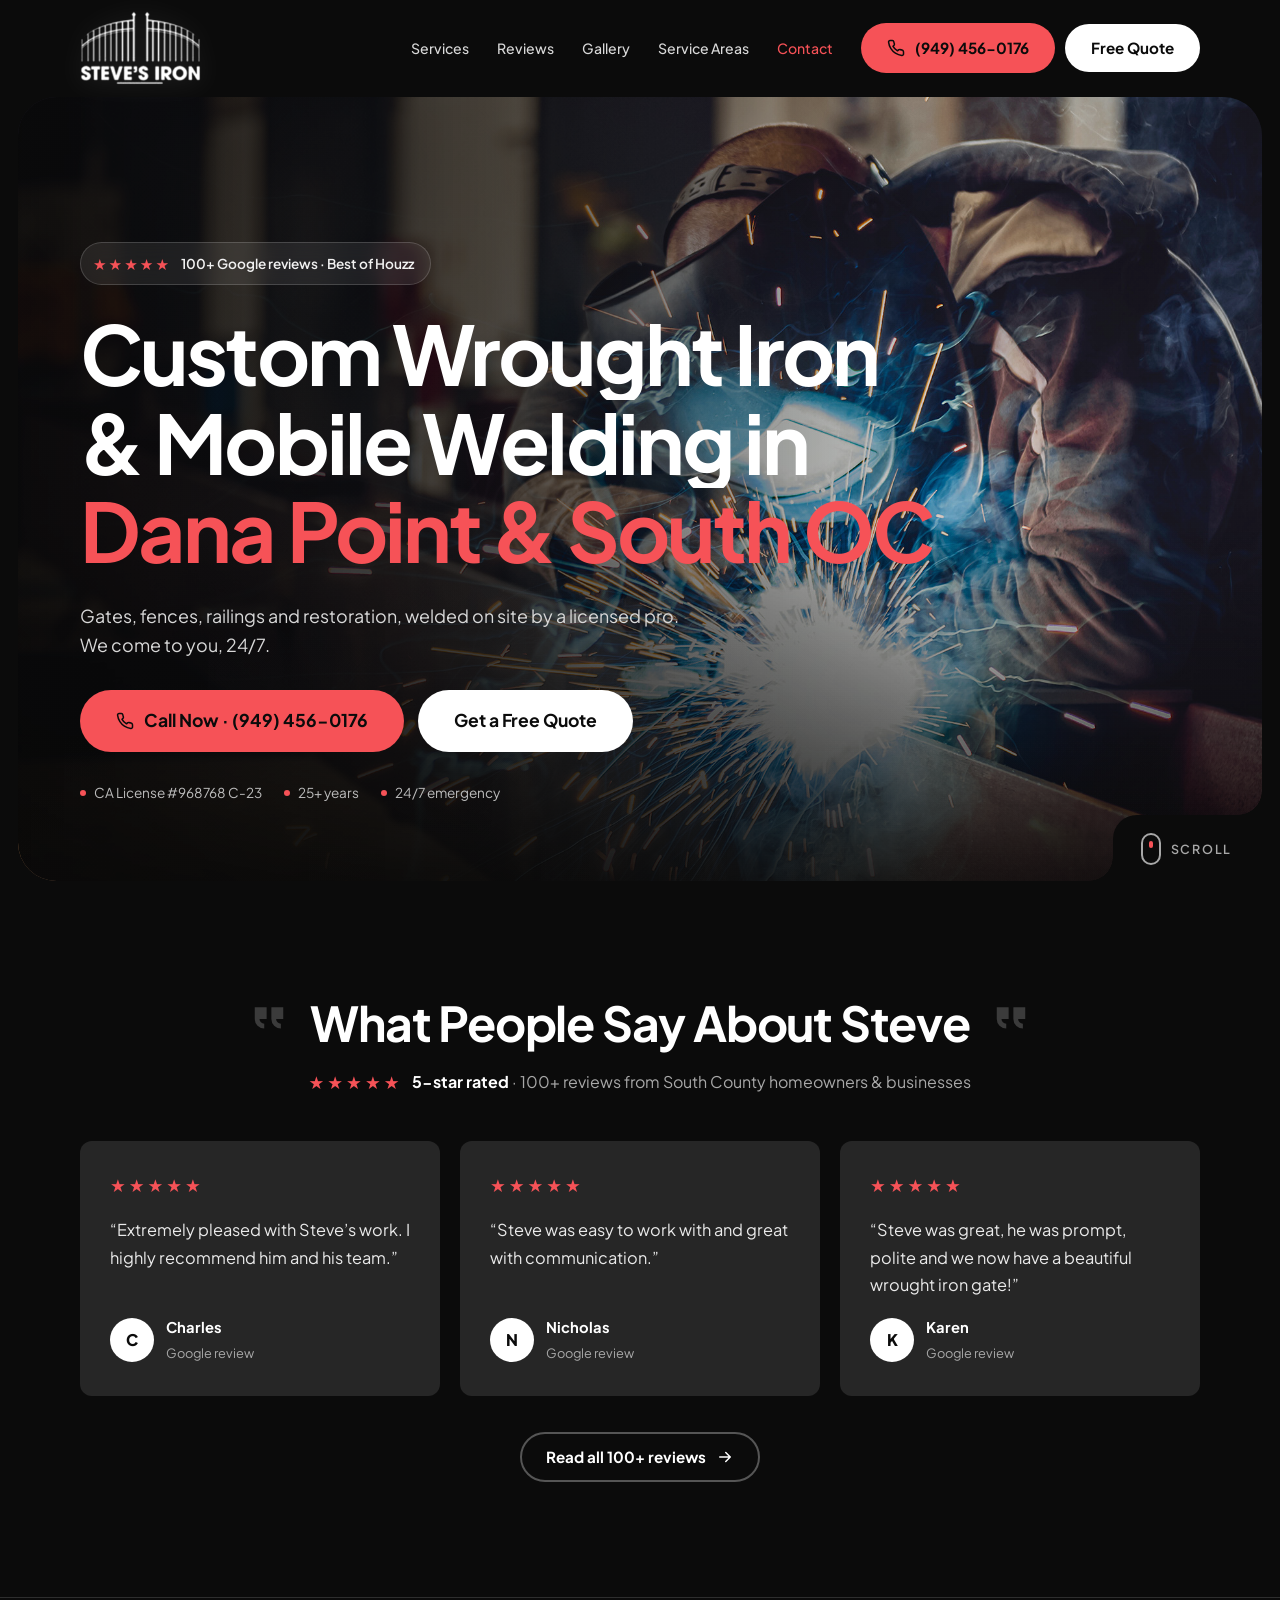
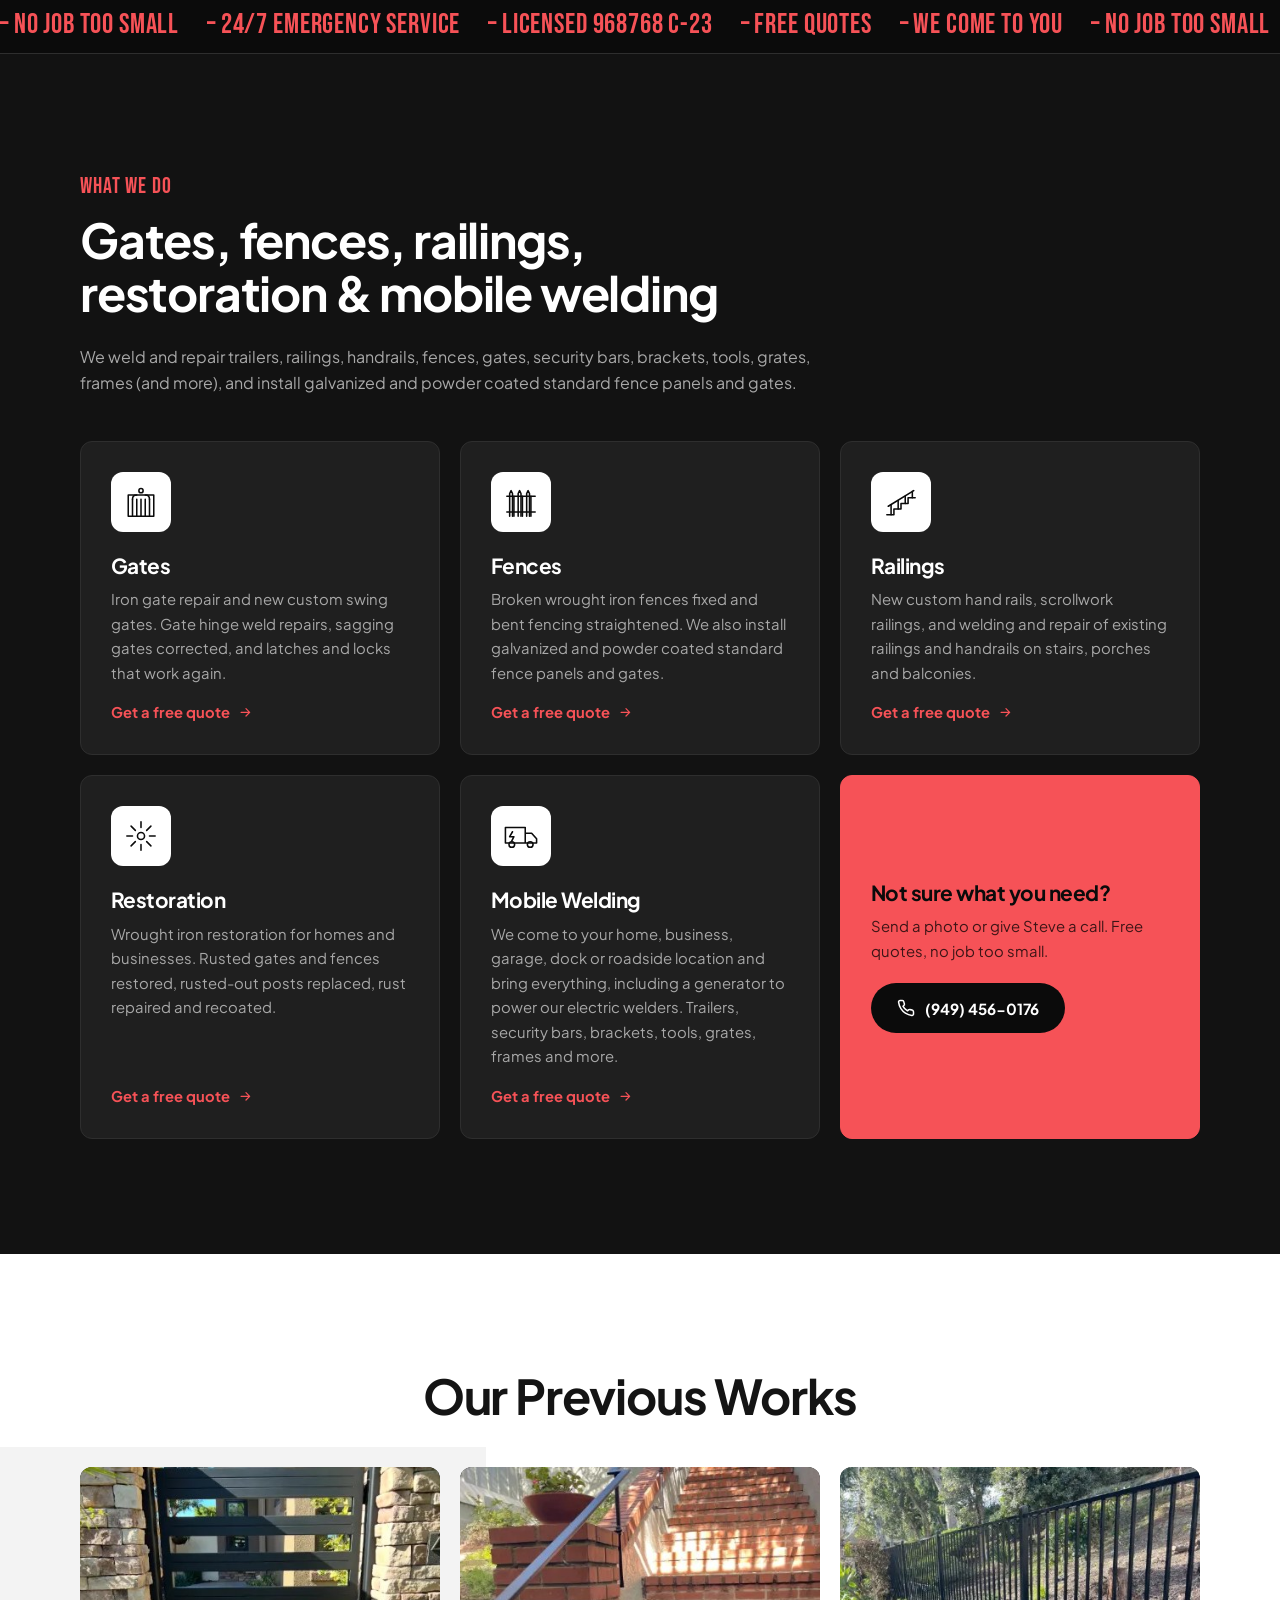
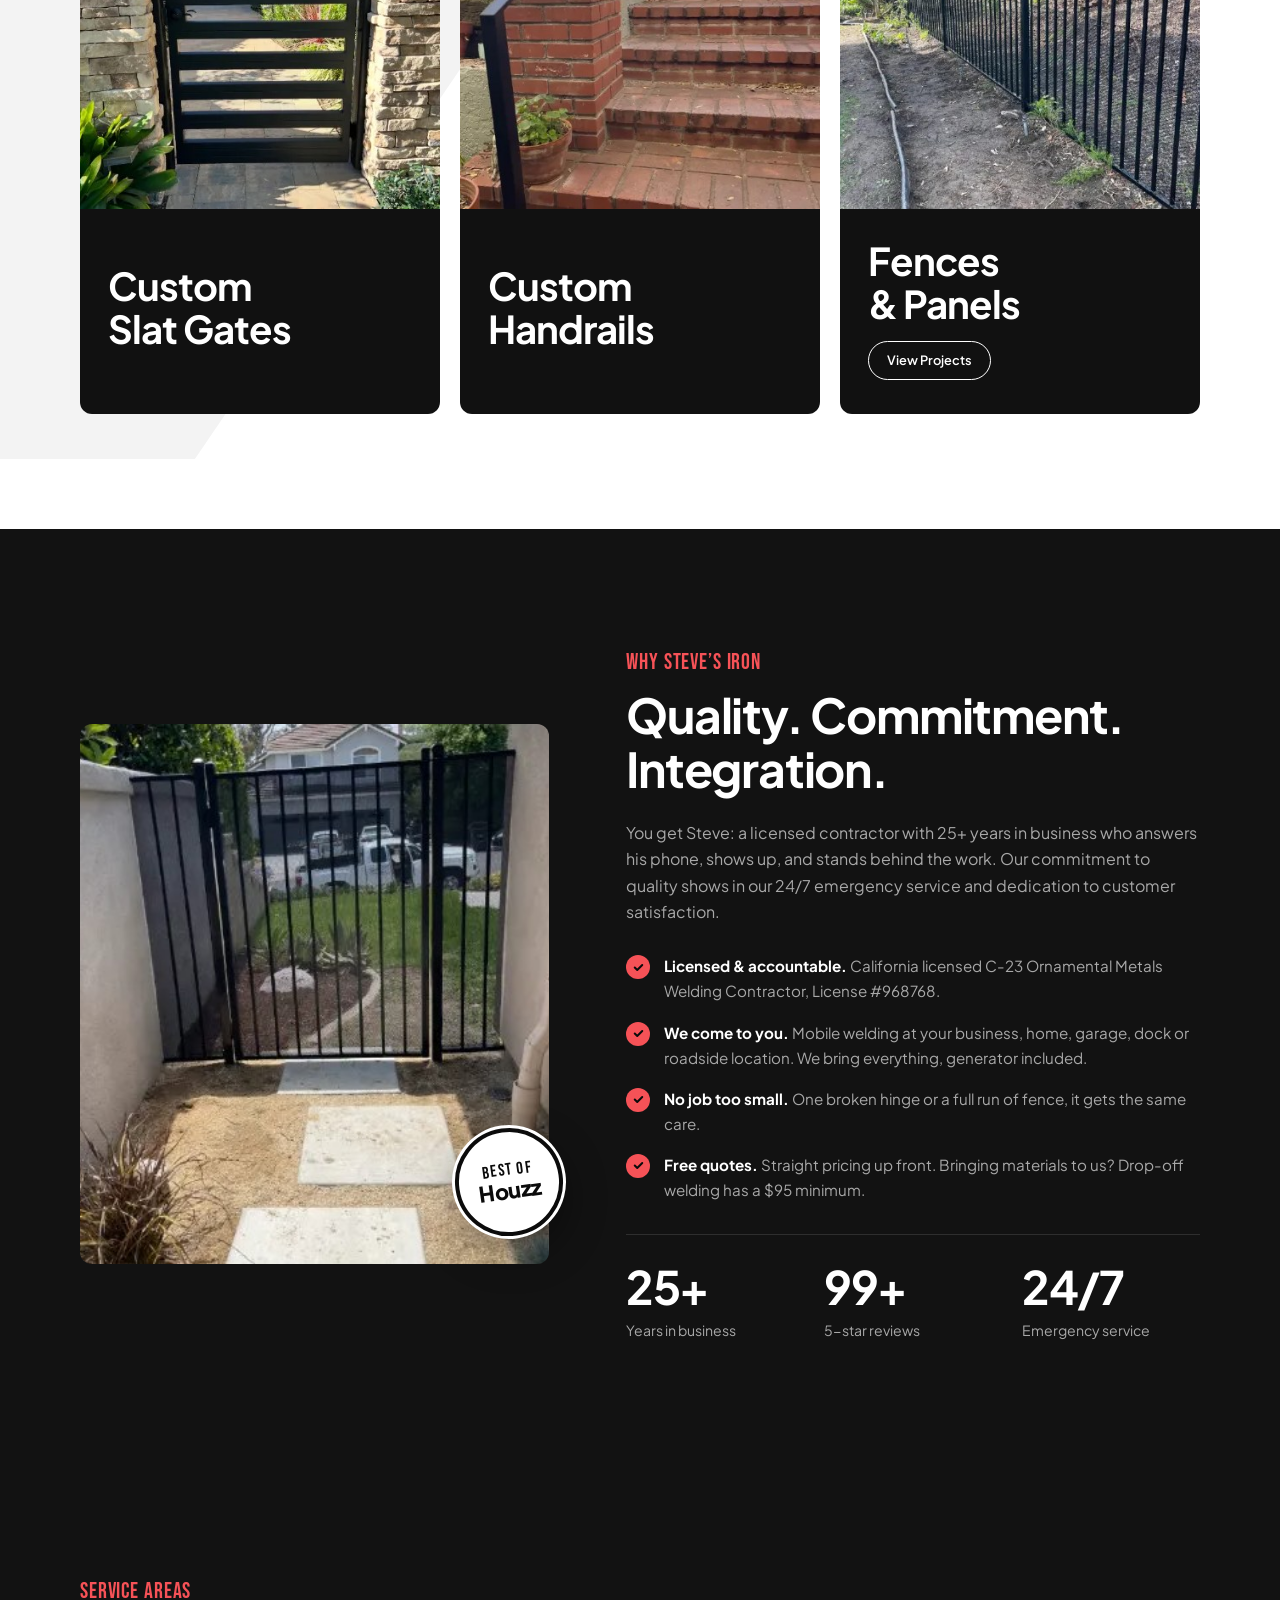
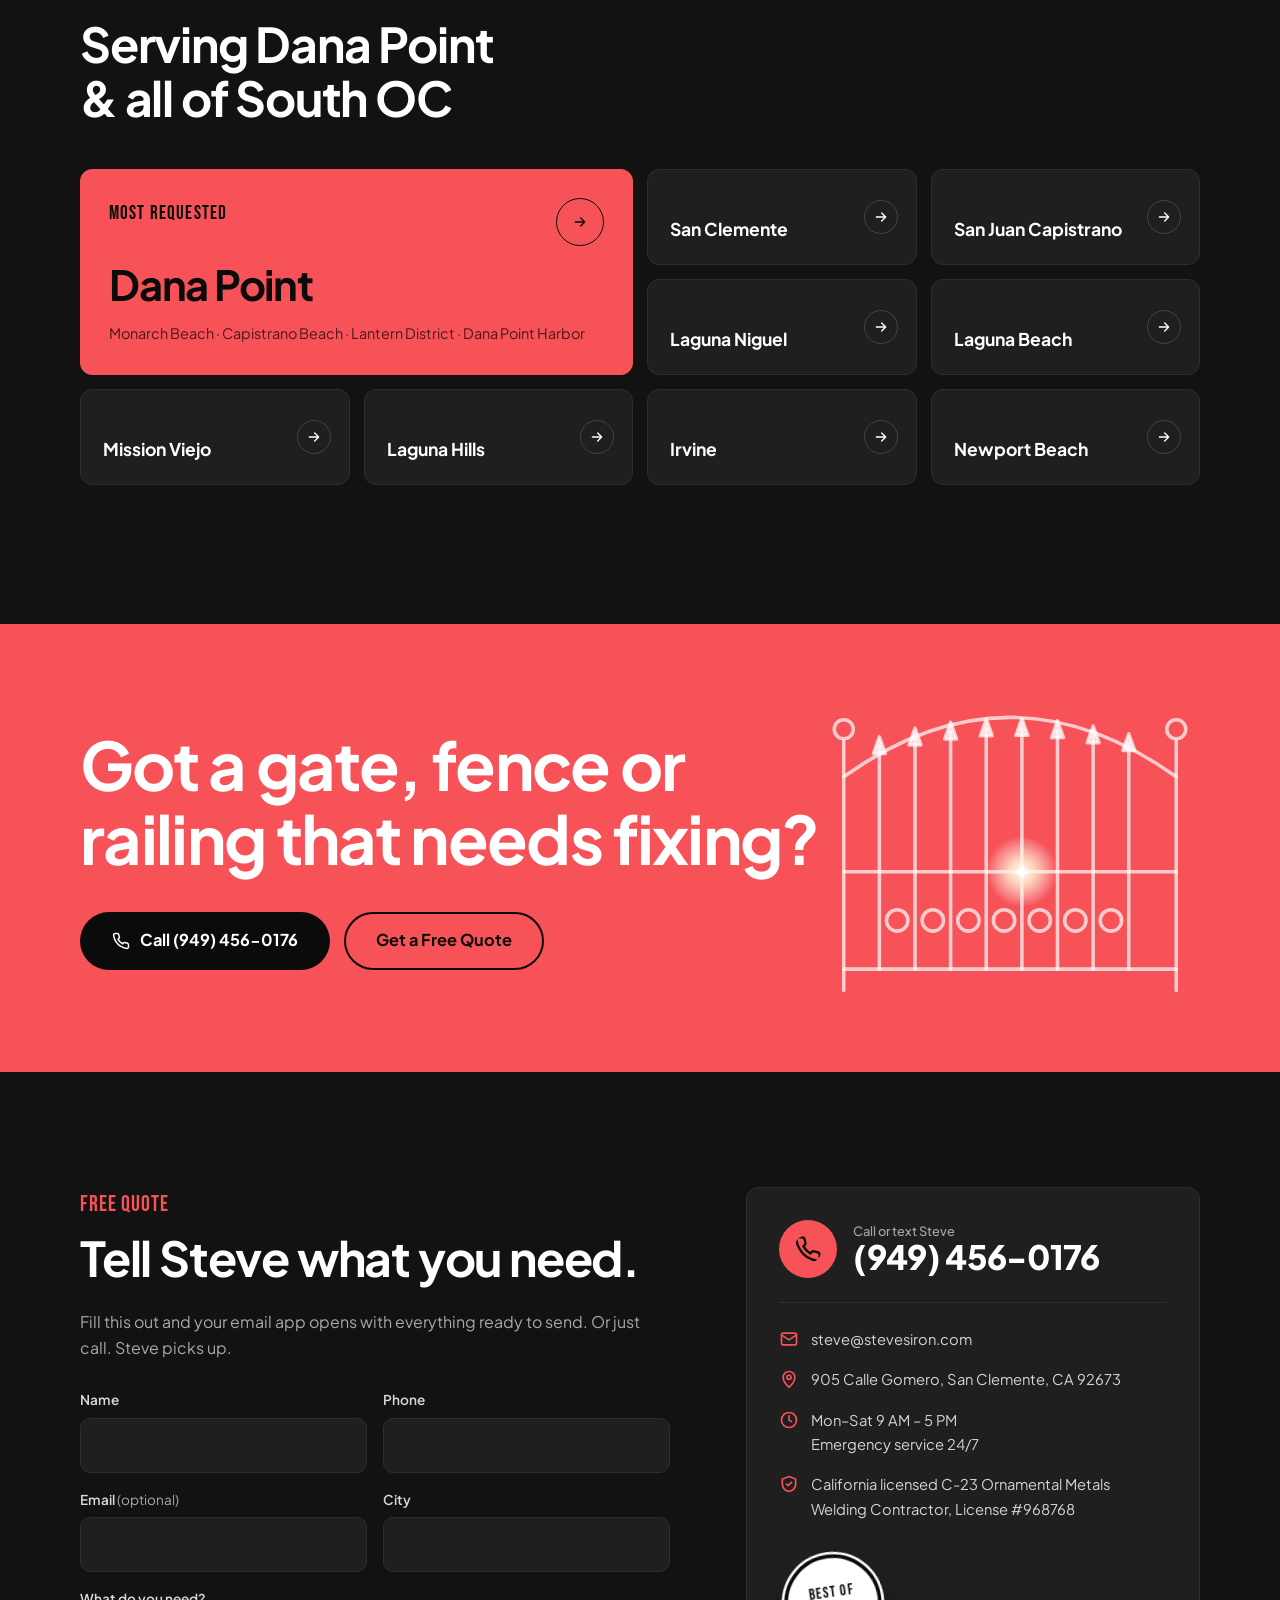
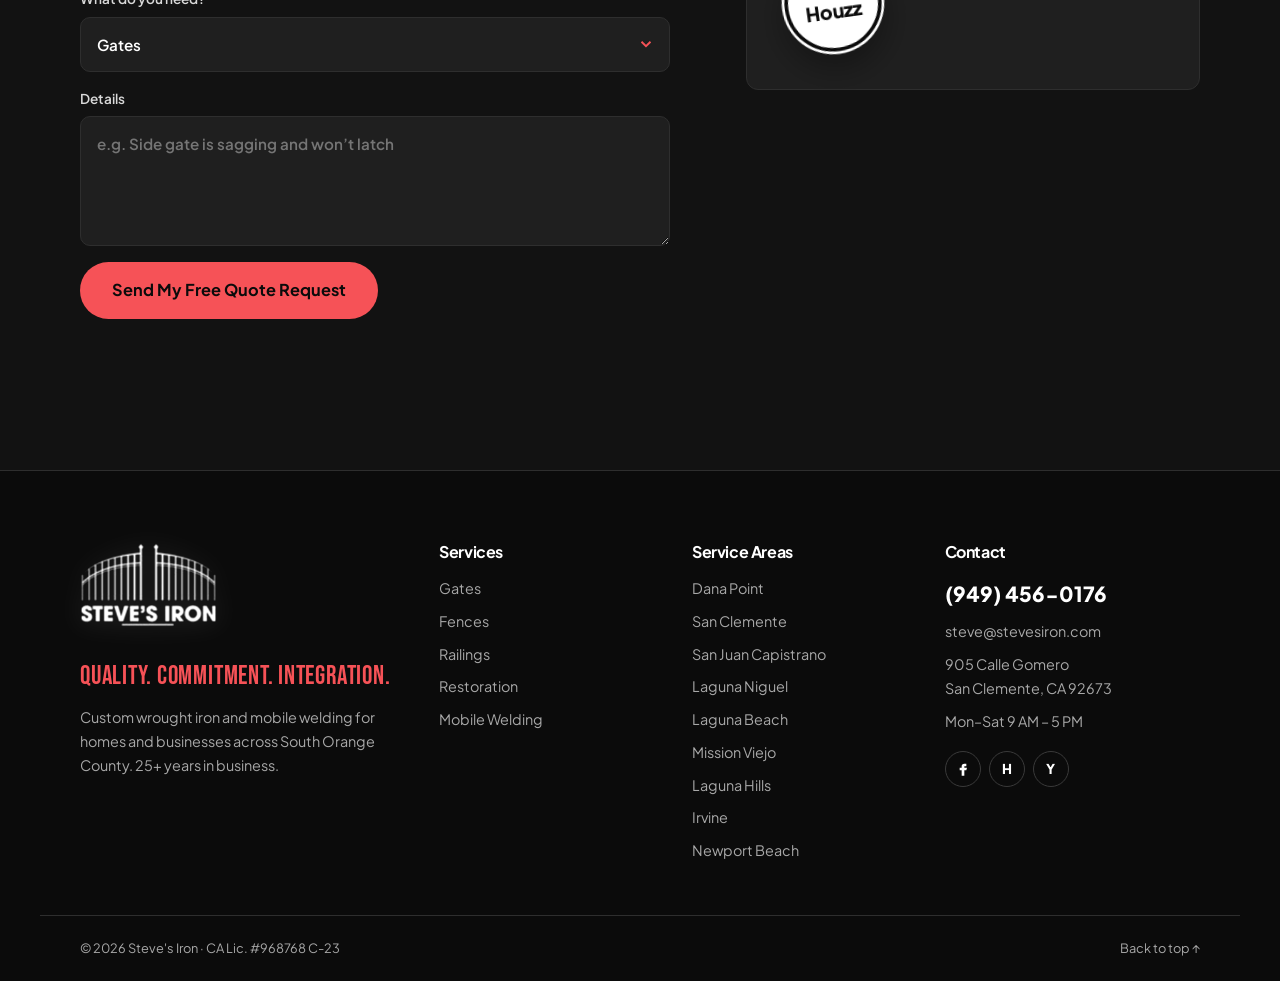
<file: index.html>
<!DOCTYPE html>
<html lang="en">
<head>
  <meta charset="UTF-8" />
  <meta name="viewport" content="width=device-width, initial-scale=1" />
  <title>Steve’s Iron | Custom Wrought Iron &amp; Mobile Welding in Dana Point &amp; South OC</title>
  <meta name="description" content="Custom wrought iron gates, fences, railings, restoration and mobile welding in Dana Point, San Clemente and South Orange County. Licensed C-23 #968768. 24/7. Call (949) 456-0176." />
  <meta name="theme-color" content="#0b0b0b" />
  <link rel="canonical" href="https://stevesiron.com/" />
  <link rel="icon" href="assets/img/favicon.svg" type="image/svg+xml" />
  <meta property="og:type" content="website" />
  <meta property="og:title" content="Steve’s Iron | Custom Wrought Iron &amp; Mobile Welding in Dana Point &amp; South OC" />
  <meta property="og:description" content="Custom wrought iron gates, fences, railings, restoration and mobile welding in Dana Point, San Clemente and South Orange County. Licensed C-23 #968768. 24/7. Call (949) 456-0176." />
  <meta property="og:url" content="https://stevesiron.com/" />
  <meta property="og:image" content="https://stevesiron.com/assets/img/gallery/job-10.jpg" />
  <link rel="preload" href="assets/fonts/plus-jakarta-sans-400.woff2" as="font" type="font/woff2" crossorigin />
  <link rel="stylesheet" href="assets/css/fonts.css" />
  <link rel="stylesheet" href="assets/css/styles.css" />
  <script type="application/ld+json">{"@context":"https://schema.org","@type":"HomeAndConstructionBusiness","name":"Steve's Iron","slogan":"Quality. Commitment. Integration.","description":"Custom wrought iron and mobile welding: gates, fences, railings, restoration and on-site welding across South Orange County.","url":"https://stevesiron.com/","telephone":"+1-949-456-0176","email":"steve@stevesiron.com","address":{"@type":"PostalAddress","streetAddress":"905 Calle Gomero","addressLocality":"San Clemente","addressRegion":"CA","postalCode":"92673","addressCountry":"US"},"openingHoursSpecification":[{"@type":"OpeningHoursSpecification","dayOfWeek":["Monday","Tuesday","Wednesday","Thursday","Friday","Saturday"],"opens":"09:00","closes":"17:00"}],"areaServed":["Dana Point","San Clemente","San Juan Capistrano","Laguna Niguel","Laguna Beach","Mission Viejo","Laguna Hills","Irvine","Newport Beach"],"sameAs":["https://www.facebook.com/p/Steves-Iron-100066639412856/","https://www.yelp.com/biz/steves-iron-san-clemente","https://www.houzz.com/professionals/fencing-and-gate-sales-and-construction/steves-iron-pfvwus-pf~2050751198"]}</script>
</head>
<body>
  <a class="skip-link" href="#main">Skip to content</a>
  <header class="site-header">
    <div class="container header-inner">
      
<a href="" class="logo" aria-label="Steve's Iron home">
  <img src="assets/img/logo-white.png" alt="Steve's Iron" width="768" height="471" />
</a>
      <nav class="nav" aria-label="Main">
        <ul class="nav-menu" id="nav-menu">
          <li><a href="#services">Services</a></li>
                    <li><a href="#reviews">Reviews</a></li>
          <li><a href="gallery/">Gallery</a></li>
          <li><a href="service-areas/">Service Areas</a></li>
          <li><a href="#contact">Contact</a></li>
        </ul>
      </nav>
      <div class="header-cta">
        <a href="tel:+19494560176" class="btn btn-red btn-call" aria-label="Call (949) 456-0176"><svg viewBox="0 0 24 24" aria-hidden="true"><path d="M22 16.9v3a2 2 0 0 1-2.2 2 19.8 19.8 0 0 1-8.6-3.1 19.5 19.5 0 0 1-6-6A19.8 19.8 0 0 1 2.1 4.2 2 2 0 0 1 4.1 2h3a2 2 0 0 1 2 1.7c.1.9.4 1.8.7 2.7a2 2 0 0 1-.5 2.1L8 9.8a16 16 0 0 0 6 6l1.3-1.3a2 2 0 0 1 2.1-.4c.9.3 1.8.6 2.7.7a2 2 0 0 1 1.7 2z"/></svg><span class="call-label">Call Now</span><span class="call-number">(949) 456-0176</span></a>
        <a href="#quote" class="btn btn-light">Free Quote</a>
        <button class="nav-toggle" aria-expanded="false" aria-controls="nav-menu" aria-label="Open menu"><span></span><span></span><span></span></button>
      </div>
    </div>
  </header>
  <main id="main">
    <section class="hero" aria-label="Intro">
      <div class="hero-frame">
        <div class="hero-bg photo" data-img="assets/img/hero-welder.jpg" data-fallback="assets/img/gallery/job-10.jpg" role="img" aria-label="Steve’s Iron welding and iron work"></div>
        <div class="hero-shade" aria-hidden="true"></div>
        <div class="hero-content">
          <a class="hero-rating" href="#reviews"><span class="stars" aria-hidden="true">★★★★★</span> 100+ Google reviews &middot; Best of Houzz</a>
          <h1 class="hero-title">
            <span class="line"><span>Custom Wrought Iron</span></span>
            <span class="line"><span>&amp; Mobile Welding in</span></span>
            <span class="line"><span><em>Dana Point &amp; South OC</em></span></span>
          </h1>
          <p class="hero-lead">Gates, fences, railings and restoration, welded on site by a licensed pro. We come to you, 24/7.</p>
          <div class="hero-actions">
            <a href="tel:+19494560176" class="btn btn-red btn-xl"><svg viewBox="0 0 24 24" aria-hidden="true"><path d="M22 16.9v3a2 2 0 0 1-2.2 2 19.8 19.8 0 0 1-8.6-3.1 19.5 19.5 0 0 1-6-6A19.8 19.8 0 0 1 2.1 4.2 2 2 0 0 1 4.1 2h3a2 2 0 0 1 2 1.7c.1.9.4 1.8.7 2.7a2 2 0 0 1-.5 2.1L8 9.8a16 16 0 0 0 6 6l1.3-1.3a2 2 0 0 1 2.1-.4c.9.3 1.8.6 2.7.7a2 2 0 0 1 1.7 2z"/></svg> Call Now &middot; (949) 456-0176</a>
            <a href="#quote" class="btn btn-light btn-xl">Get a Free Quote</a>
          </div>
          <ul class="hero-trust">
            <li>CA License #968768 C-23</li>
            <li>25+ years</li>
            <li>24/7 emergency</li>
          </ul>
        </div>
        <a class="hero-notch" href="#reviews" aria-label="Scroll to reviews">
          <span class="scroll-dot" aria-hidden="true"></span> Scroll
        </a>
      </div>
    </section>

    
  <section class="section reviews" id="reviews">
    <div class="container">
      <div class="section-title">
        <span class="title-mark" aria-hidden="true"><svg viewBox="0 0 32 32" aria-hidden="true"><path d="M4 6h10v10H8a4 4 0 0 0 4 4v4a8 8 0 0 1-8-8V6zm14 0h10v10h-6a4 4 0 0 0 4 4v4a8 8 0 0 1-8-8V6z" fill="currentColor" stroke="none"/></svg></span>
        <h2>What People Say About Steve</h2>
        <span class="title-mark" aria-hidden="true"><svg viewBox="0 0 32 32" aria-hidden="true"><path d="M4 6h10v10H8a4 4 0 0 0 4 4v4a8 8 0 0 1-8-8V6zm14 0h10v10h-6a4 4 0 0 0 4 4v4a8 8 0 0 1-8-8V6z" fill="currentColor" stroke="none"/></svg></span>
      </div>
      <div class="rating-summary">
        <span class="stars" aria-hidden="true">★★★★★</span>
        <span><strong>5-star rated</strong> &middot; 100+ reviews from South County homeowners &amp; businesses</span>
      </div>
      <div class="review-grid">
        
        <figure class="review">
          <span class="stars" aria-label="5 out of 5 stars">★★★★★</span>
          <blockquote>“Extremely pleased with Steve’s work. I highly recommend him and his team.”</blockquote>
          <figcaption>
            <span class="avatar" aria-hidden="true">C</span>
            <span><strong>Charles</strong><small>Google review</small></span>
          </figcaption>
        </figure>
        <figure class="review">
          <span class="stars" aria-label="5 out of 5 stars">★★★★★</span>
          <blockquote>“Steve was easy to work with and great with communication.”</blockquote>
          <figcaption>
            <span class="avatar" aria-hidden="true">N</span>
            <span><strong>Nicholas</strong><small>Google review</small></span>
          </figcaption>
        </figure>
        <figure class="review">
          <span class="stars" aria-label="5 out of 5 stars">★★★★★</span>
          <blockquote>“Steve was great, he was prompt, polite and we now have a beautiful wrought iron gate!”</blockquote>
          <figcaption>
            <span class="avatar" aria-hidden="true">K</span>
            <span><strong>Karen</strong><small>Google review</small></span>
          </figcaption>
        </figure>
      </div>
      <div class="center-actions">
        <a href="https://www.google.com/search?q=Steve%27s+Iron+San+Clemente+reviews" target="_blank" rel="noopener" class="btn btn-outline-light">Read all 100+ reviews <svg viewBox="0 0 24 24" aria-hidden="true"><path d="M5 12h14M13 6l6 6-6 6"/></svg></a>
      </div>
    </div>
  </section>

    
  <section class="band" aria-label="No job too small, 24/7 emergency service, Licensed 968768 C-23, Free quotes, We come to you">
    <div class="band-track"><div class="band-group"><span>&ndash; No job too small</span><span>&ndash; 24/7 emergency service</span><span>&ndash; Licensed 968768 C-23</span><span>&ndash; Free quotes</span><span>&ndash; We come to you</span></div><div class="band-group" aria-hidden="true"><span>&ndash; No job too small</span><span>&ndash; 24/7 emergency service</span><span>&ndash; Licensed 968768 C-23</span><span>&ndash; Free quotes</span><span>&ndash; We come to you</span></div></div>
  </section>

    <section class="section services" id="services">
      <div class="container">
        <div class="section-head">
          <p class="eyebrow">What We Do</p>
          <h2>Gates, fences, railings, restoration &amp; mobile welding</h2>
          <p class="muted">We weld and repair trailers, railings, handrails, fences, gates, security bars, brackets, tools, grates, frames (and more), and install galvanized and powder coated standard fence panels and gates.</p>
        </div>
        
  <div class="service-grid">
    
    <article class="service" id="gates">
      <div class="service-icon"><svg viewBox="0 0 48 48" aria-hidden="true"><path d="M6 44V14M42 44V14M6 14h36M6 44h36"/><path d="M12 44V20M18 44V20M24 44V20M30 44V20M36 44V20"/><path d="M12 20c0-4 3-6 6-6M36 20c0-4-3-6-6-6"/><circle cx="24" cy="8" r="3"/></svg></div>
      <h3>Gates</h3>
      <p>Iron gate repair and new custom swing gates. Gate hinge weld repairs, sagging gates corrected, and latches and locks that work again.</p>
      <a href="#quote" class="text-link">Get a free quote <svg viewBox="0 0 24 24" aria-hidden="true"><path d="M5 12h14M13 6l6 6-6 6"/></svg></a>
    </article>
    <article class="service" id="fences">
      <div class="service-icon"><svg viewBox="0 0 48 48" aria-hidden="true"><path d="M4 16h40M4 38h40"/><path d="M8 44V12l2-4 2 4v32M20 44V12l2-4 2 4v32M32 44V12l2-4 2 4v32"/><path d="M14 44V16M26 44V16M38 44V16"/></svg></div>
      <h3>Fences</h3>
      <p>Broken wrought iron fences fixed and bent fencing straightened. We also install galvanized and powder coated standard fence panels and gates.</p>
      <a href="#quote" class="text-link">Get a free quote <svg viewBox="0 0 24 24" aria-hidden="true"><path d="M5 12h14M13 6l6 6-6 6"/></svg></a>
    </article>
    <article class="service" id="railings">
      <div class="service-icon"><svg viewBox="0 0 48 48" aria-hidden="true"><path d="M4 42h10v-8h10v-8h10v-8h10"/><path d="M6 30 42 8"/><path d="M10 42V28M20 34V22M30 26V16M40 18V9"/></svg></div>
      <h3>Railings</h3>
      <p>New custom hand rails, scrollwork railings, and welding and repair of existing railings and handrails on stairs, porches and balconies.</p>
      <a href="#quote" class="text-link">Get a free quote <svg viewBox="0 0 24 24" aria-hidden="true"><path d="M5 12h14M13 6l6 6-6 6"/></svg></a>
    </article>
    <article class="service" id="restoration">
      <div class="service-icon"><svg viewBox="0 0 48 48" aria-hidden="true"><path d="M24 4v8M24 36v8M4 24h8M36 24h8M10 10l6 6M32 32l6 6M38 10l-6 6M16 32l-6 6"/><circle cx="24" cy="24" r="5"/></svg></div>
      <h3>Restoration</h3>
      <p>Wrought iron restoration for homes and businesses. Rusted gates and fences restored, rusted-out posts replaced, rust repaired and recoated.</p>
      <a href="#quote" class="text-link">Get a free quote <svg viewBox="0 0 24 24" aria-hidden="true"><path d="M5 12h14M13 6l6 6-6 6"/></svg></a>
    </article>
    <article class="service" id="mobile-welding">
      <div class="service-icon"><svg viewBox="0 0 48 48" aria-hidden="true"><path d="M2 12h28v22H2zM30 20h9l7 8v6H30z"/><circle cx="11" cy="36" r="4"/><circle cx="37" cy="36" r="4"/><path d="m12 18-4 7h6l-3 6"/></svg></div>
      <h3>Mobile Welding</h3>
      <p>We come to your home, business, garage, dock or roadside location and bring everything, including a generator to power our electric welders. Trailers, security bars, brackets, tools, grates, frames and more.</p>
      <a href="#quote" class="text-link">Get a free quote <svg viewBox="0 0 24 24" aria-hidden="true"><path d="M5 12h14M13 6l6 6-6 6"/></svg></a>
    </article>
    <article class="service service-cta">
      <h3>Not sure what you need?</h3>
      <p>Send a photo or give Steve a call. Free quotes, no job too small.</p>
      <a href="tel:+19494560176" class="btn btn-black"><svg viewBox="0 0 24 24" aria-hidden="true"><path d="M22 16.9v3a2 2 0 0 1-2.2 2 19.8 19.8 0 0 1-8.6-3.1 19.5 19.5 0 0 1-6-6A19.8 19.8 0 0 1 2.1 4.2 2 2 0 0 1 4.1 2h3a2 2 0 0 1 2 1.7c.1.9.4 1.8.7 2.7a2 2 0 0 1-.5 2.1L8 9.8a16 16 0 0 0 6 6l1.3-1.3a2 2 0 0 1 2.1-.4c.9.3 1.8.6 2.7.7a2 2 0 0 1 1.7 2z"/></svg> (949) 456-0176</a>
    </article>
  </div>
      </div>
    </section>

    <section class="section works" id="work">
      <div class="works-shape" aria-hidden="true"></div>
      <div class="container">
        <h2 class="works-title">Our Previous Works</h2>
        <div class="work-grid">
          
          <article class="work-card">
            <div class="photo " data-img="assets/img/gallery/job-10.jpg" role="img" aria-label="Custom Slat Gates"></div>
            <div class="work-body">
              <h3>Custom<br />Slat Gates</h3>
              
            </div>
          </article>
          <article class="work-card">
            <div class="photo " data-img="assets/img/gallery/job-04.jpg" role="img" aria-label="Custom Handrails"></div>
            <div class="work-body">
              <h3>Custom<br />Handrails</h3>
              
            </div>
          </article>
          <article class="work-card">
            <div class="photo " data-img="assets/img/gallery/job-09.jpg" role="img" aria-label="Fences &amp; Panels"></div>
            <div class="work-body">
              <h3>Fences<br />& Panels</h3>
              <a href="gallery/" class="pill-link">View Projects</a>
            </div>
          </article>
        </div>
      </div>
    </section>

    <section class="section about" id="about">
      <div class="container about-grid">
        <div class="about-photo">
          <div class="photo " data-img="assets/img/gallery/job-05.jpg" role="img" aria-label="Wrought iron side yard gate by Steve’s Iron"></div>
          
<a class="houzz-badge" href="https://www.houzz.com/professionals/fencing-and-gate-sales-and-construction/steves-iron-pfvwus-pf~2050751198" target="_blank" rel="noopener" aria-label="Best of Houzz, see Steve's Iron on Houzz">
  <span class="hb-top">Best of</span><span class="hb-name">Houzz</span>
</a>
        </div>
        <div>
          <p class="eyebrow">Why Steve’s Iron</p>
          <h2>Quality. Commitment. Integration.</h2>
          <p class="muted">You get Steve: a licensed contractor with 25+ years in business who answers his phone, shows up, and stands behind the work. Our commitment to quality shows in our 24/7 emergency service and dedication to customer satisfaction.</p>
          <ul class="checks">
            <li><strong>Licensed &amp; accountable.</strong> California licensed C-23 Ornamental Metals Welding Contractor, License #968768.</li>
            <li><strong>We come to you.</strong> Mobile welding at your business, home, garage, dock or roadside location. We bring everything, generator included.</li>
            <li><strong>No job too small.</strong> One broken hinge or a full run of fence, it gets the same care.</li>
            <li><strong>Free quotes.</strong> Straight pricing up front. Bringing materials to us? Drop-off welding has a $95 minimum.</li>
          </ul>
          <div class="stats">
            <div class="stat"><strong data-count="25" data-suffix="+">25+</strong><span>Years in business</span></div>
            <div class="stat"><strong data-count="100" data-suffix="+">100+</strong><span>5-star reviews</span></div>
            <div class="stat"><strong>24/7</strong><span>Emergency service</span></div>
          </div>
        </div>
      </div>
    </section>

    <section class="section areas" id="areas">
      <div class="container">
        <div class="section-head">
          <p class="eyebrow">Service Areas</p>
          <h2>Serving Dana Point &amp; all of South OC</h2>
        </div>
        <div class="area-grid">
          
          <a class="area-card area-featured" href="service-areas/dana-point/">
            <span class="area-name">Dana Point</span>
            <span class="area-note">Monarch Beach · Capistrano Beach · Lantern District · Dana Point Harbor</span>
            <span class="area-arrow"><svg viewBox="0 0 24 24" aria-hidden="true"><path d="M5 12h14M13 6l6 6-6 6"/></svg></span>
          </a>
          <a class="area-card" href="service-areas/san-clemente/">
            <span class="area-name">San Clemente</span>
            
            <span class="area-arrow"><svg viewBox="0 0 24 24" aria-hidden="true"><path d="M5 12h14M13 6l6 6-6 6"/></svg></span>
          </a>
          <a class="area-card" href="service-areas/san-juan-capistrano/">
            <span class="area-name">San Juan Capistrano</span>
            
            <span class="area-arrow"><svg viewBox="0 0 24 24" aria-hidden="true"><path d="M5 12h14M13 6l6 6-6 6"/></svg></span>
          </a>
          <a class="area-card" href="service-areas/laguna-niguel/">
            <span class="area-name">Laguna Niguel</span>
            
            <span class="area-arrow"><svg viewBox="0 0 24 24" aria-hidden="true"><path d="M5 12h14M13 6l6 6-6 6"/></svg></span>
          </a>
          <a class="area-card" href="service-areas/laguna-beach/">
            <span class="area-name">Laguna Beach</span>
            
            <span class="area-arrow"><svg viewBox="0 0 24 24" aria-hidden="true"><path d="M5 12h14M13 6l6 6-6 6"/></svg></span>
          </a>
          <a class="area-card" href="service-areas/mission-viejo/">
            <span class="area-name">Mission Viejo</span>
            
            <span class="area-arrow"><svg viewBox="0 0 24 24" aria-hidden="true"><path d="M5 12h14M13 6l6 6-6 6"/></svg></span>
          </a>
          <a class="area-card" href="service-areas/laguna-hills/">
            <span class="area-name">Laguna Hills</span>
            
            <span class="area-arrow"><svg viewBox="0 0 24 24" aria-hidden="true"><path d="M5 12h14M13 6l6 6-6 6"/></svg></span>
          </a>
          <a class="area-card" href="service-areas/irvine/">
            <span class="area-name">Irvine</span>
            
            <span class="area-arrow"><svg viewBox="0 0 24 24" aria-hidden="true"><path d="M5 12h14M13 6l6 6-6 6"/></svg></span>
          </a>
          <a class="area-card" href="service-areas/newport-beach/">
            <span class="area-name">Newport Beach</span>
            
            <span class="area-arrow"><svg viewBox="0 0 24 24" aria-hidden="true"><path d="M5 12h14M13 6l6 6-6 6"/></svg></span>
          </a>
        </div>
      </div>
    </section>

    
  <section class="cta-band">
    <div class="container cta-inner">
      <h2>Got a gate, fence or railing that needs fixing?</h2>
      <div class="cta-actions">
        <a href="tel:+19494560176" class="btn btn-black btn-lg"><svg viewBox="0 0 24 24" aria-hidden="true"><path d="M22 16.9v3a2 2 0 0 1-2.2 2 19.8 19.8 0 0 1-8.6-3.1 19.5 19.5 0 0 1-6-6A19.8 19.8 0 0 1 2.1 4.2 2 2 0 0 1 4.1 2h3a2 2 0 0 1 2 1.7c.1.9.4 1.8.7 2.7a2 2 0 0 1-.5 2.1L8 9.8a16 16 0 0 0 6 6l1.3-1.3a2 2 0 0 1 2.1-.4c.9.3 1.8.6 2.7.7a2 2 0 0 1 1.7 2z"/></svg> Call (949) 456-0176</a>
        <a href="#quote" class="btn btn-white btn-lg">Get a Free Quote</a>
      </div>
      <svg class="cta-art" viewBox="0 0 320 260" aria-hidden="true">
        <defs><radialGradient id="weldGlow"><stop offset="0" stop-color="#fff" stop-opacity="1"/><stop offset=".35" stop-color="#fff5d6" stop-opacity=".8"/><stop offset="1" stop-color="#fff" stop-opacity="0"/></radialGradient></defs>
        <g class="gate">
          <path class="draw" d="M20 250V40M300 250V40"/>
          <circle class="draw" cx="20" cy="30" r="8"/><circle class="draw" cx="300" cy="30" r="8"/>
          <path class="draw" d="M20 70Q160-30 300 70"/>
          <path class="draw" d="M20 150H300M20 232H300"/>
          <path class="draw" d="M50 232V44.4"/><path class="draw tip" d="M45 50.4L50 36.4L55 50.4Z"/><path class="draw" d="M80 232V37.2"/><path class="draw tip" d="M75 43.2L80 29.2L85 43.2Z"/><path class="draw" d="M110 232V32.2"/><path class="draw tip" d="M105 38.2L110 24.2L115 38.2Z"/><path class="draw" d="M140 232V29.5"/><path class="draw tip" d="M135 35.5L140 21.5L145 35.5Z"/><path class="draw" d="M170 232V29.1"/><path class="draw tip" d="M165 35.1L170 21.1L175 35.1Z"/><path class="draw" d="M200 232V31.0"/><path class="draw tip" d="M195 37.0L200 23.0L205 37.0Z"/><path class="draw" d="M230 232V35.3"/><path class="draw tip" d="M225 41.3L230 27.3L235 41.3Z"/><path class="draw" d="M260 232V41.8"/><path class="draw tip" d="M255 47.8L260 33.8L265 47.8Z"/>
          <circle class="draw" cx="65" cy="191" r="9"/><circle class="draw" cx="95" cy="191" r="9"/><circle class="draw" cx="125" cy="191" r="9"/><circle class="draw" cx="155" cy="191" r="9"/><circle class="draw" cx="185" cy="191" r="9"/><circle class="draw" cx="215" cy="191" r="9"/><circle class="draw" cx="245" cy="191" r="9"/>
        </g>
        <g class="weld" transform="translate(170 150)">
          <circle class="weld-glow" r="30" fill="url(#weldGlow)"/>
          <circle class="weld-core" r="4"/>
          <g transform="rotate(-170)"><line class="spark" x1="0" y1="0" x2="20" y2="0" style="--d:0.00s;--l:46px"/></g><g transform="rotate(-151)"><line class="spark" x1="0" y1="0" x2="20" y2="0" style="--d:0.09s;--l:60px"/></g><g transform="rotate(-132)"><line class="spark" x1="0" y1="0" x2="20" y2="0" style="--d:0.18s;--l:74px"/></g><g transform="rotate(-125)"><line class="spark" x1="0" y1="0" x2="20" y2="0" style="--d:0.27s;--l:88px"/></g><g transform="rotate(-106)"><line class="spark" x1="0" y1="0" x2="20" y2="0" style="--d:0.36s;--l:46px"/></g><g transform="rotate(-87)"><line class="spark" x1="0" y1="0" x2="20" y2="0" style="--d:0.45s;--l:60px"/></g><g transform="rotate(-80)"><line class="spark" x1="0" y1="0" x2="20" y2="0" style="--d:0.54s;--l:74px"/></g><g transform="rotate(-61)"><line class="spark" x1="0" y1="0" x2="20" y2="0" style="--d:0.63s;--l:88px"/></g><g transform="rotate(-42)"><line class="spark" x1="0" y1="0" x2="20" y2="0" style="--d:0.72s;--l:46px"/></g><g transform="rotate(-35)"><line class="spark" x1="0" y1="0" x2="20" y2="0" style="--d:0.81s;--l:60px"/></g><g transform="rotate(-16)"><line class="spark" x1="0" y1="0" x2="20" y2="0" style="--d:0.90s;--l:74px"/></g><g transform="rotate(3)"><line class="spark" x1="0" y1="0" x2="20" y2="0" style="--d:0.99s;--l:88px"/></g>
        </g>
      </svg>
    </div>
  </section>
    
  <section class="section contact" id="contact">
    <div class="container contact-grid">
      <div id="quote">
        <p class="eyebrow">Free Quote</p>
        <h2>Tell Steve what you need.</h2>
        <p class="muted">Fill this out and your email app opens with everything ready to send. Or just call. Steve picks up.</p>
        <form class="quote-form" id="quote-form" novalidate>
          <div class="form-row">
            <label><span>Name</span><input type="text" name="name" required autocomplete="name" /></label>
            <label><span>Phone</span><input type="tel" name="phone" required autocomplete="tel" /></label>
          </div>
          <div class="form-row">
            <label><span>Email <em>(optional)</em></span><input type="email" name="email" autocomplete="email" /></label>
            <label><span>City</span><input type="text" name="city" value="" autocomplete="address-level2" /></label>
          </div>
          <label><span>What do you need?</span>
            <select name="service">
              <option>Gates</option><option>Fences</option><option>Railings</option><option>Restoration</option><option>Mobile Welding</option>
              <option>Emergency repair</option>
              <option>Something else</option>
            </select>
          </label>
          <label><span>Details</span><textarea name="message" rows="4" required placeholder="e.g. Side gate is sagging and won’t latch"></textarea></label>
          <button type="submit" class="btn btn-red btn-lg">Send My Free Quote Request</button>
          <p class="form-status" role="status" aria-live="polite"></p>
        </form>
      </div>
      <aside class="contact-info">
        <a class="big-phone" href="tel:+19494560176"><svg viewBox="0 0 24 24" aria-hidden="true"><path d="M22 16.9v3a2 2 0 0 1-2.2 2 19.8 19.8 0 0 1-8.6-3.1 19.5 19.5 0 0 1-6-6A19.8 19.8 0 0 1 2.1 4.2 2 2 0 0 1 4.1 2h3a2 2 0 0 1 2 1.7c.1.9.4 1.8.7 2.7a2 2 0 0 1-.5 2.1L8 9.8a16 16 0 0 0 6 6l1.3-1.3a2 2 0 0 1 2.1-.4c.9.3 1.8.6 2.7.7a2 2 0 0 1 1.7 2z"/></svg><span><small>Call or text Steve</small>(949) 456-0176</span></a>
        <ul class="info-list">
          <li><svg viewBox="0 0 24 24" aria-hidden="true"><rect x="3" y="5" width="18" height="14" rx="2"/><path d="m3 7 9 6 9-6"/></svg><a href="mailto:steve@stevesiron.com">steve@stevesiron.com</a></li>
          <li><svg viewBox="0 0 24 24" aria-hidden="true"><path d="M12 22s-7-6.2-7-12a7 7 0 1 1 14 0c0 5.8-7 12-7 12z"/><circle cx="12" cy="10" r="2.5"/></svg><a href="https://maps.google.com/?q=905+Calle+Gomero,+San+Clemente,+CA+92673" target="_blank" rel="noopener">905 Calle Gomero, San Clemente, CA 92673</a></li>
          <li><svg viewBox="0 0 24 24" aria-hidden="true"><circle cx="12" cy="12" r="9"/><path d="M12 7v5l3 2"/></svg><span>Mon–Sat 9 AM – 5 PM<br />Emergency service 24/7</span></li>
          <li><svg viewBox="0 0 24 24" aria-hidden="true"><path d="M12 3 4 6v6c0 5 3.5 8 8 9 4.5-1 8-4 8-9V6l-8-3z"/><path d="m9 12 2 2 4-4"/></svg><span>California licensed C-23 Ornamental Metals Welding Contractor, License #968768</span></li>
        </ul>
        
<a class="houzz-badge" href="https://www.houzz.com/professionals/fencing-and-gate-sales-and-construction/steves-iron-pfvwus-pf~2050751198" target="_blank" rel="noopener" aria-label="Best of Houzz, see Steve's Iron on Houzz">
  <span class="hb-top">Best of</span><span class="hb-name">Houzz</span>
</a>
      </aside>
    </div>
  </section>

  </main>
  <footer class="site-footer">
    <div class="container footer-grid">
      <div class="footer-brand">
        
<a href="" class="logo" aria-label="Steve's Iron home">
  <img src="assets/img/logo-white.png" alt="Steve's Iron" width="768" height="471" />
</a>
        <p class="footer-tagline">Quality. Commitment. Integration.</p>
        <p>Custom wrought iron and mobile welding for homes and businesses across South Orange County. 25+ years in business.</p>
      </div>
      <div>
        <h4>Services</h4>
        <ul><li><a href="#gates">Gates</a></li><li><a href="#fences">Fences</a></li><li><a href="#railings">Railings</a></li><li><a href="#restoration">Restoration</a></li><li><a href="#mobile-welding">Mobile Welding</a></li></ul>
      </div>
      <div>
        <h4>Service Areas</h4>
        <ul><li><a href="service-areas/dana-point/">Dana Point</a></li><li><a href="service-areas/san-clemente/">San Clemente</a></li><li><a href="service-areas/san-juan-capistrano/">San Juan Capistrano</a></li><li><a href="service-areas/laguna-niguel/">Laguna Niguel</a></li><li><a href="service-areas/laguna-beach/">Laguna Beach</a></li><li><a href="service-areas/mission-viejo/">Mission Viejo</a></li><li><a href="service-areas/laguna-hills/">Laguna Hills</a></li><li><a href="service-areas/irvine/">Irvine</a></li><li><a href="service-areas/newport-beach/">Newport Beach</a></li></ul>
      </div>
      <div>
        <h4>Contact</h4>
        <ul>
          <li><a href="tel:+19494560176" class="footer-phone">(949) 456-0176</a></li>
          <li><a href="mailto:steve@stevesiron.com">steve@stevesiron.com</a></li>
          <li>905 Calle Gomero<br />San Clemente, CA 92673</li>
          <li>Mon–Sat 9 AM – 5 PM</li>
        </ul>
        <div class="socials">
          <a href="https://www.facebook.com/p/Steves-Iron-100066639412856/" target="_blank" rel="noopener" aria-label="Facebook"><svg viewBox="0 0 24 24" aria-hidden="true"><path d="M14 8h3V4h-3a4 4 0 0 0-4 4v2H7v4h3v8h4v-8h3l1-4h-4V8z" fill="currentColor" stroke="none"/></svg></a>
          <a href="https://www.houzz.com/professionals/fencing-and-gate-sales-and-construction/steves-iron-pfvwus-pf~2050751198" target="_blank" rel="noopener" aria-label="Houzz">H</a>
          <a href="https://www.yelp.com/biz/steves-iron-san-clemente" target="_blank" rel="noopener" aria-label="Yelp">Y</a>
        </div>
      </div>
    </div>
    <div class="container footer-bottom">
      <span>&copy; <span id="year">2026</span> Steve's Iron &middot; CA Lic. #968768 C-23</span>
      <a href="#main">Back to top &uarr;</a>
    </div>
  </footer>
  <div class="mobile-bar">
    <a href="tel:+19494560176" class="btn btn-red"><svg viewBox="0 0 24 24" aria-hidden="true"><path d="M22 16.9v3a2 2 0 0 1-2.2 2 19.8 19.8 0 0 1-8.6-3.1 19.5 19.5 0 0 1-6-6A19.8 19.8 0 0 1 2.1 4.2 2 2 0 0 1 4.1 2h3a2 2 0 0 1 2 1.7c.1.9.4 1.8.7 2.7a2 2 0 0 1-.5 2.1L8 9.8a16 16 0 0 0 6 6l1.3-1.3a2 2 0 0 1 2.1-.4c.9.3 1.8.6 2.7.7a2 2 0 0 1 1.7 2z"/></svg> Call Now</a>
    <a href="#quote" class="btn btn-light">Free Quote</a>
  </div>
  <script src="assets/js/main.js" defer></script>
</body>
</html>
</file>
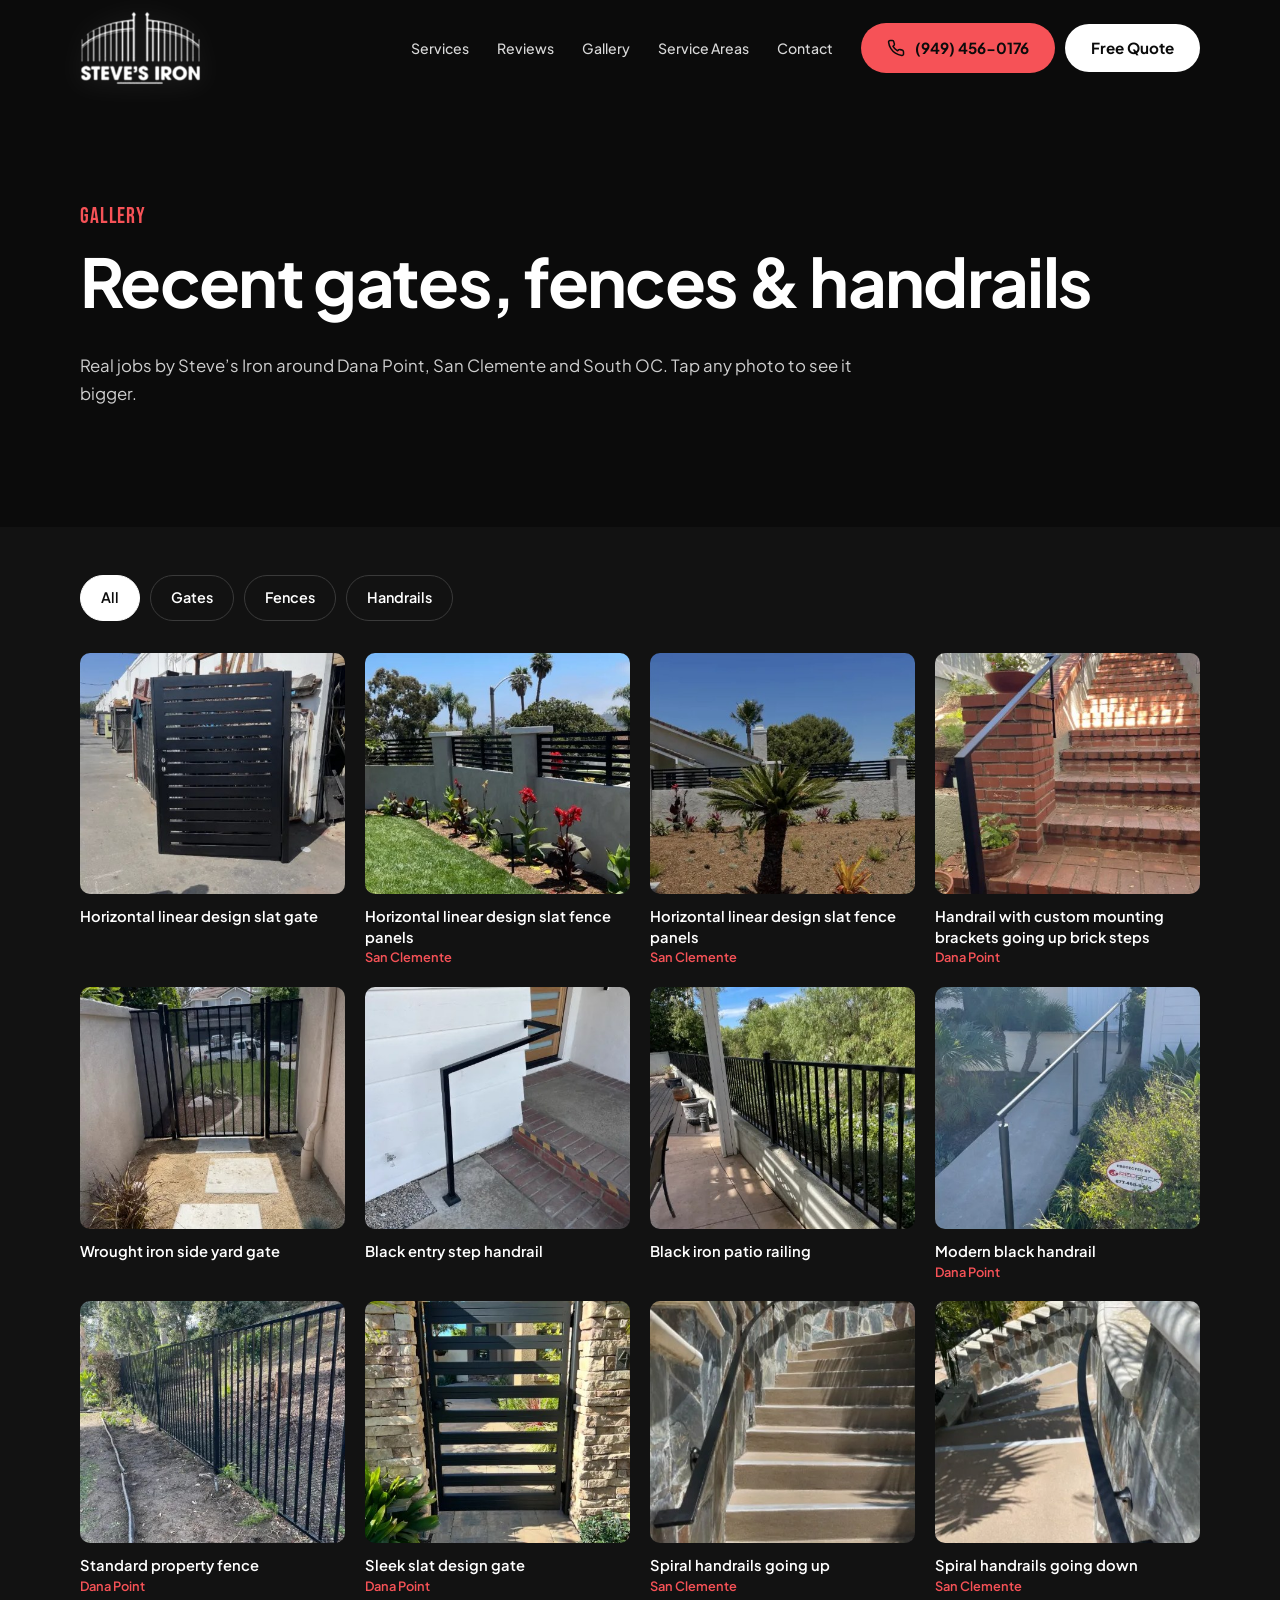
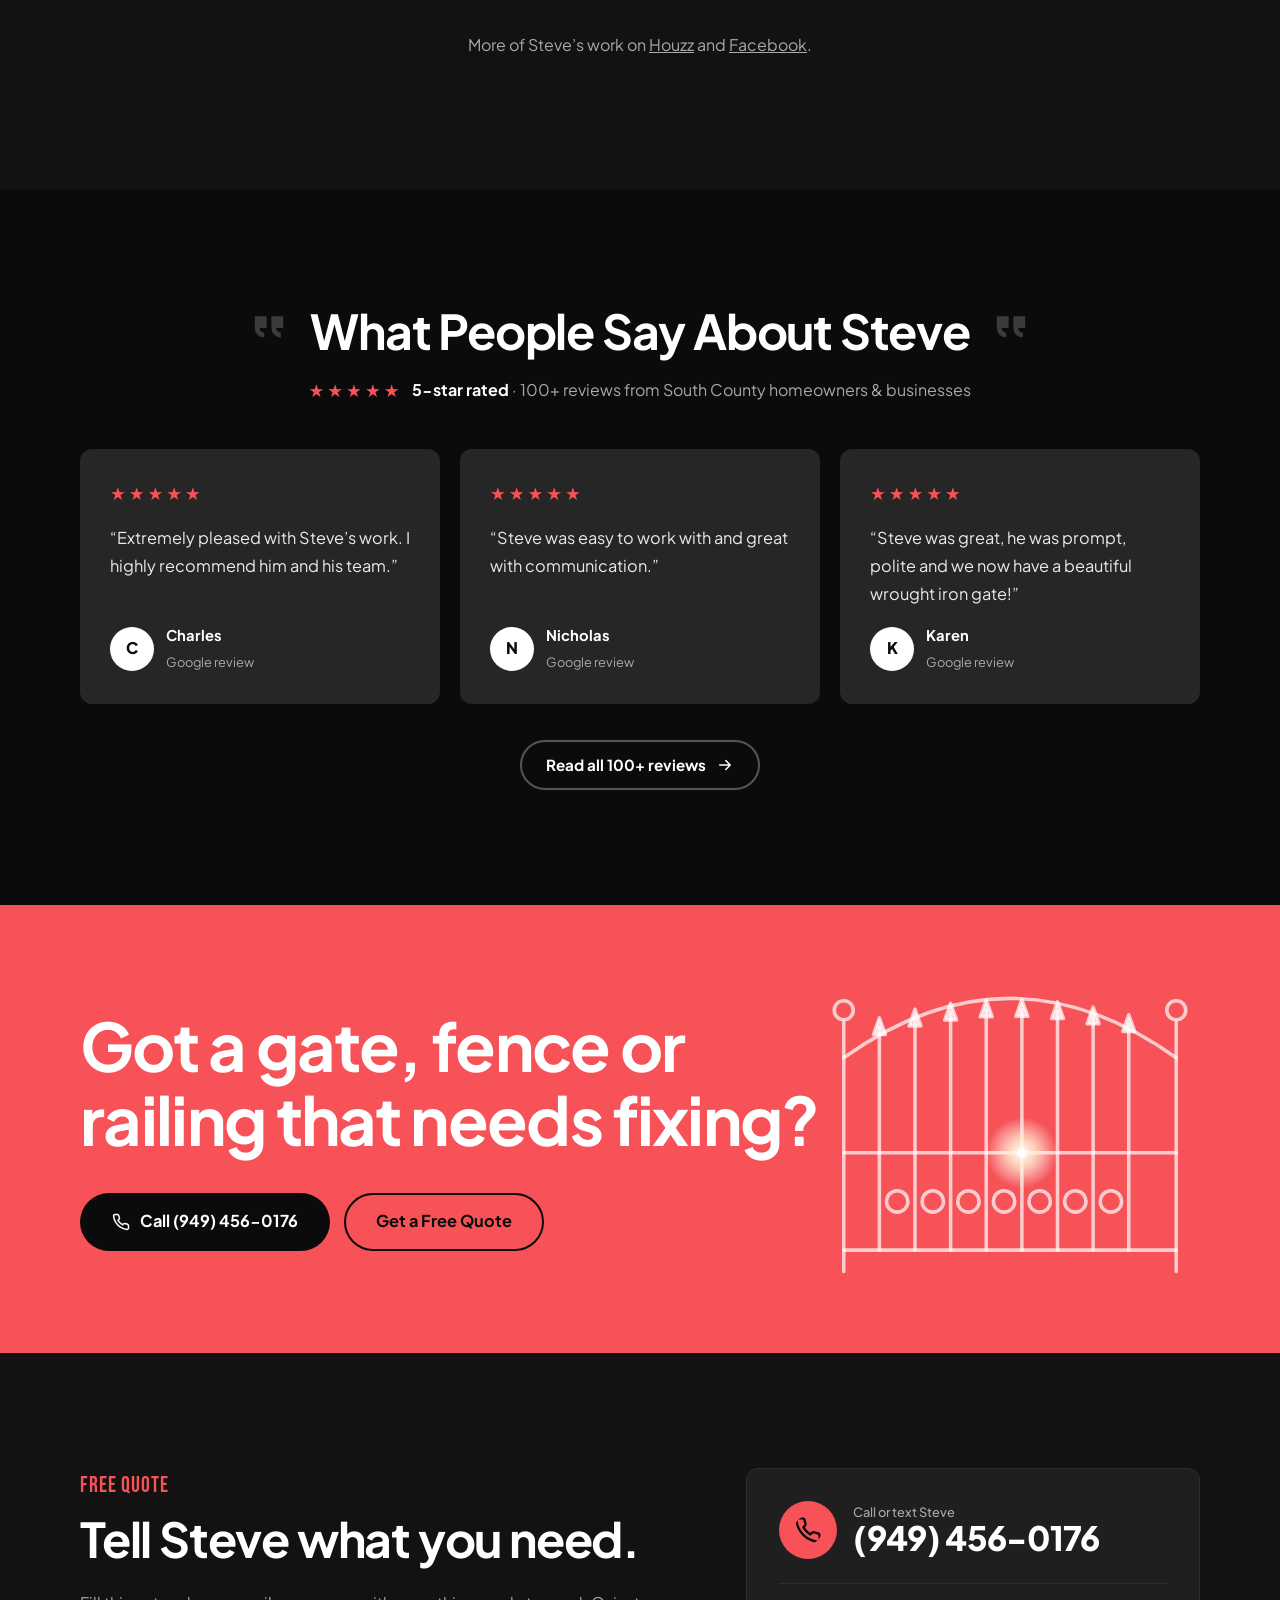
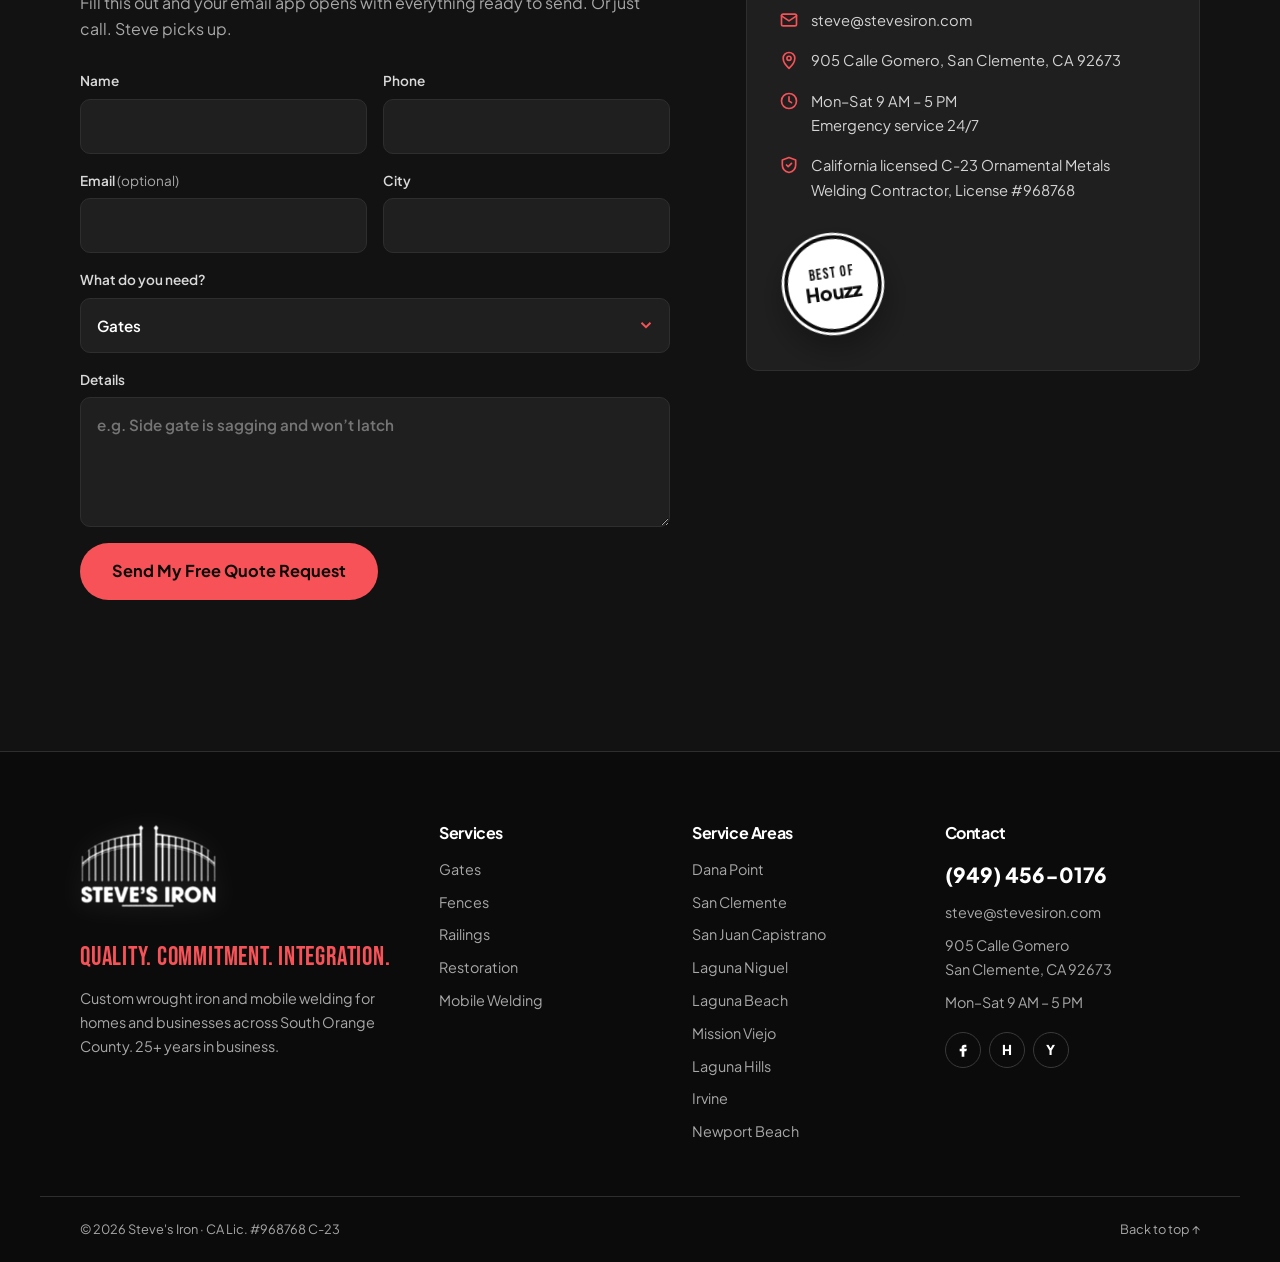
<file: gallery/index.html>
<!DOCTYPE html>
<html lang="en">
<head>
  <meta charset="UTF-8" />
  <meta name="viewport" content="width=device-width, initial-scale=1" />
  <title>Gallery | Steve’s Iron: Gates, Fences &amp; Handrails in South OC</title>
  <meta name="description" content="Photos of custom slat gates, fence panels, property fences and handrails built by Steve’s Iron in Dana Point, San Clemente and South Orange County." />
  <meta name="theme-color" content="#0b0b0b" />
  <link rel="canonical" href="https://stevesiron.com/gallery/" />
  <link rel="icon" href="../assets/img/favicon.svg" type="image/svg+xml" />
  <meta property="og:type" content="website" />
  <meta property="og:title" content="Gallery | Steve’s Iron: Gates, Fences &amp; Handrails in South OC" />
  <meta property="og:description" content="Photos of custom slat gates, fence panels, property fences and handrails built by Steve’s Iron in Dana Point, San Clemente and South Orange County." />
  <meta property="og:url" content="https://stevesiron.com/gallery/" />
  <meta property="og:image" content="https://stevesiron.com/assets/img/gallery/job-10.jpg" />
  <link rel="preload" href="../assets/fonts/plus-jakarta-sans-400.woff2" as="font" type="font/woff2" crossorigin />
  <link rel="stylesheet" href="../assets/css/fonts.css" />
  <link rel="stylesheet" href="../assets/css/styles.css" />
  <script type="application/ld+json">{"@context":"https://schema.org","@type":"HomeAndConstructionBusiness","name":"Steve's Iron","slogan":"Quality. Commitment. Integration.","description":"Custom wrought iron and mobile welding: gates, fences, railings, restoration and on-site welding across South Orange County.","url":"https://stevesiron.com/","telephone":"+1-949-456-0176","email":"steve@stevesiron.com","address":{"@type":"PostalAddress","streetAddress":"905 Calle Gomero","addressLocality":"San Clemente","addressRegion":"CA","postalCode":"92673","addressCountry":"US"},"openingHoursSpecification":[{"@type":"OpeningHoursSpecification","dayOfWeek":["Monday","Tuesday","Wednesday","Thursday","Friday","Saturday"],"opens":"09:00","closes":"17:00"}],"areaServed":["Dana Point","San Clemente","San Juan Capistrano","Laguna Niguel","Laguna Beach","Mission Viejo","Laguna Hills","Irvine","Newport Beach"],"sameAs":["https://www.facebook.com/p/Steves-Iron-100066639412856/","https://www.yelp.com/biz/steves-iron-san-clemente","https://www.houzz.com/professionals/fencing-and-gate-sales-and-construction/steves-iron-pfvwus-pf~2050751198"]}</script>
</head>
<body>
  <a class="skip-link" href="#main">Skip to content</a>
  <header class="site-header">
    <div class="container header-inner">
      
<a href="../" class="logo" aria-label="Steve's Iron home">
  <img src="../assets/img/logo-white.png" alt="Steve's Iron" width="768" height="471" />
</a>
      <nav class="nav" aria-label="Main">
        <ul class="nav-menu" id="nav-menu">
          <li><a href="../#services">Services</a></li>
                    <li><a href="../#reviews">Reviews</a></li>
          <li><a href="../gallery/">Gallery</a></li>
          <li><a href="../service-areas/">Service Areas</a></li>
          <li><a href="../#contact">Contact</a></li>
        </ul>
      </nav>
      <div class="header-cta">
        <a href="tel:+19494560176" class="btn btn-red btn-call" aria-label="Call (949) 456-0176"><svg viewBox="0 0 24 24" aria-hidden="true"><path d="M22 16.9v3a2 2 0 0 1-2.2 2 19.8 19.8 0 0 1-8.6-3.1 19.5 19.5 0 0 1-6-6A19.8 19.8 0 0 1 2.1 4.2 2 2 0 0 1 4.1 2h3a2 2 0 0 1 2 1.7c.1.9.4 1.8.7 2.7a2 2 0 0 1-.5 2.1L8 9.8a16 16 0 0 0 6 6l1.3-1.3a2 2 0 0 1 2.1-.4c.9.3 1.8.6 2.7.7a2 2 0 0 1 1.7 2z"/></svg><span class="call-label">Call Now</span><span class="call-number">(949) 456-0176</span></a>
        <a href="../#quote" class="btn btn-light">Free Quote</a>
        <button class="nav-toggle" aria-expanded="false" aria-controls="nav-menu" aria-label="Open menu"><span></span><span></span><span></span></button>
      </div>
    </div>
  </header>
  <main id="main">
    <section class="page-hero">
      <div class="container">
        <p class="eyebrow">Gallery</p>
        <h1>Recent gates, fences &amp; handrails</h1>
        <p class="hero-lead">Real jobs by Steve’s Iron around Dana Point, San Clemente and South OC. Tap any photo to see it bigger.</p>
      </div>
    </section>
    <section class="section gallery-section">
      <div class="container">
        <div class="filters" role="group" aria-label="Filter photos">
          <button type="button" class="filter active" data-filter="All" aria-pressed="true">All</button><button type="button" class="filter" data-filter="Gates" aria-pressed="false">Gates</button><button type="button" class="filter" data-filter="Fences" aria-pressed="false">Fences</button><button type="button" class="filter" data-filter="Handrails" aria-pressed="false">Handrails</button>
        </div>
        <div class="gallery-grid">
          
          <figure class="g-item" data-type="Gates">
            <button type="button" class="g-open" aria-label="View larger: Horizontal linear design slat gate">
              <img src="../assets/img/gallery/job-01.jpg" alt="Horizontal linear design slat gate" loading="lazy" width="442" height="403" />
            </button>
            <figcaption>Horizontal linear design slat gate</figcaption>
          </figure>
          <figure class="g-item" data-type="Fences">
            <button type="button" class="g-open" aria-label="View larger: Horizontal linear design slat fence panels, San Clemente">
              <img src="../assets/img/gallery/job-02.jpg" alt="Horizontal linear design slat fence panels, San Clemente" loading="lazy" width="442" height="403" />
            </button>
            <figcaption>Horizontal linear design slat fence panels<span>San Clemente</span></figcaption>
          </figure>
          <figure class="g-item" data-type="Fences">
            <button type="button" class="g-open" aria-label="View larger: Horizontal linear design slat fence panels, San Clemente">
              <img src="../assets/img/gallery/job-03.jpg" alt="Horizontal linear design slat fence panels, San Clemente" loading="lazy" width="442" height="403" />
            </button>
            <figcaption>Horizontal linear design slat fence panels<span>San Clemente</span></figcaption>
          </figure>
          <figure class="g-item" data-type="Handrails">
            <button type="button" class="g-open" aria-label="View larger: Handrail with custom mounting brackets going up brick steps, Dana Point">
              <img src="../assets/img/gallery/job-04.jpg" alt="Handrail with custom mounting brackets going up brick steps, Dana Point" loading="lazy" width="442" height="403" />
            </button>
            <figcaption>Handrail with custom mounting brackets going up brick steps<span>Dana Point</span></figcaption>
          </figure>
          <figure class="g-item" data-type="Gates">
            <button type="button" class="g-open" aria-label="View larger: Wrought iron side yard gate">
              <img src="../assets/img/gallery/job-05.jpg" alt="Wrought iron side yard gate" loading="lazy" width="442" height="403" />
            </button>
            <figcaption>Wrought iron side yard gate</figcaption>
          </figure>
          <figure class="g-item" data-type="Handrails">
            <button type="button" class="g-open" aria-label="View larger: Black entry step handrail">
              <img src="../assets/img/gallery/job-06.jpg" alt="Black entry step handrail" loading="lazy" width="442" height="403" />
            </button>
            <figcaption>Black entry step handrail</figcaption>
          </figure>
          <figure class="g-item" data-type="Fences">
            <button type="button" class="g-open" aria-label="View larger: Black iron patio railing">
              <img src="../assets/img/gallery/job-07.jpg" alt="Black iron patio railing" loading="lazy" width="442" height="403" />
            </button>
            <figcaption>Black iron patio railing</figcaption>
          </figure>
          <figure class="g-item" data-type="Handrails">
            <button type="button" class="g-open" aria-label="View larger: Modern black handrail, Dana Point">
              <img src="../assets/img/gallery/job-08.jpg" alt="Modern black handrail, Dana Point" loading="lazy" width="442" height="403" />
            </button>
            <figcaption>Modern black handrail<span>Dana Point</span></figcaption>
          </figure>
          <figure class="g-item" data-type="Fences">
            <button type="button" class="g-open" aria-label="View larger: Standard property fence, Dana Point">
              <img src="../assets/img/gallery/job-09.jpg" alt="Standard property fence, Dana Point" loading="lazy" width="442" height="403" />
            </button>
            <figcaption>Standard property fence<span>Dana Point</span></figcaption>
          </figure>
          <figure class="g-item" data-type="Gates">
            <button type="button" class="g-open" aria-label="View larger: Sleek slat design gate, Dana Point">
              <img src="../assets/img/gallery/job-10.jpg" alt="Sleek slat design gate, Dana Point" loading="lazy" width="442" height="403" />
            </button>
            <figcaption>Sleek slat design gate<span>Dana Point</span></figcaption>
          </figure>
          <figure class="g-item" data-type="Handrails">
            <button type="button" class="g-open" aria-label="View larger: Spiral handrails going up, San Clemente">
              <img src="../assets/img/gallery/job-11.jpg" alt="Spiral handrails going up, San Clemente" loading="lazy" width="442" height="403" />
            </button>
            <figcaption>Spiral handrails going up<span>San Clemente</span></figcaption>
          </figure>
          <figure class="g-item" data-type="Handrails">
            <button type="button" class="g-open" aria-label="View larger: Spiral handrails going down, San Clemente">
              <img src="../assets/img/gallery/job-12.jpg" alt="Spiral handrails going down, San Clemente" loading="lazy" width="442" height="403" />
            </button>
            <figcaption>Spiral handrails going down<span>San Clemente</span></figcaption>
          </figure>
        </div>
        <p class="muted center">More of Steve’s work on <a href="https://www.houzz.com/professionals/fencing-and-gate-sales-and-construction/steves-iron-pfvwus-pf~2050751198" target="_blank" rel="noopener">Houzz</a> and <a href="https://www.facebook.com/p/Steves-Iron-100066639412856/" target="_blank" rel="noopener">Facebook</a>.</p>
      </div>
    </section>
    
  <section class="section reviews" id="reviews">
    <div class="container">
      <div class="section-title">
        <span class="title-mark" aria-hidden="true"><svg viewBox="0 0 32 32" aria-hidden="true"><path d="M4 6h10v10H8a4 4 0 0 0 4 4v4a8 8 0 0 1-8-8V6zm14 0h10v10h-6a4 4 0 0 0 4 4v4a8 8 0 0 1-8-8V6z" fill="currentColor" stroke="none"/></svg></span>
        <h2>What People Say About Steve</h2>
        <span class="title-mark" aria-hidden="true"><svg viewBox="0 0 32 32" aria-hidden="true"><path d="M4 6h10v10H8a4 4 0 0 0 4 4v4a8 8 0 0 1-8-8V6zm14 0h10v10h-6a4 4 0 0 0 4 4v4a8 8 0 0 1-8-8V6z" fill="currentColor" stroke="none"/></svg></span>
      </div>
      <div class="rating-summary">
        <span class="stars" aria-hidden="true">★★★★★</span>
        <span><strong>5-star rated</strong> &middot; 100+ reviews from South County homeowners &amp; businesses</span>
      </div>
      <div class="review-grid">
        
        <figure class="review">
          <span class="stars" aria-label="5 out of 5 stars">★★★★★</span>
          <blockquote>“Extremely pleased with Steve’s work. I highly recommend him and his team.”</blockquote>
          <figcaption>
            <span class="avatar" aria-hidden="true">C</span>
            <span><strong>Charles</strong><small>Google review</small></span>
          </figcaption>
        </figure>
        <figure class="review">
          <span class="stars" aria-label="5 out of 5 stars">★★★★★</span>
          <blockquote>“Steve was easy to work with and great with communication.”</blockquote>
          <figcaption>
            <span class="avatar" aria-hidden="true">N</span>
            <span><strong>Nicholas</strong><small>Google review</small></span>
          </figcaption>
        </figure>
        <figure class="review">
          <span class="stars" aria-label="5 out of 5 stars">★★★★★</span>
          <blockquote>“Steve was great, he was prompt, polite and we now have a beautiful wrought iron gate!”</blockquote>
          <figcaption>
            <span class="avatar" aria-hidden="true">K</span>
            <span><strong>Karen</strong><small>Google review</small></span>
          </figcaption>
        </figure>
      </div>
      <div class="center-actions">
        <a href="https://www.google.com/search?q=Steve%27s+Iron+San+Clemente+reviews" target="_blank" rel="noopener" class="btn btn-outline-light">Read all 100+ reviews <svg viewBox="0 0 24 24" aria-hidden="true"><path d="M5 12h14M13 6l6 6-6 6"/></svg></a>
      </div>
    </div>
  </section>
    
  <section class="cta-band">
    <div class="container cta-inner">
      <h2>Got a gate, fence or railing that needs fixing?</h2>
      <div class="cta-actions">
        <a href="tel:+19494560176" class="btn btn-black btn-lg"><svg viewBox="0 0 24 24" aria-hidden="true"><path d="M22 16.9v3a2 2 0 0 1-2.2 2 19.8 19.8 0 0 1-8.6-3.1 19.5 19.5 0 0 1-6-6A19.8 19.8 0 0 1 2.1 4.2 2 2 0 0 1 4.1 2h3a2 2 0 0 1 2 1.7c.1.9.4 1.8.7 2.7a2 2 0 0 1-.5 2.1L8 9.8a16 16 0 0 0 6 6l1.3-1.3a2 2 0 0 1 2.1-.4c.9.3 1.8.6 2.7.7a2 2 0 0 1 1.7 2z"/></svg> Call (949) 456-0176</a>
        <a href="#quote" class="btn btn-white btn-lg">Get a Free Quote</a>
      </div>
      <svg class="cta-art" viewBox="0 0 320 260" aria-hidden="true">
        <defs><radialGradient id="weldGlow"><stop offset="0" stop-color="#fff" stop-opacity="1"/><stop offset=".35" stop-color="#fff5d6" stop-opacity=".8"/><stop offset="1" stop-color="#fff" stop-opacity="0"/></radialGradient></defs>
        <g class="gate">
          <path class="draw" d="M20 250V40M300 250V40"/>
          <circle class="draw" cx="20" cy="30" r="8"/><circle class="draw" cx="300" cy="30" r="8"/>
          <path class="draw" d="M20 70Q160-30 300 70"/>
          <path class="draw" d="M20 150H300M20 232H300"/>
          <path class="draw" d="M50 232V44.4"/><path class="draw tip" d="M45 50.4L50 36.4L55 50.4Z"/><path class="draw" d="M80 232V37.2"/><path class="draw tip" d="M75 43.2L80 29.2L85 43.2Z"/><path class="draw" d="M110 232V32.2"/><path class="draw tip" d="M105 38.2L110 24.2L115 38.2Z"/><path class="draw" d="M140 232V29.5"/><path class="draw tip" d="M135 35.5L140 21.5L145 35.5Z"/><path class="draw" d="M170 232V29.1"/><path class="draw tip" d="M165 35.1L170 21.1L175 35.1Z"/><path class="draw" d="M200 232V31.0"/><path class="draw tip" d="M195 37.0L200 23.0L205 37.0Z"/><path class="draw" d="M230 232V35.3"/><path class="draw tip" d="M225 41.3L230 27.3L235 41.3Z"/><path class="draw" d="M260 232V41.8"/><path class="draw tip" d="M255 47.8L260 33.8L265 47.8Z"/>
          <circle class="draw" cx="65" cy="191" r="9"/><circle class="draw" cx="95" cy="191" r="9"/><circle class="draw" cx="125" cy="191" r="9"/><circle class="draw" cx="155" cy="191" r="9"/><circle class="draw" cx="185" cy="191" r="9"/><circle class="draw" cx="215" cy="191" r="9"/><circle class="draw" cx="245" cy="191" r="9"/>
        </g>
        <g class="weld" transform="translate(170 150)">
          <circle class="weld-glow" r="30" fill="url(#weldGlow)"/>
          <circle class="weld-core" r="4"/>
          <g transform="rotate(-170)"><line class="spark" x1="0" y1="0" x2="20" y2="0" style="--d:0.00s;--l:46px"/></g><g transform="rotate(-151)"><line class="spark" x1="0" y1="0" x2="20" y2="0" style="--d:0.09s;--l:60px"/></g><g transform="rotate(-132)"><line class="spark" x1="0" y1="0" x2="20" y2="0" style="--d:0.18s;--l:74px"/></g><g transform="rotate(-125)"><line class="spark" x1="0" y1="0" x2="20" y2="0" style="--d:0.27s;--l:88px"/></g><g transform="rotate(-106)"><line class="spark" x1="0" y1="0" x2="20" y2="0" style="--d:0.36s;--l:46px"/></g><g transform="rotate(-87)"><line class="spark" x1="0" y1="0" x2="20" y2="0" style="--d:0.45s;--l:60px"/></g><g transform="rotate(-80)"><line class="spark" x1="0" y1="0" x2="20" y2="0" style="--d:0.54s;--l:74px"/></g><g transform="rotate(-61)"><line class="spark" x1="0" y1="0" x2="20" y2="0" style="--d:0.63s;--l:88px"/></g><g transform="rotate(-42)"><line class="spark" x1="0" y1="0" x2="20" y2="0" style="--d:0.72s;--l:46px"/></g><g transform="rotate(-35)"><line class="spark" x1="0" y1="0" x2="20" y2="0" style="--d:0.81s;--l:60px"/></g><g transform="rotate(-16)"><line class="spark" x1="0" y1="0" x2="20" y2="0" style="--d:0.90s;--l:74px"/></g><g transform="rotate(3)"><line class="spark" x1="0" y1="0" x2="20" y2="0" style="--d:0.99s;--l:88px"/></g>
        </g>
      </svg>
    </div>
  </section>
    
  <section class="section contact" id="contact">
    <div class="container contact-grid">
      <div id="quote">
        <p class="eyebrow">Free Quote</p>
        <h2>Tell Steve what you need.</h2>
        <p class="muted">Fill this out and your email app opens with everything ready to send. Or just call. Steve picks up.</p>
        <form class="quote-form" id="quote-form" novalidate>
          <div class="form-row">
            <label><span>Name</span><input type="text" name="name" required autocomplete="name" /></label>
            <label><span>Phone</span><input type="tel" name="phone" required autocomplete="tel" /></label>
          </div>
          <div class="form-row">
            <label><span>Email <em>(optional)</em></span><input type="email" name="email" autocomplete="email" /></label>
            <label><span>City</span><input type="text" name="city" value="" autocomplete="address-level2" /></label>
          </div>
          <label><span>What do you need?</span>
            <select name="service">
              <option>Gates</option><option>Fences</option><option>Railings</option><option>Restoration</option><option>Mobile Welding</option>
              <option>Emergency repair</option>
              <option>Something else</option>
            </select>
          </label>
          <label><span>Details</span><textarea name="message" rows="4" required placeholder="e.g. Side gate is sagging and won’t latch"></textarea></label>
          <button type="submit" class="btn btn-red btn-lg">Send My Free Quote Request</button>
          <p class="form-status" role="status" aria-live="polite"></p>
        </form>
      </div>
      <aside class="contact-info">
        <a class="big-phone" href="tel:+19494560176"><svg viewBox="0 0 24 24" aria-hidden="true"><path d="M22 16.9v3a2 2 0 0 1-2.2 2 19.8 19.8 0 0 1-8.6-3.1 19.5 19.5 0 0 1-6-6A19.8 19.8 0 0 1 2.1 4.2 2 2 0 0 1 4.1 2h3a2 2 0 0 1 2 1.7c.1.9.4 1.8.7 2.7a2 2 0 0 1-.5 2.1L8 9.8a16 16 0 0 0 6 6l1.3-1.3a2 2 0 0 1 2.1-.4c.9.3 1.8.6 2.7.7a2 2 0 0 1 1.7 2z"/></svg><span><small>Call or text Steve</small>(949) 456-0176</span></a>
        <ul class="info-list">
          <li><svg viewBox="0 0 24 24" aria-hidden="true"><rect x="3" y="5" width="18" height="14" rx="2"/><path d="m3 7 9 6 9-6"/></svg><a href="mailto:steve@stevesiron.com">steve@stevesiron.com</a></li>
          <li><svg viewBox="0 0 24 24" aria-hidden="true"><path d="M12 22s-7-6.2-7-12a7 7 0 1 1 14 0c0 5.8-7 12-7 12z"/><circle cx="12" cy="10" r="2.5"/></svg><a href="https://maps.google.com/?q=905+Calle+Gomero,+San+Clemente,+CA+92673" target="_blank" rel="noopener">905 Calle Gomero, San Clemente, CA 92673</a></li>
          <li><svg viewBox="0 0 24 24" aria-hidden="true"><circle cx="12" cy="12" r="9"/><path d="M12 7v5l3 2"/></svg><span>Mon–Sat 9 AM – 5 PM<br />Emergency service 24/7</span></li>
          <li><svg viewBox="0 0 24 24" aria-hidden="true"><path d="M12 3 4 6v6c0 5 3.5 8 8 9 4.5-1 8-4 8-9V6l-8-3z"/><path d="m9 12 2 2 4-4"/></svg><span>California licensed C-23 Ornamental Metals Welding Contractor, License #968768</span></li>
        </ul>
        
<a class="houzz-badge" href="https://www.houzz.com/professionals/fencing-and-gate-sales-and-construction/steves-iron-pfvwus-pf~2050751198" target="_blank" rel="noopener" aria-label="Best of Houzz, see Steve's Iron on Houzz">
  <span class="hb-top">Best of</span><span class="hb-name">Houzz</span>
</a>
      </aside>
    </div>
  </section>

  </main>
  <footer class="site-footer">
    <div class="container footer-grid">
      <div class="footer-brand">
        
<a href="../" class="logo" aria-label="Steve's Iron home">
  <img src="../assets/img/logo-white.png" alt="Steve's Iron" width="768" height="471" />
</a>
        <p class="footer-tagline">Quality. Commitment. Integration.</p>
        <p>Custom wrought iron and mobile welding for homes and businesses across South Orange County. 25+ years in business.</p>
      </div>
      <div>
        <h4>Services</h4>
        <ul><li><a href="../#gates">Gates</a></li><li><a href="../#fences">Fences</a></li><li><a href="../#railings">Railings</a></li><li><a href="../#restoration">Restoration</a></li><li><a href="../#mobile-welding">Mobile Welding</a></li></ul>
      </div>
      <div>
        <h4>Service Areas</h4>
        <ul><li><a href="../service-areas/dana-point/">Dana Point</a></li><li><a href="../service-areas/san-clemente/">San Clemente</a></li><li><a href="../service-areas/san-juan-capistrano/">San Juan Capistrano</a></li><li><a href="../service-areas/laguna-niguel/">Laguna Niguel</a></li><li><a href="../service-areas/laguna-beach/">Laguna Beach</a></li><li><a href="../service-areas/mission-viejo/">Mission Viejo</a></li><li><a href="../service-areas/laguna-hills/">Laguna Hills</a></li><li><a href="../service-areas/irvine/">Irvine</a></li><li><a href="../service-areas/newport-beach/">Newport Beach</a></li></ul>
      </div>
      <div>
        <h4>Contact</h4>
        <ul>
          <li><a href="tel:+19494560176" class="footer-phone">(949) 456-0176</a></li>
          <li><a href="mailto:steve@stevesiron.com">steve@stevesiron.com</a></li>
          <li>905 Calle Gomero<br />San Clemente, CA 92673</li>
          <li>Mon–Sat 9 AM – 5 PM</li>
        </ul>
        <div class="socials">
          <a href="https://www.facebook.com/p/Steves-Iron-100066639412856/" target="_blank" rel="noopener" aria-label="Facebook"><svg viewBox="0 0 24 24" aria-hidden="true"><path d="M14 8h3V4h-3a4 4 0 0 0-4 4v2H7v4h3v8h4v-8h3l1-4h-4V8z" fill="currentColor" stroke="none"/></svg></a>
          <a href="https://www.houzz.com/professionals/fencing-and-gate-sales-and-construction/steves-iron-pfvwus-pf~2050751198" target="_blank" rel="noopener" aria-label="Houzz">H</a>
          <a href="https://www.yelp.com/biz/steves-iron-san-clemente" target="_blank" rel="noopener" aria-label="Yelp">Y</a>
        </div>
      </div>
    </div>
    <div class="container footer-bottom">
      <span>&copy; <span id="year">2026</span> Steve's Iron &middot; CA Lic. #968768 C-23</span>
      <a href="#main">Back to top &uarr;</a>
    </div>
  </footer>
  <div class="mobile-bar">
    <a href="tel:+19494560176" class="btn btn-red"><svg viewBox="0 0 24 24" aria-hidden="true"><path d="M22 16.9v3a2 2 0 0 1-2.2 2 19.8 19.8 0 0 1-8.6-3.1 19.5 19.5 0 0 1-6-6A19.8 19.8 0 0 1 2.1 4.2 2 2 0 0 1 4.1 2h3a2 2 0 0 1 2 1.7c.1.9.4 1.8.7 2.7a2 2 0 0 1-.5 2.1L8 9.8a16 16 0 0 0 6 6l1.3-1.3a2 2 0 0 1 2.1-.4c.9.3 1.8.6 2.7.7a2 2 0 0 1 1.7 2z"/></svg> Call Now</a>
    <a href="#quote" class="btn btn-light">Free Quote</a>
  </div>
  <script src="../assets/js/main.js" defer></script>
</body>
</html>
</file>
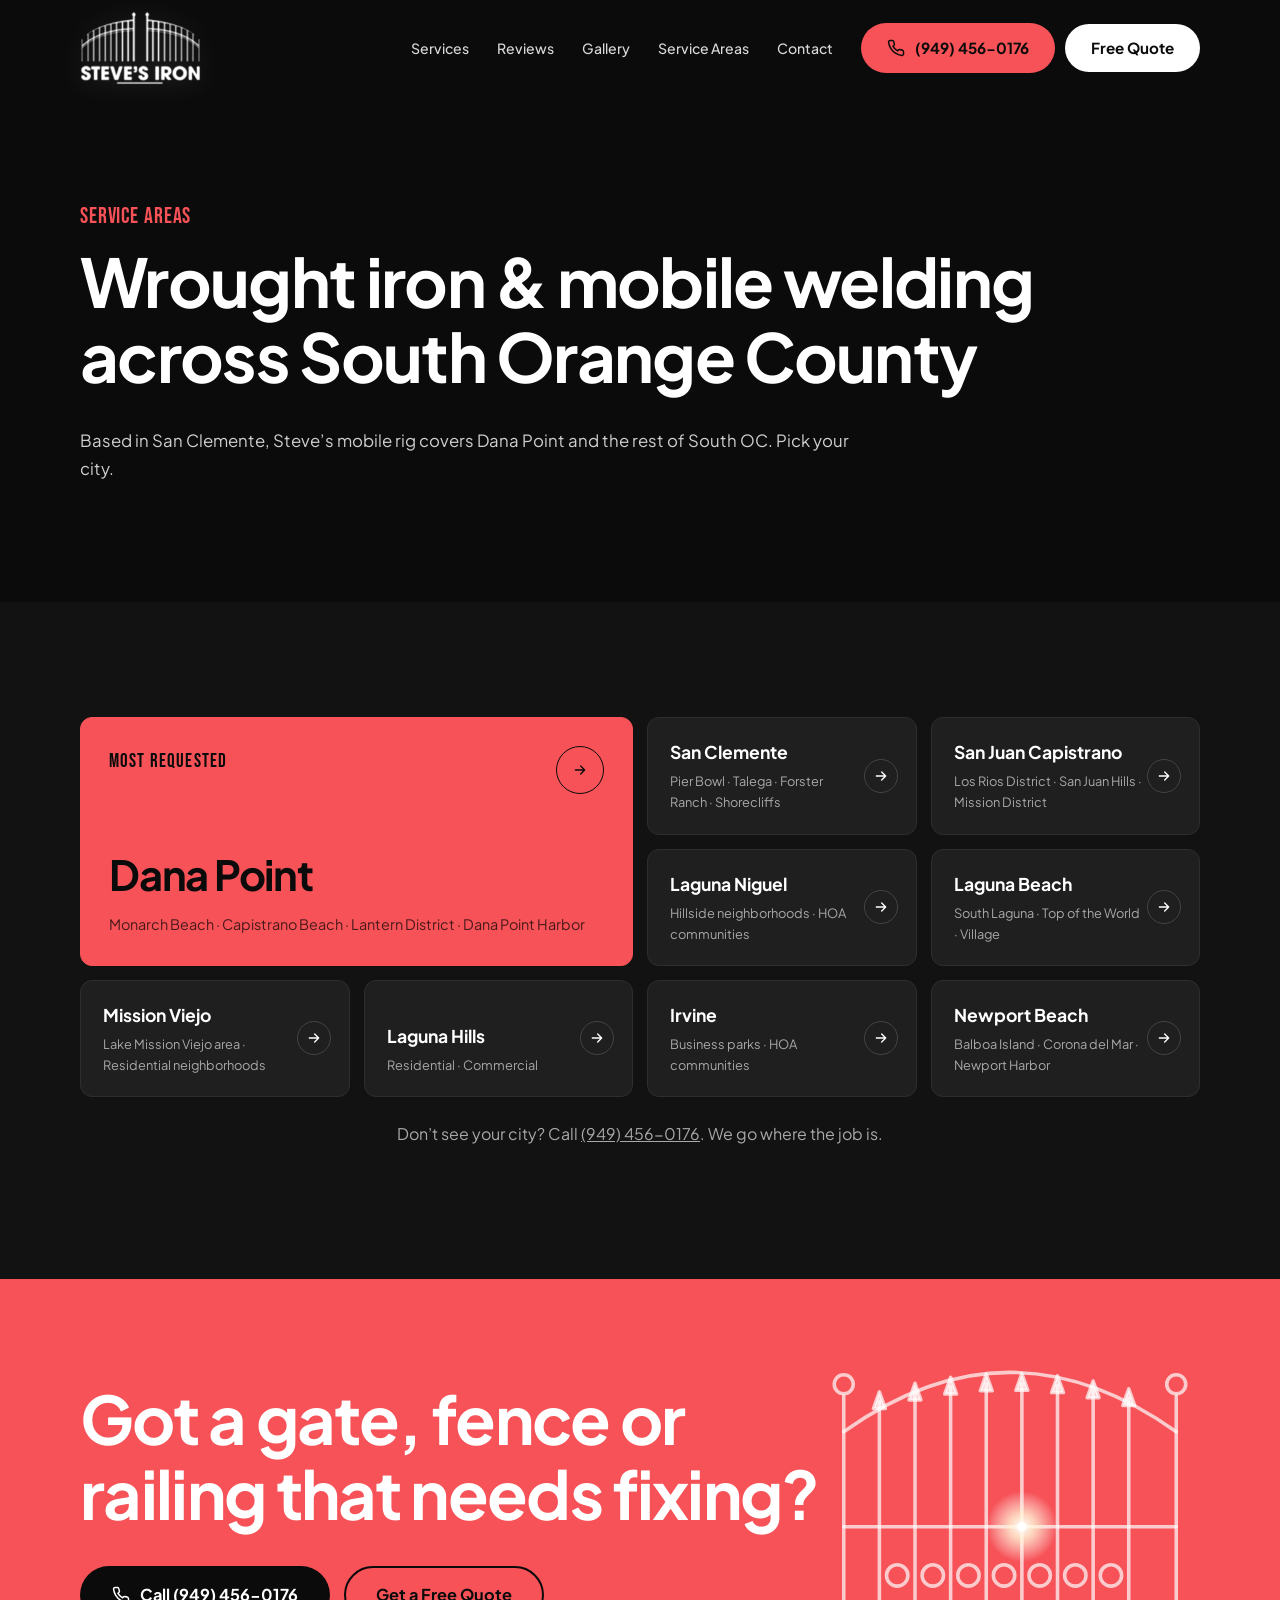
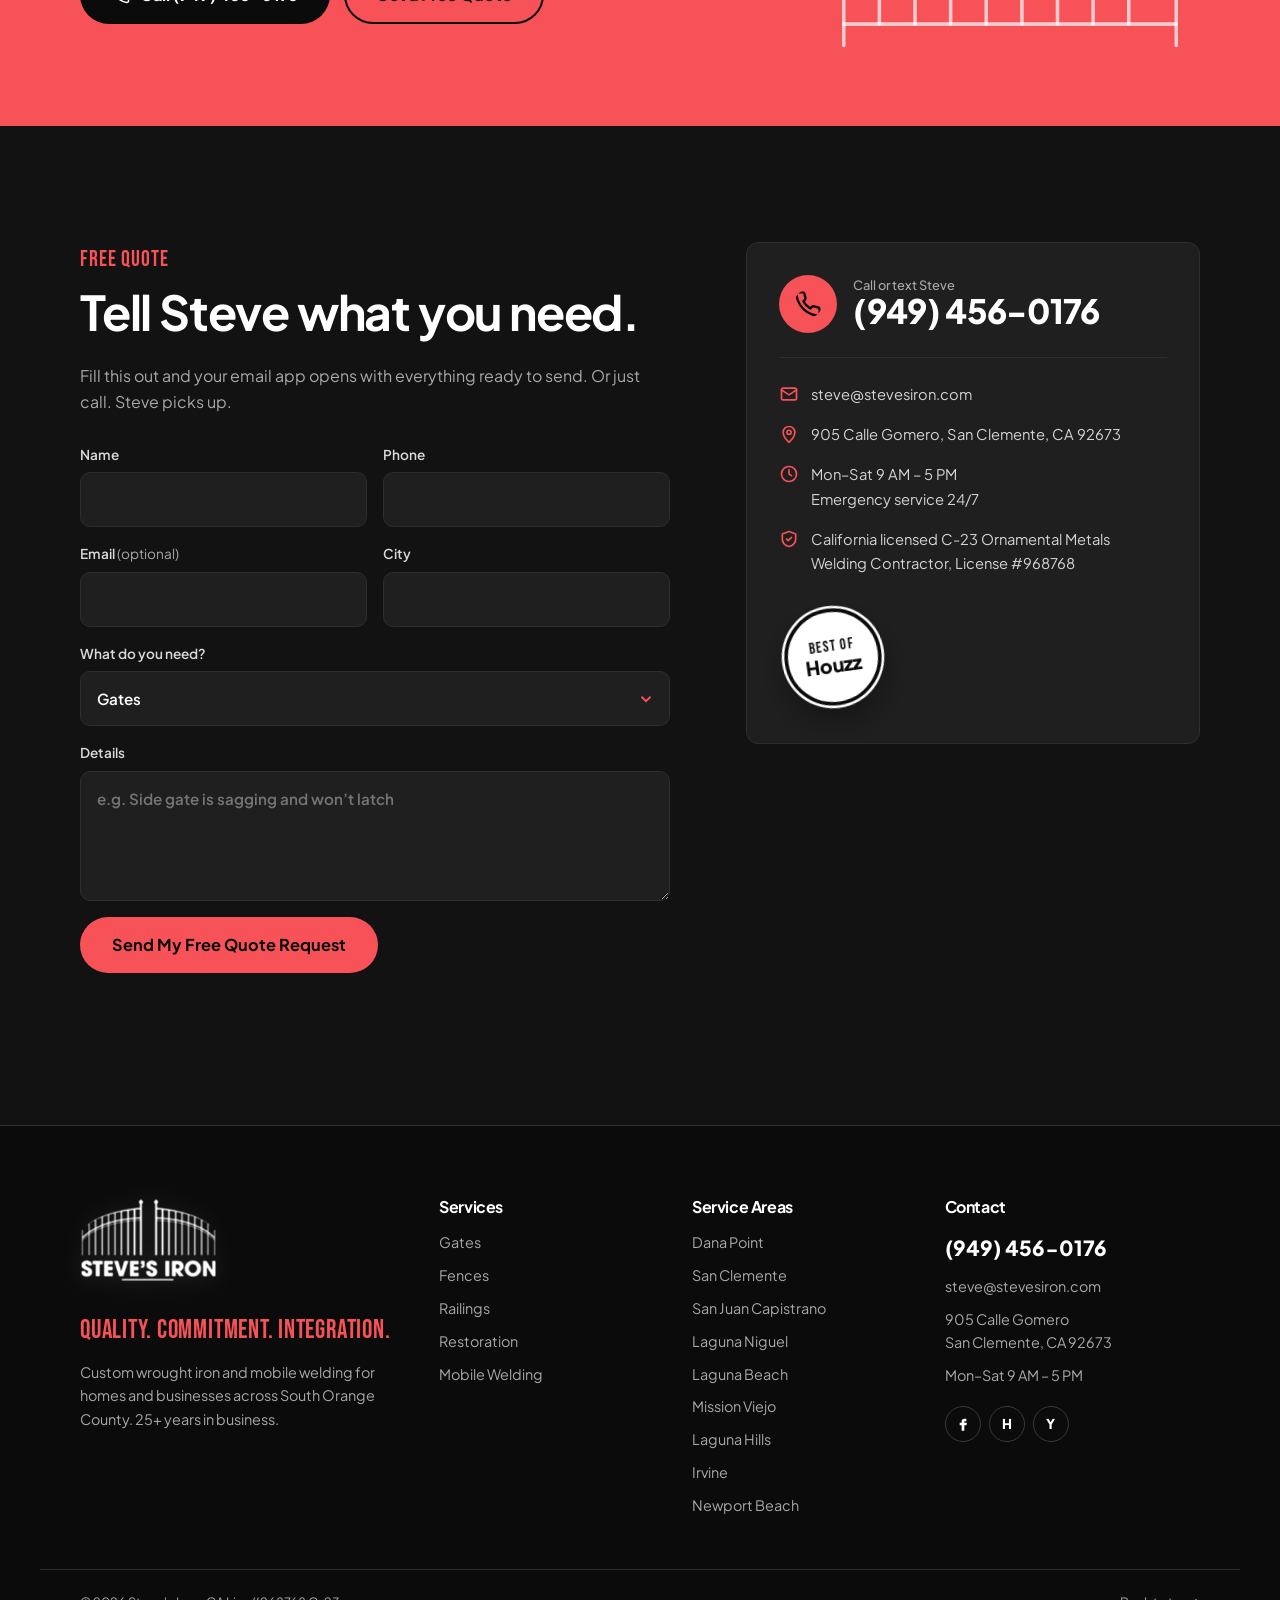
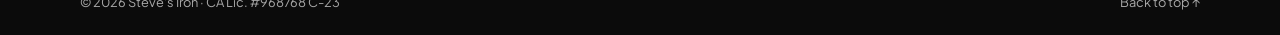
<file: service-areas/index.html>
<!DOCTYPE html>
<html lang="en">
<head>
  <meta charset="UTF-8" />
  <meta name="viewport" content="width=device-width, initial-scale=1" />
  <title>Service Areas | Steve’s Iron: Wrought Iron &amp; Mobile Welding, South OC</title>
  <meta name="description" content="Steve’s Iron serves Dana Point, San Clemente, San Juan Capistrano, Laguna Niguel, Laguna Beach, Mission Viejo, Laguna Hills, Irvine and Newport Beach." />
  <meta name="theme-color" content="#0b0b0b" />
  <link rel="canonical" href="https://stevesiron.com/service-areas/" />
  <link rel="icon" href="../assets/img/favicon.svg" type="image/svg+xml" />
  <meta property="og:type" content="website" />
  <meta property="og:title" content="Service Areas | Steve’s Iron: Wrought Iron &amp; Mobile Welding, South OC" />
  <meta property="og:description" content="Steve’s Iron serves Dana Point, San Clemente, San Juan Capistrano, Laguna Niguel, Laguna Beach, Mission Viejo, Laguna Hills, Irvine and Newport Beach." />
  <meta property="og:url" content="https://stevesiron.com/service-areas/" />
  <meta property="og:image" content="https://stevesiron.com/assets/img/gallery/job-10.jpg" />
  <link rel="preload" href="../assets/fonts/plus-jakarta-sans-400.woff2" as="font" type="font/woff2" crossorigin />
  <link rel="stylesheet" href="../assets/css/fonts.css" />
  <link rel="stylesheet" href="../assets/css/styles.css" />
  <script type="application/ld+json">{"@context":"https://schema.org","@type":"HomeAndConstructionBusiness","name":"Steve's Iron","slogan":"Quality. Commitment. Integration.","description":"Custom wrought iron and mobile welding: gates, fences, railings, restoration and on-site welding across South Orange County.","url":"https://stevesiron.com/","telephone":"+1-949-456-0176","email":"steve@stevesiron.com","address":{"@type":"PostalAddress","streetAddress":"905 Calle Gomero","addressLocality":"San Clemente","addressRegion":"CA","postalCode":"92673","addressCountry":"US"},"openingHoursSpecification":[{"@type":"OpeningHoursSpecification","dayOfWeek":["Monday","Tuesday","Wednesday","Thursday","Friday","Saturday"],"opens":"09:00","closes":"17:00"}],"areaServed":["Dana Point","San Clemente","San Juan Capistrano","Laguna Niguel","Laguna Beach","Mission Viejo","Laguna Hills","Irvine","Newport Beach"],"sameAs":["https://www.facebook.com/p/Steves-Iron-100066639412856/","https://www.yelp.com/biz/steves-iron-san-clemente","https://www.houzz.com/professionals/fencing-and-gate-sales-and-construction/steves-iron-pfvwus-pf~2050751198"]}</script>
</head>
<body>
  <a class="skip-link" href="#main">Skip to content</a>
  <header class="site-header">
    <div class="container header-inner">
      
<a href="../" class="logo" aria-label="Steve's Iron home">
  <img src="../assets/img/logo-white.png" alt="Steve's Iron" width="768" height="471" />
</a>
      <nav class="nav" aria-label="Main">
        <ul class="nav-menu" id="nav-menu">
          <li><a href="../#services">Services</a></li>
                    <li><a href="../#reviews">Reviews</a></li>
          <li><a href="../gallery/">Gallery</a></li>
          <li><a href="../service-areas/">Service Areas</a></li>
          <li><a href="../#contact">Contact</a></li>
        </ul>
      </nav>
      <div class="header-cta">
        <a href="tel:+19494560176" class="btn btn-red btn-call" aria-label="Call (949) 456-0176"><svg viewBox="0 0 24 24" aria-hidden="true"><path d="M22 16.9v3a2 2 0 0 1-2.2 2 19.8 19.8 0 0 1-8.6-3.1 19.5 19.5 0 0 1-6-6A19.8 19.8 0 0 1 2.1 4.2 2 2 0 0 1 4.1 2h3a2 2 0 0 1 2 1.7c.1.9.4 1.8.7 2.7a2 2 0 0 1-.5 2.1L8 9.8a16 16 0 0 0 6 6l1.3-1.3a2 2 0 0 1 2.1-.4c.9.3 1.8.6 2.7.7a2 2 0 0 1 1.7 2z"/></svg><span class="call-label">Call Now</span><span class="call-number">(949) 456-0176</span></a>
        <a href="../#quote" class="btn btn-light">Free Quote</a>
        <button class="nav-toggle" aria-expanded="false" aria-controls="nav-menu" aria-label="Open menu"><span></span><span></span><span></span></button>
      </div>
    </div>
  </header>
  <main id="main">
    <section class="page-hero">
      <div class="container">
        <p class="eyebrow">Service Areas</p>
        <h1>Wrought iron &amp; mobile welding across South Orange County</h1>
        <p class="hero-lead">Based in San Clemente, Steve’s mobile rig covers Dana Point and the rest of South OC. Pick your city.</p>
      </div>
    </section>
    <section class="section areas">
      <div class="container">
        <div class="area-grid">
          
          <a class="area-card area-featured" href="dana-point/">
            <span class="area-name">Dana Point</span>
            <span class="area-note">Monarch Beach · Capistrano Beach · Lantern District · Dana Point Harbor</span>
            <span class="area-arrow"><svg viewBox="0 0 24 24" aria-hidden="true"><path d="M5 12h14M13 6l6 6-6 6"/></svg></span>
          </a>
          <a class="area-card" href="san-clemente/">
            <span class="area-name">San Clemente</span>
            <span class="area-note">Pier Bowl · Talega · Forster Ranch · Shorecliffs</span>
            <span class="area-arrow"><svg viewBox="0 0 24 24" aria-hidden="true"><path d="M5 12h14M13 6l6 6-6 6"/></svg></span>
          </a>
          <a class="area-card" href="san-juan-capistrano/">
            <span class="area-name">San Juan Capistrano</span>
            <span class="area-note">Los Rios District · San Juan Hills · Mission District</span>
            <span class="area-arrow"><svg viewBox="0 0 24 24" aria-hidden="true"><path d="M5 12h14M13 6l6 6-6 6"/></svg></span>
          </a>
          <a class="area-card" href="laguna-niguel/">
            <span class="area-name">Laguna Niguel</span>
            <span class="area-note">Hillside neighborhoods · HOA communities</span>
            <span class="area-arrow"><svg viewBox="0 0 24 24" aria-hidden="true"><path d="M5 12h14M13 6l6 6-6 6"/></svg></span>
          </a>
          <a class="area-card" href="laguna-beach/">
            <span class="area-name">Laguna Beach</span>
            <span class="area-note">South Laguna · Top of the World · Village</span>
            <span class="area-arrow"><svg viewBox="0 0 24 24" aria-hidden="true"><path d="M5 12h14M13 6l6 6-6 6"/></svg></span>
          </a>
          <a class="area-card" href="mission-viejo/">
            <span class="area-name">Mission Viejo</span>
            <span class="area-note">Lake Mission Viejo area · Residential neighborhoods</span>
            <span class="area-arrow"><svg viewBox="0 0 24 24" aria-hidden="true"><path d="M5 12h14M13 6l6 6-6 6"/></svg></span>
          </a>
          <a class="area-card" href="laguna-hills/">
            <span class="area-name">Laguna Hills</span>
            <span class="area-note">Residential · Commercial</span>
            <span class="area-arrow"><svg viewBox="0 0 24 24" aria-hidden="true"><path d="M5 12h14M13 6l6 6-6 6"/></svg></span>
          </a>
          <a class="area-card" href="irvine/">
            <span class="area-name">Irvine</span>
            <span class="area-note">Business parks · HOA communities</span>
            <span class="area-arrow"><svg viewBox="0 0 24 24" aria-hidden="true"><path d="M5 12h14M13 6l6 6-6 6"/></svg></span>
          </a>
          <a class="area-card" href="newport-beach/">
            <span class="area-name">Newport Beach</span>
            <span class="area-note">Balboa Island · Corona del Mar · Newport Harbor</span>
            <span class="area-arrow"><svg viewBox="0 0 24 24" aria-hidden="true"><path d="M5 12h14M13 6l6 6-6 6"/></svg></span>
          </a>
        </div>
        <p class="muted center">Don’t see your city? Call <a href="tel:+19494560176">(949) 456-0176</a>. We go where the job is.</p>
      </div>
    </section>
    
  <section class="cta-band">
    <div class="container cta-inner">
      <h2>Got a gate, fence or railing that needs fixing?</h2>
      <div class="cta-actions">
        <a href="tel:+19494560176" class="btn btn-black btn-lg"><svg viewBox="0 0 24 24" aria-hidden="true"><path d="M22 16.9v3a2 2 0 0 1-2.2 2 19.8 19.8 0 0 1-8.6-3.1 19.5 19.5 0 0 1-6-6A19.8 19.8 0 0 1 2.1 4.2 2 2 0 0 1 4.1 2h3a2 2 0 0 1 2 1.7c.1.9.4 1.8.7 2.7a2 2 0 0 1-.5 2.1L8 9.8a16 16 0 0 0 6 6l1.3-1.3a2 2 0 0 1 2.1-.4c.9.3 1.8.6 2.7.7a2 2 0 0 1 1.7 2z"/></svg> Call (949) 456-0176</a>
        <a href="#quote" class="btn btn-white btn-lg">Get a Free Quote</a>
      </div>
      <svg class="cta-art" viewBox="0 0 320 260" aria-hidden="true">
        <defs><radialGradient id="weldGlow"><stop offset="0" stop-color="#fff" stop-opacity="1"/><stop offset=".35" stop-color="#fff5d6" stop-opacity=".8"/><stop offset="1" stop-color="#fff" stop-opacity="0"/></radialGradient></defs>
        <g class="gate">
          <path class="draw" d="M20 250V40M300 250V40"/>
          <circle class="draw" cx="20" cy="30" r="8"/><circle class="draw" cx="300" cy="30" r="8"/>
          <path class="draw" d="M20 70Q160-30 300 70"/>
          <path class="draw" d="M20 150H300M20 232H300"/>
          <path class="draw" d="M50 232V44.4"/><path class="draw tip" d="M45 50.4L50 36.4L55 50.4Z"/><path class="draw" d="M80 232V37.2"/><path class="draw tip" d="M75 43.2L80 29.2L85 43.2Z"/><path class="draw" d="M110 232V32.2"/><path class="draw tip" d="M105 38.2L110 24.2L115 38.2Z"/><path class="draw" d="M140 232V29.5"/><path class="draw tip" d="M135 35.5L140 21.5L145 35.5Z"/><path class="draw" d="M170 232V29.1"/><path class="draw tip" d="M165 35.1L170 21.1L175 35.1Z"/><path class="draw" d="M200 232V31.0"/><path class="draw tip" d="M195 37.0L200 23.0L205 37.0Z"/><path class="draw" d="M230 232V35.3"/><path class="draw tip" d="M225 41.3L230 27.3L235 41.3Z"/><path class="draw" d="M260 232V41.8"/><path class="draw tip" d="M255 47.8L260 33.8L265 47.8Z"/>
          <circle class="draw" cx="65" cy="191" r="9"/><circle class="draw" cx="95" cy="191" r="9"/><circle class="draw" cx="125" cy="191" r="9"/><circle class="draw" cx="155" cy="191" r="9"/><circle class="draw" cx="185" cy="191" r="9"/><circle class="draw" cx="215" cy="191" r="9"/><circle class="draw" cx="245" cy="191" r="9"/>
        </g>
        <g class="weld" transform="translate(170 150)">
          <circle class="weld-glow" r="30" fill="url(#weldGlow)"/>
          <circle class="weld-core" r="4"/>
          <g transform="rotate(-170)"><line class="spark" x1="0" y1="0" x2="20" y2="0" style="--d:0.00s;--l:46px"/></g><g transform="rotate(-151)"><line class="spark" x1="0" y1="0" x2="20" y2="0" style="--d:0.09s;--l:60px"/></g><g transform="rotate(-132)"><line class="spark" x1="0" y1="0" x2="20" y2="0" style="--d:0.18s;--l:74px"/></g><g transform="rotate(-125)"><line class="spark" x1="0" y1="0" x2="20" y2="0" style="--d:0.27s;--l:88px"/></g><g transform="rotate(-106)"><line class="spark" x1="0" y1="0" x2="20" y2="0" style="--d:0.36s;--l:46px"/></g><g transform="rotate(-87)"><line class="spark" x1="0" y1="0" x2="20" y2="0" style="--d:0.45s;--l:60px"/></g><g transform="rotate(-80)"><line class="spark" x1="0" y1="0" x2="20" y2="0" style="--d:0.54s;--l:74px"/></g><g transform="rotate(-61)"><line class="spark" x1="0" y1="0" x2="20" y2="0" style="--d:0.63s;--l:88px"/></g><g transform="rotate(-42)"><line class="spark" x1="0" y1="0" x2="20" y2="0" style="--d:0.72s;--l:46px"/></g><g transform="rotate(-35)"><line class="spark" x1="0" y1="0" x2="20" y2="0" style="--d:0.81s;--l:60px"/></g><g transform="rotate(-16)"><line class="spark" x1="0" y1="0" x2="20" y2="0" style="--d:0.90s;--l:74px"/></g><g transform="rotate(3)"><line class="spark" x1="0" y1="0" x2="20" y2="0" style="--d:0.99s;--l:88px"/></g>
        </g>
      </svg>
    </div>
  </section>
    
  <section class="section contact" id="contact">
    <div class="container contact-grid">
      <div id="quote">
        <p class="eyebrow">Free Quote</p>
        <h2>Tell Steve what you need.</h2>
        <p class="muted">Fill this out and your email app opens with everything ready to send. Or just call. Steve picks up.</p>
        <form class="quote-form" id="quote-form" novalidate>
          <div class="form-row">
            <label><span>Name</span><input type="text" name="name" required autocomplete="name" /></label>
            <label><span>Phone</span><input type="tel" name="phone" required autocomplete="tel" /></label>
          </div>
          <div class="form-row">
            <label><span>Email <em>(optional)</em></span><input type="email" name="email" autocomplete="email" /></label>
            <label><span>City</span><input type="text" name="city" value="" autocomplete="address-level2" /></label>
          </div>
          <label><span>What do you need?</span>
            <select name="service">
              <option>Gates</option><option>Fences</option><option>Railings</option><option>Restoration</option><option>Mobile Welding</option>
              <option>Emergency repair</option>
              <option>Something else</option>
            </select>
          </label>
          <label><span>Details</span><textarea name="message" rows="4" required placeholder="e.g. Side gate is sagging and won’t latch"></textarea></label>
          <button type="submit" class="btn btn-red btn-lg">Send My Free Quote Request</button>
          <p class="form-status" role="status" aria-live="polite"></p>
        </form>
      </div>
      <aside class="contact-info">
        <a class="big-phone" href="tel:+19494560176"><svg viewBox="0 0 24 24" aria-hidden="true"><path d="M22 16.9v3a2 2 0 0 1-2.2 2 19.8 19.8 0 0 1-8.6-3.1 19.5 19.5 0 0 1-6-6A19.8 19.8 0 0 1 2.1 4.2 2 2 0 0 1 4.1 2h3a2 2 0 0 1 2 1.7c.1.9.4 1.8.7 2.7a2 2 0 0 1-.5 2.1L8 9.8a16 16 0 0 0 6 6l1.3-1.3a2 2 0 0 1 2.1-.4c.9.3 1.8.6 2.7.7a2 2 0 0 1 1.7 2z"/></svg><span><small>Call or text Steve</small>(949) 456-0176</span></a>
        <ul class="info-list">
          <li><svg viewBox="0 0 24 24" aria-hidden="true"><rect x="3" y="5" width="18" height="14" rx="2"/><path d="m3 7 9 6 9-6"/></svg><a href="mailto:steve@stevesiron.com">steve@stevesiron.com</a></li>
          <li><svg viewBox="0 0 24 24" aria-hidden="true"><path d="M12 22s-7-6.2-7-12a7 7 0 1 1 14 0c0 5.8-7 12-7 12z"/><circle cx="12" cy="10" r="2.5"/></svg><a href="https://maps.google.com/?q=905+Calle+Gomero,+San+Clemente,+CA+92673" target="_blank" rel="noopener">905 Calle Gomero, San Clemente, CA 92673</a></li>
          <li><svg viewBox="0 0 24 24" aria-hidden="true"><circle cx="12" cy="12" r="9"/><path d="M12 7v5l3 2"/></svg><span>Mon–Sat 9 AM – 5 PM<br />Emergency service 24/7</span></li>
          <li><svg viewBox="0 0 24 24" aria-hidden="true"><path d="M12 3 4 6v6c0 5 3.5 8 8 9 4.5-1 8-4 8-9V6l-8-3z"/><path d="m9 12 2 2 4-4"/></svg><span>California licensed C-23 Ornamental Metals Welding Contractor, License #968768</span></li>
        </ul>
        
<a class="houzz-badge" href="https://www.houzz.com/professionals/fencing-and-gate-sales-and-construction/steves-iron-pfvwus-pf~2050751198" target="_blank" rel="noopener" aria-label="Best of Houzz, see Steve's Iron on Houzz">
  <span class="hb-top">Best of</span><span class="hb-name">Houzz</span>
</a>
      </aside>
    </div>
  </section>

  </main>
  <footer class="site-footer">
    <div class="container footer-grid">
      <div class="footer-brand">
        
<a href="../" class="logo" aria-label="Steve's Iron home">
  <img src="../assets/img/logo-white.png" alt="Steve's Iron" width="768" height="471" />
</a>
        <p class="footer-tagline">Quality. Commitment. Integration.</p>
        <p>Custom wrought iron and mobile welding for homes and businesses across South Orange County. 25+ years in business.</p>
      </div>
      <div>
        <h4>Services</h4>
        <ul><li><a href="../#gates">Gates</a></li><li><a href="../#fences">Fences</a></li><li><a href="../#railings">Railings</a></li><li><a href="../#restoration">Restoration</a></li><li><a href="../#mobile-welding">Mobile Welding</a></li></ul>
      </div>
      <div>
        <h4>Service Areas</h4>
        <ul><li><a href="../service-areas/dana-point/">Dana Point</a></li><li><a href="../service-areas/san-clemente/">San Clemente</a></li><li><a href="../service-areas/san-juan-capistrano/">San Juan Capistrano</a></li><li><a href="../service-areas/laguna-niguel/">Laguna Niguel</a></li><li><a href="../service-areas/laguna-beach/">Laguna Beach</a></li><li><a href="../service-areas/mission-viejo/">Mission Viejo</a></li><li><a href="../service-areas/laguna-hills/">Laguna Hills</a></li><li><a href="../service-areas/irvine/">Irvine</a></li><li><a href="../service-areas/newport-beach/">Newport Beach</a></li></ul>
      </div>
      <div>
        <h4>Contact</h4>
        <ul>
          <li><a href="tel:+19494560176" class="footer-phone">(949) 456-0176</a></li>
          <li><a href="mailto:steve@stevesiron.com">steve@stevesiron.com</a></li>
          <li>905 Calle Gomero<br />San Clemente, CA 92673</li>
          <li>Mon–Sat 9 AM – 5 PM</li>
        </ul>
        <div class="socials">
          <a href="https://www.facebook.com/p/Steves-Iron-100066639412856/" target="_blank" rel="noopener" aria-label="Facebook"><svg viewBox="0 0 24 24" aria-hidden="true"><path d="M14 8h3V4h-3a4 4 0 0 0-4 4v2H7v4h3v8h4v-8h3l1-4h-4V8z" fill="currentColor" stroke="none"/></svg></a>
          <a href="https://www.houzz.com/professionals/fencing-and-gate-sales-and-construction/steves-iron-pfvwus-pf~2050751198" target="_blank" rel="noopener" aria-label="Houzz">H</a>
          <a href="https://www.yelp.com/biz/steves-iron-san-clemente" target="_blank" rel="noopener" aria-label="Yelp">Y</a>
        </div>
      </div>
    </div>
    <div class="container footer-bottom">
      <span>&copy; <span id="year">2026</span> Steve's Iron &middot; CA Lic. #968768 C-23</span>
      <a href="#main">Back to top &uarr;</a>
    </div>
  </footer>
  <div class="mobile-bar">
    <a href="tel:+19494560176" class="btn btn-red"><svg viewBox="0 0 24 24" aria-hidden="true"><path d="M22 16.9v3a2 2 0 0 1-2.2 2 19.8 19.8 0 0 1-8.6-3.1 19.5 19.5 0 0 1-6-6A19.8 19.8 0 0 1 2.1 4.2 2 2 0 0 1 4.1 2h3a2 2 0 0 1 2 1.7c.1.9.4 1.8.7 2.7a2 2 0 0 1-.5 2.1L8 9.8a16 16 0 0 0 6 6l1.3-1.3a2 2 0 0 1 2.1-.4c.9.3 1.8.6 2.7.7a2 2 0 0 1 1.7 2z"/></svg> Call Now</a>
    <a href="#quote" class="btn btn-light">Free Quote</a>
  </div>
  <script src="../assets/js/main.js" defer></script>
</body>
</html>
</file>
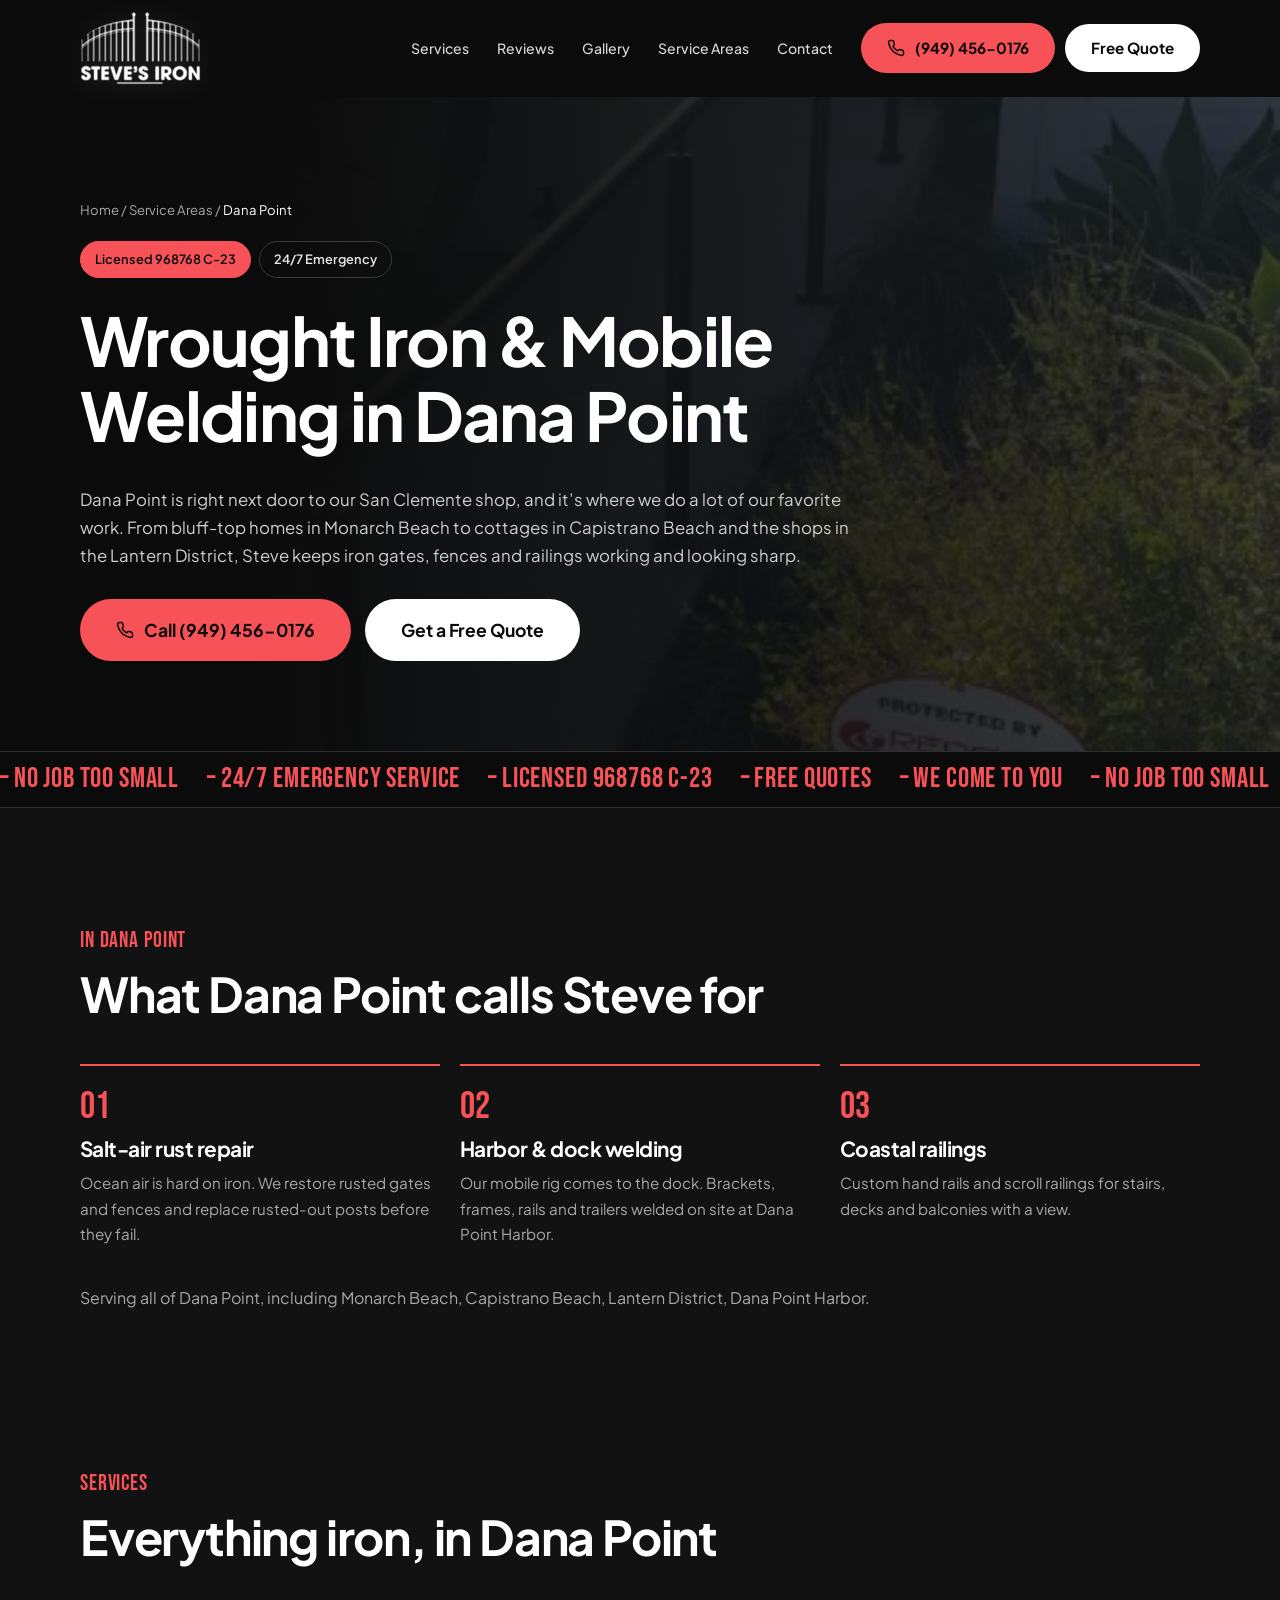
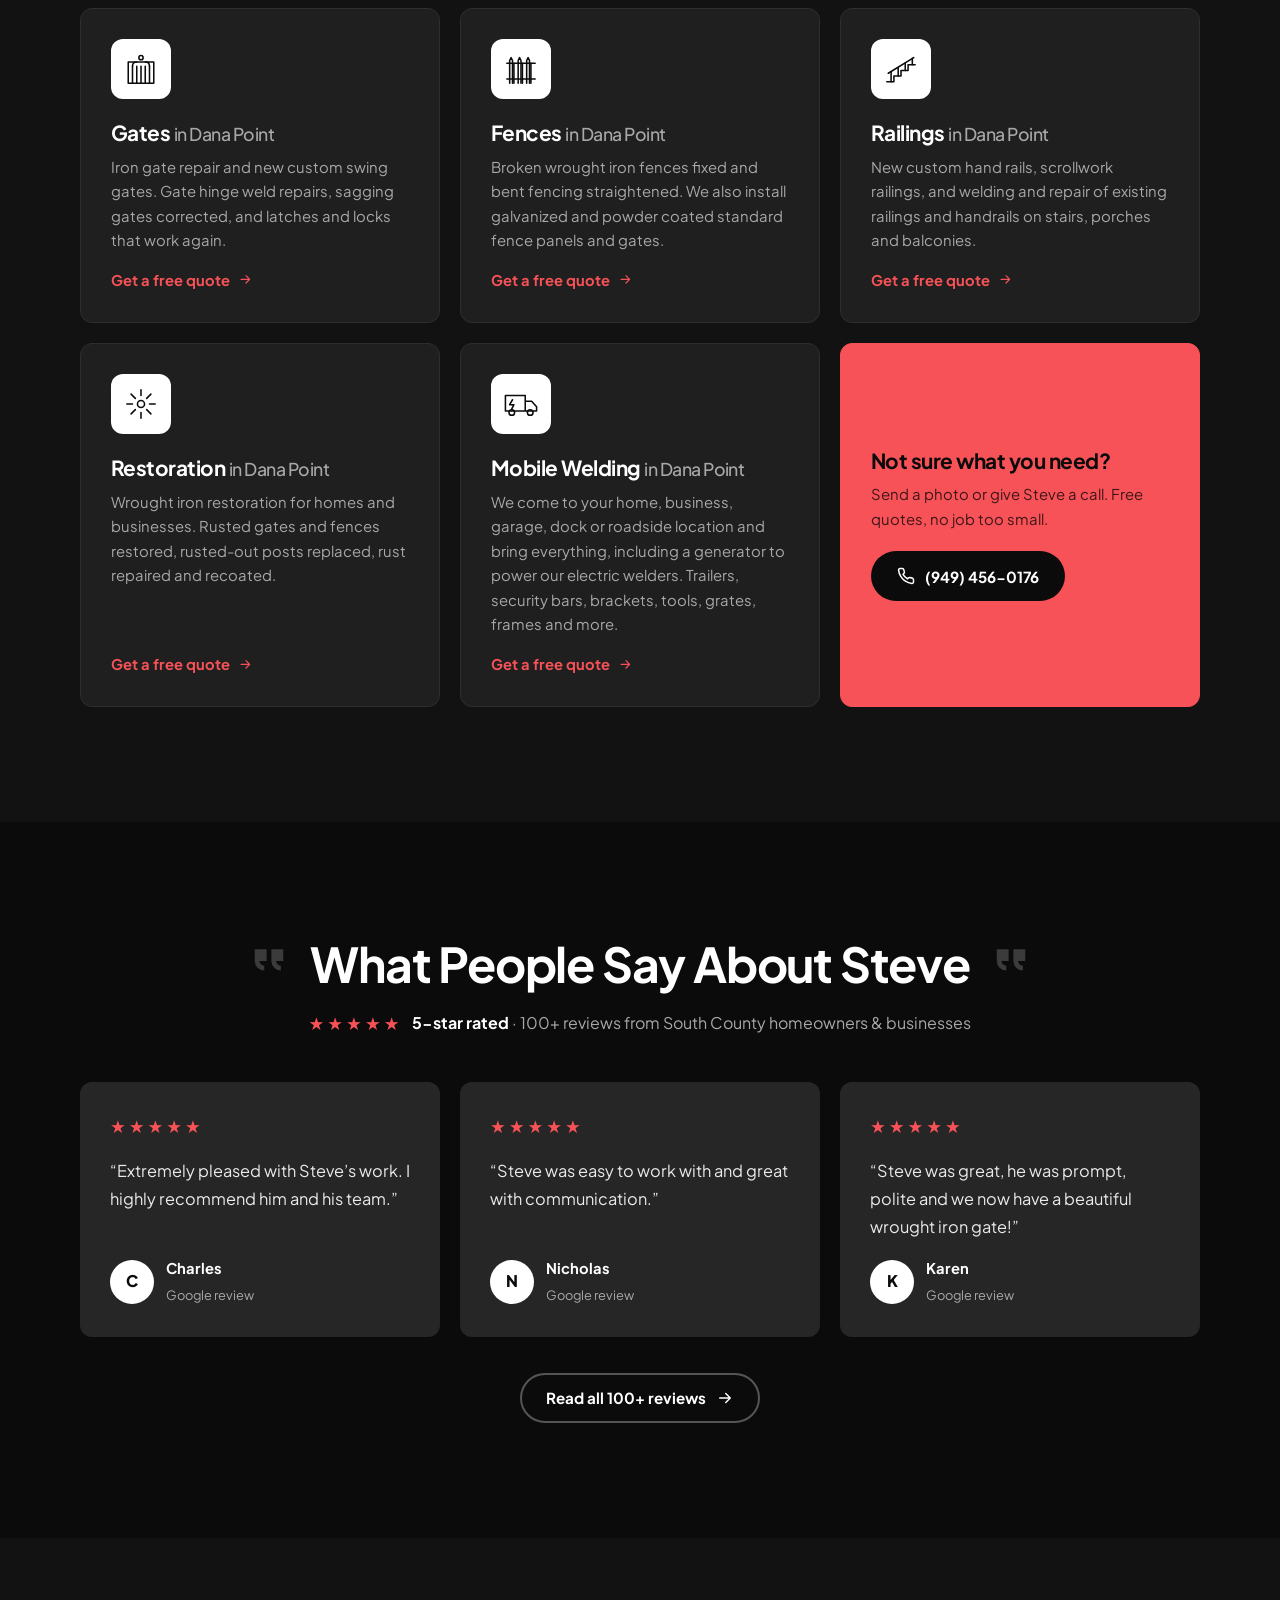
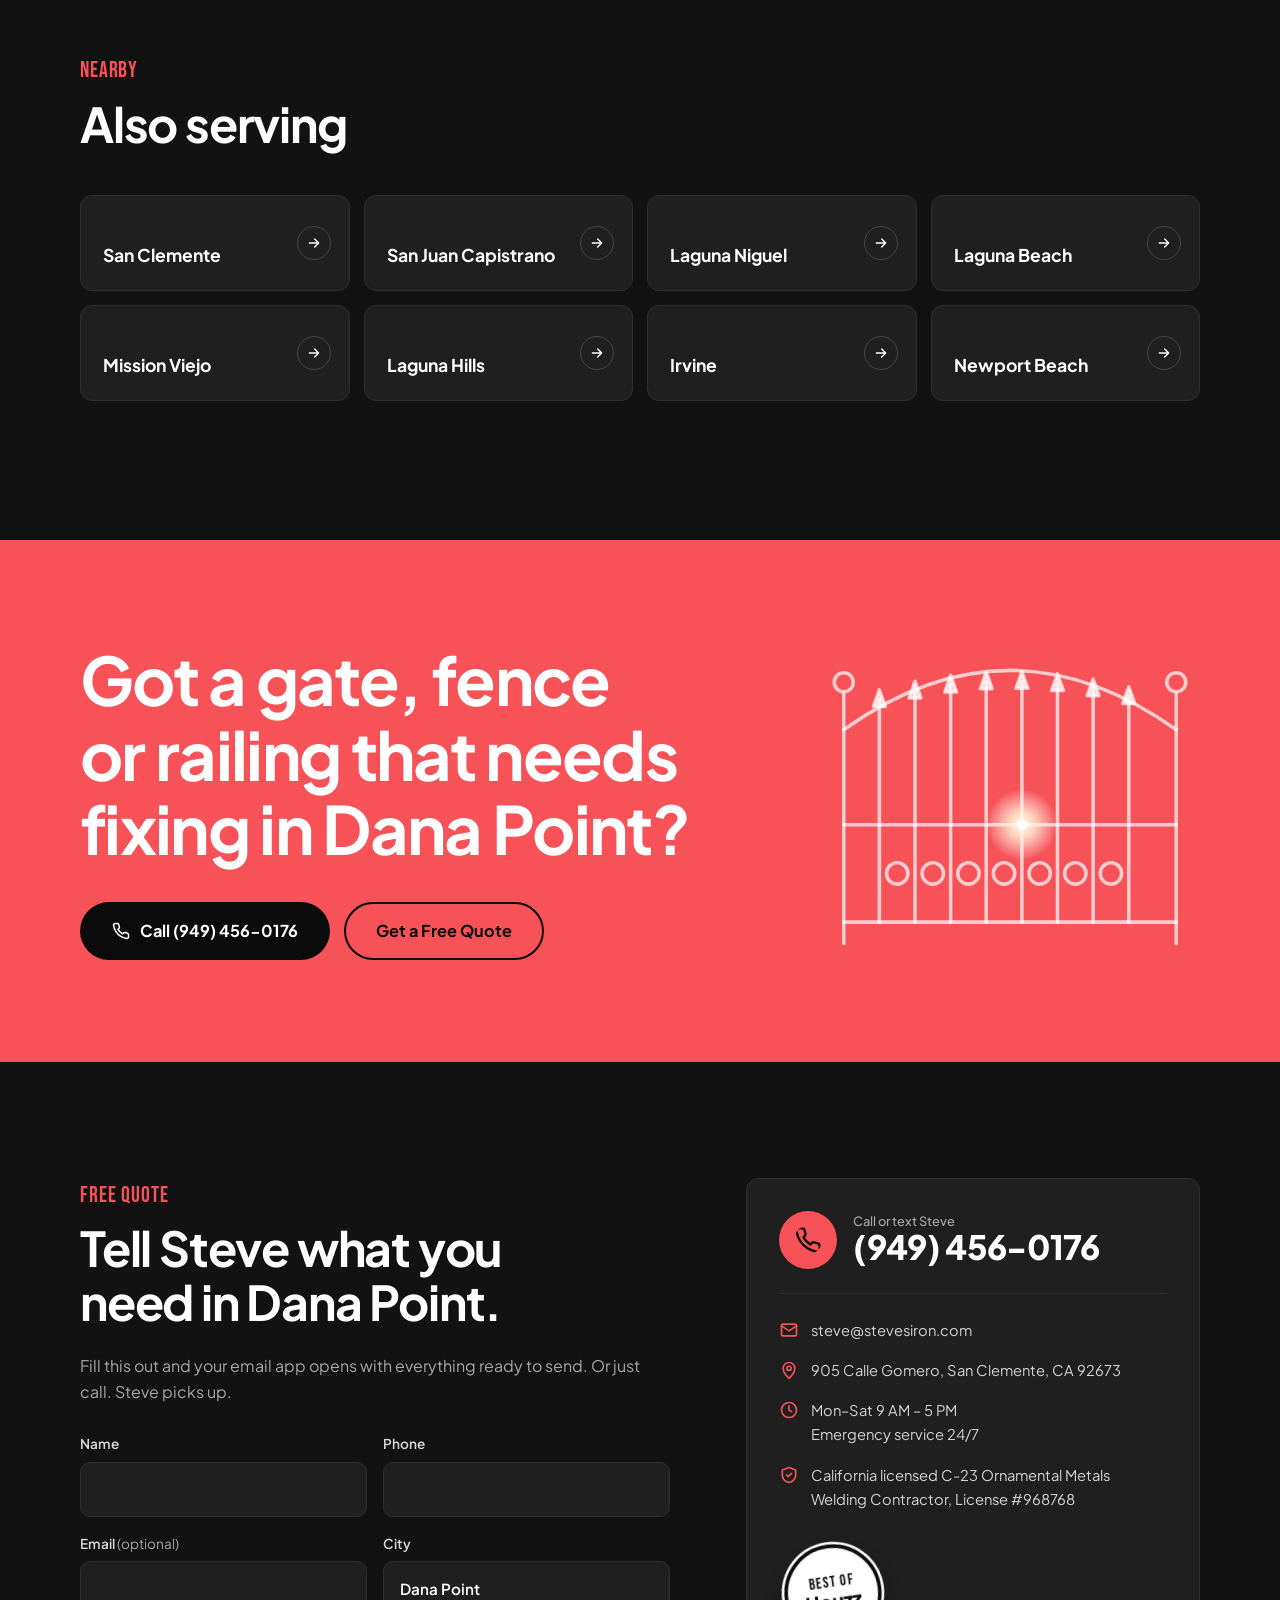
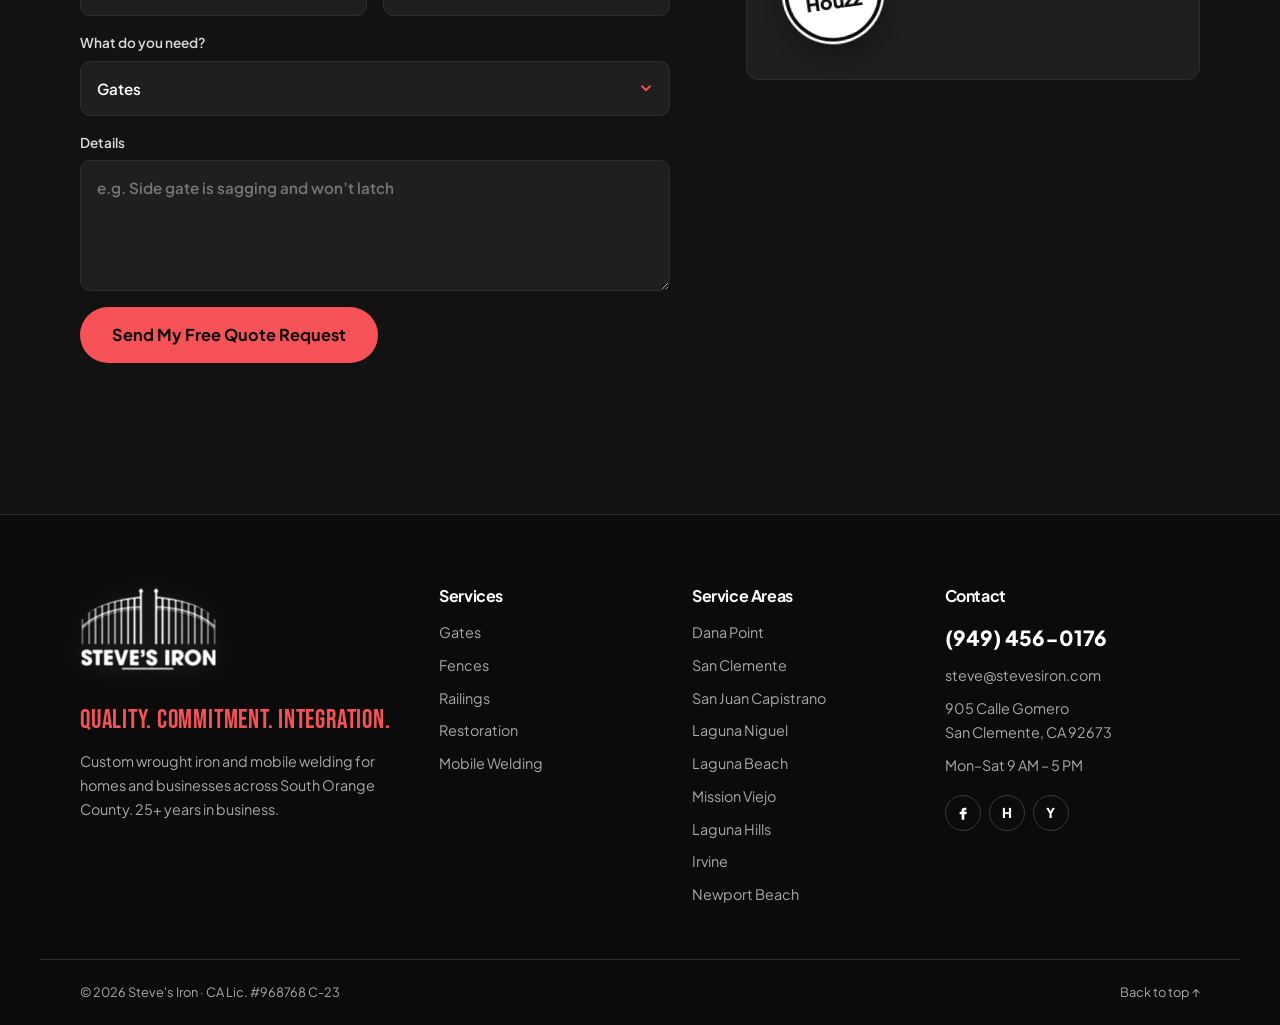
<file: service-areas/dana-point/index.html>
<!DOCTYPE html>
<html lang="en">
<head>
  <meta charset="UTF-8" />
  <meta name="viewport" content="width=device-width, initial-scale=1" />
  <title>Wrought Iron &amp; Mobile Welding in Dana Point, CA | Steve’s Iron</title>
  <meta name="description" content="Iron gate and fence repair, custom railings, wrought iron restoration and mobile welding in Dana Point, CA. Licensed C-23 #968768. 24/7 emergency service. Call (949) 456-0176." />
  <meta name="theme-color" content="#0b0b0b" />
  <link rel="canonical" href="https://stevesiron.com/service-areas/dana-point/" />
  <link rel="icon" href="../../assets/img/favicon.svg" type="image/svg+xml" />
  <meta property="og:type" content="website" />
  <meta property="og:title" content="Wrought Iron &amp; Mobile Welding in Dana Point, CA | Steve’s Iron" />
  <meta property="og:description" content="Iron gate and fence repair, custom railings, wrought iron restoration and mobile welding in Dana Point, CA. Licensed C-23 #968768. 24/7 emergency service. Call (949) 456-0176." />
  <meta property="og:url" content="https://stevesiron.com/service-areas/dana-point/" />
  <meta property="og:image" content="https://stevesiron.com/assets/img/gallery/job-10.jpg" />
  <link rel="preload" href="../../assets/fonts/plus-jakarta-sans-400.woff2" as="font" type="font/woff2" crossorigin />
  <link rel="stylesheet" href="../../assets/css/fonts.css" />
  <link rel="stylesheet" href="../../assets/css/styles.css" />
  <script type="application/ld+json">{"@context":"https://schema.org","@type":"Service","serviceType":"Wrought iron repair and mobile welding","areaServed":{"@type":"City","name":"Dana Point, CA"},"provider":{"@context":"https://schema.org","@type":"HomeAndConstructionBusiness","name":"Steve's Iron","slogan":"Quality. Commitment. Integration.","description":"Custom wrought iron and mobile welding: gates, fences, railings, restoration and on-site welding across South Orange County.","url":"https://stevesiron.com/","telephone":"+1-949-456-0176","email":"steve@stevesiron.com","address":{"@type":"PostalAddress","streetAddress":"905 Calle Gomero","addressLocality":"San Clemente","addressRegion":"CA","postalCode":"92673","addressCountry":"US"},"openingHoursSpecification":[{"@type":"OpeningHoursSpecification","dayOfWeek":["Monday","Tuesday","Wednesday","Thursday","Friday","Saturday"],"opens":"09:00","closes":"17:00"}],"areaServed":["Dana Point","San Clemente","San Juan Capistrano","Laguna Niguel","Laguna Beach","Mission Viejo","Laguna Hills","Irvine","Newport Beach"],"sameAs":["https://www.facebook.com/p/Steves-Iron-100066639412856/","https://www.yelp.com/biz/steves-iron-san-clemente","https://www.houzz.com/professionals/fencing-and-gate-sales-and-construction/steves-iron-pfvwus-pf~2050751198"]}}</script>
</head>
<body>
  <a class="skip-link" href="#main">Skip to content</a>
  <header class="site-header">
    <div class="container header-inner">
      
<a href="../../" class="logo" aria-label="Steve's Iron home">
  <img src="../../assets/img/logo-white.png" alt="Steve's Iron" width="768" height="471" />
</a>
      <nav class="nav" aria-label="Main">
        <ul class="nav-menu" id="nav-menu">
          <li><a href="../../#services">Services</a></li>
                    <li><a href="../../#reviews">Reviews</a></li>
          <li><a href="../../gallery/">Gallery</a></li>
          <li><a href="../../service-areas/">Service Areas</a></li>
          <li><a href="../../#contact">Contact</a></li>
        </ul>
      </nav>
      <div class="header-cta">
        <a href="tel:+19494560176" class="btn btn-red btn-call" aria-label="Call (949) 456-0176"><svg viewBox="0 0 24 24" aria-hidden="true"><path d="M22 16.9v3a2 2 0 0 1-2.2 2 19.8 19.8 0 0 1-8.6-3.1 19.5 19.5 0 0 1-6-6A19.8 19.8 0 0 1 2.1 4.2 2 2 0 0 1 4.1 2h3a2 2 0 0 1 2 1.7c.1.9.4 1.8.7 2.7a2 2 0 0 1-.5 2.1L8 9.8a16 16 0 0 0 6 6l1.3-1.3a2 2 0 0 1 2.1-.4c.9.3 1.8.6 2.7.7a2 2 0 0 1 1.7 2z"/></svg><span class="call-label">Call Now</span><span class="call-number">(949) 456-0176</span></a>
        <a href="../../#quote" class="btn btn-light">Free Quote</a>
        <button class="nav-toggle" aria-expanded="false" aria-controls="nav-menu" aria-label="Open menu"><span></span><span></span><span></span></button>
      </div>
    </div>
  </header>
  <main id="main">
    <section class="page-hero city-hero">
      <div class="photo city-photo" data-img="../../assets/img/gallery/job-08.jpg" role="img" aria-label="Iron work in Dana Point"></div>
      <div class="container">
        <nav class="crumbs" aria-label="Breadcrumb"><a href="../../">Home</a> / <a href="../">Service Areas</a> / <span>Dana Point</span></nav>
        <div class="hero-badges">
          <span class="pill pill-red">Licensed 968768 C-23</span>
          <span class="pill">24/7 Emergency</span>
        </div>
        <h1>Wrought Iron &amp; Mobile Welding in Dana Point</h1>
        <p class="hero-lead">Dana Point is right next door to our San Clemente shop, and it’s where we do a lot of our favorite work. From bluff-top homes in Monarch Beach to cottages in Capistrano Beach and the shops in the Lantern District, Steve keeps iron gates, fences and railings working and looking sharp.</p>
        <div class="hero-actions">
          <a href="tel:+19494560176" class="btn btn-red btn-xl"><svg viewBox="0 0 24 24" aria-hidden="true"><path d="M22 16.9v3a2 2 0 0 1-2.2 2 19.8 19.8 0 0 1-8.6-3.1 19.5 19.5 0 0 1-6-6A19.8 19.8 0 0 1 2.1 4.2 2 2 0 0 1 4.1 2h3a2 2 0 0 1 2 1.7c.1.9.4 1.8.7 2.7a2 2 0 0 1-.5 2.1L8 9.8a16 16 0 0 0 6 6l1.3-1.3a2 2 0 0 1 2.1-.4c.9.3 1.8.6 2.7.7a2 2 0 0 1 1.7 2z"/></svg> Call (949) 456-0176</a>
          <a href="#quote" class="btn btn-light btn-xl">Get a Free Quote</a>
        </div>
      </div>
    </section>

    
  <section class="band" aria-label="No job too small, 24/7 emergency service, Licensed 968768 C-23, Free quotes, We come to you">
    <div class="band-track"><div class="band-group"><span>&ndash; No job too small</span><span>&ndash; 24/7 emergency service</span><span>&ndash; Licensed 968768 C-23</span><span>&ndash; Free quotes</span><span>&ndash; We come to you</span></div><div class="band-group" aria-hidden="true"><span>&ndash; No job too small</span><span>&ndash; 24/7 emergency service</span><span>&ndash; Licensed 968768 C-23</span><span>&ndash; Free quotes</span><span>&ndash; We come to you</span></div></div>
  </section>

    <section class="section city-focus">
      <div class="container">
        <div class="section-head">
          <p class="eyebrow">In Dana Point</p>
          <h2>What Dana Point calls Steve for</h2>
        </div>
        <div class="focus-grid">
          
          <div class="focus">
            <span class="focus-num">01</span>
            <h3>Salt-air rust repair</h3>
            <p>Ocean air is hard on iron. We restore rusted gates and fences and replace rusted-out posts before they fail.</p>
          </div>
          <div class="focus">
            <span class="focus-num">02</span>
            <h3>Harbor &amp; dock welding</h3>
            <p>Our mobile rig comes to the dock. Brackets, frames, rails and trailers welded on site at Dana Point Harbor.</p>
          </div>
          <div class="focus">
            <span class="focus-num">03</span>
            <h3>Coastal railings</h3>
            <p>Custom hand rails and scroll railings for stairs, decks and balconies with a view.</p>
          </div>
        </div>
        <p class="muted">Serving all of Dana Point, including Monarch Beach, Capistrano Beach, Lantern District, Dana Point Harbor.</p>
      </div>
    </section>

    <section class="section services" id="services">
      <div class="container">
        <div class="section-head">
          <p class="eyebrow">Services</p>
          <h2>Everything iron, in Dana Point</h2>
        </div>
        
  <div class="service-grid">
    
    <article class="service" id="gates">
      <div class="service-icon"><svg viewBox="0 0 48 48" aria-hidden="true"><path d="M6 44V14M42 44V14M6 14h36M6 44h36"/><path d="M12 44V20M18 44V20M24 44V20M30 44V20M36 44V20"/><path d="M12 20c0-4 3-6 6-6M36 20c0-4-3-6-6-6"/><circle cx="24" cy="8" r="3"/></svg></div>
      <h3>Gates <span class="in-city">in Dana Point</span></h3>
      <p>Iron gate repair and new custom swing gates. Gate hinge weld repairs, sagging gates corrected, and latches and locks that work again.</p>
      <a href="#quote" class="text-link">Get a free quote <svg viewBox="0 0 24 24" aria-hidden="true"><path d="M5 12h14M13 6l6 6-6 6"/></svg></a>
    </article>
    <article class="service" id="fences">
      <div class="service-icon"><svg viewBox="0 0 48 48" aria-hidden="true"><path d="M4 16h40M4 38h40"/><path d="M8 44V12l2-4 2 4v32M20 44V12l2-4 2 4v32M32 44V12l2-4 2 4v32"/><path d="M14 44V16M26 44V16M38 44V16"/></svg></div>
      <h3>Fences <span class="in-city">in Dana Point</span></h3>
      <p>Broken wrought iron fences fixed and bent fencing straightened. We also install galvanized and powder coated standard fence panels and gates.</p>
      <a href="#quote" class="text-link">Get a free quote <svg viewBox="0 0 24 24" aria-hidden="true"><path d="M5 12h14M13 6l6 6-6 6"/></svg></a>
    </article>
    <article class="service" id="railings">
      <div class="service-icon"><svg viewBox="0 0 48 48" aria-hidden="true"><path d="M4 42h10v-8h10v-8h10v-8h10"/><path d="M6 30 42 8"/><path d="M10 42V28M20 34V22M30 26V16M40 18V9"/></svg></div>
      <h3>Railings <span class="in-city">in Dana Point</span></h3>
      <p>New custom hand rails, scrollwork railings, and welding and repair of existing railings and handrails on stairs, porches and balconies.</p>
      <a href="#quote" class="text-link">Get a free quote <svg viewBox="0 0 24 24" aria-hidden="true"><path d="M5 12h14M13 6l6 6-6 6"/></svg></a>
    </article>
    <article class="service" id="restoration">
      <div class="service-icon"><svg viewBox="0 0 48 48" aria-hidden="true"><path d="M24 4v8M24 36v8M4 24h8M36 24h8M10 10l6 6M32 32l6 6M38 10l-6 6M16 32l-6 6"/><circle cx="24" cy="24" r="5"/></svg></div>
      <h3>Restoration <span class="in-city">in Dana Point</span></h3>
      <p>Wrought iron restoration for homes and businesses. Rusted gates and fences restored, rusted-out posts replaced, rust repaired and recoated.</p>
      <a href="#quote" class="text-link">Get a free quote <svg viewBox="0 0 24 24" aria-hidden="true"><path d="M5 12h14M13 6l6 6-6 6"/></svg></a>
    </article>
    <article class="service" id="mobile-welding">
      <div class="service-icon"><svg viewBox="0 0 48 48" aria-hidden="true"><path d="M2 12h28v22H2zM30 20h9l7 8v6H30z"/><circle cx="11" cy="36" r="4"/><circle cx="37" cy="36" r="4"/><path d="m12 18-4 7h6l-3 6"/></svg></div>
      <h3>Mobile Welding <span class="in-city">in Dana Point</span></h3>
      <p>We come to your home, business, garage, dock or roadside location and bring everything, including a generator to power our electric welders. Trailers, security bars, brackets, tools, grates, frames and more.</p>
      <a href="#quote" class="text-link">Get a free quote <svg viewBox="0 0 24 24" aria-hidden="true"><path d="M5 12h14M13 6l6 6-6 6"/></svg></a>
    </article>
    <article class="service service-cta">
      <h3>Not sure what you need?</h3>
      <p>Send a photo or give Steve a call. Free quotes, no job too small.</p>
      <a href="tel:+19494560176" class="btn btn-black"><svg viewBox="0 0 24 24" aria-hidden="true"><path d="M22 16.9v3a2 2 0 0 1-2.2 2 19.8 19.8 0 0 1-8.6-3.1 19.5 19.5 0 0 1-6-6A19.8 19.8 0 0 1 2.1 4.2 2 2 0 0 1 4.1 2h3a2 2 0 0 1 2 1.7c.1.9.4 1.8.7 2.7a2 2 0 0 1-.5 2.1L8 9.8a16 16 0 0 0 6 6l1.3-1.3a2 2 0 0 1 2.1-.4c.9.3 1.8.6 2.7.7a2 2 0 0 1 1.7 2z"/></svg> (949) 456-0176</a>
    </article>
  </div>
      </div>
    </section>

    
  <section class="section reviews" id="reviews">
    <div class="container">
      <div class="section-title">
        <span class="title-mark" aria-hidden="true"><svg viewBox="0 0 32 32" aria-hidden="true"><path d="M4 6h10v10H8a4 4 0 0 0 4 4v4a8 8 0 0 1-8-8V6zm14 0h10v10h-6a4 4 0 0 0 4 4v4a8 8 0 0 1-8-8V6z" fill="currentColor" stroke="none"/></svg></span>
        <h2>What People Say About Steve</h2>
        <span class="title-mark" aria-hidden="true"><svg viewBox="0 0 32 32" aria-hidden="true"><path d="M4 6h10v10H8a4 4 0 0 0 4 4v4a8 8 0 0 1-8-8V6zm14 0h10v10h-6a4 4 0 0 0 4 4v4a8 8 0 0 1-8-8V6z" fill="currentColor" stroke="none"/></svg></span>
      </div>
      <div class="rating-summary">
        <span class="stars" aria-hidden="true">★★★★★</span>
        <span><strong>5-star rated</strong> &middot; 100+ reviews from South County homeowners &amp; businesses</span>
      </div>
      <div class="review-grid">
        
        <figure class="review">
          <span class="stars" aria-label="5 out of 5 stars">★★★★★</span>
          <blockquote>“Extremely pleased with Steve’s work. I highly recommend him and his team.”</blockquote>
          <figcaption>
            <span class="avatar" aria-hidden="true">C</span>
            <span><strong>Charles</strong><small>Google review</small></span>
          </figcaption>
        </figure>
        <figure class="review">
          <span class="stars" aria-label="5 out of 5 stars">★★★★★</span>
          <blockquote>“Steve was easy to work with and great with communication.”</blockquote>
          <figcaption>
            <span class="avatar" aria-hidden="true">N</span>
            <span><strong>Nicholas</strong><small>Google review</small></span>
          </figcaption>
        </figure>
        <figure class="review">
          <span class="stars" aria-label="5 out of 5 stars">★★★★★</span>
          <blockquote>“Steve was great, he was prompt, polite and we now have a beautiful wrought iron gate!”</blockquote>
          <figcaption>
            <span class="avatar" aria-hidden="true">K</span>
            <span><strong>Karen</strong><small>Google review</small></span>
          </figcaption>
        </figure>
      </div>
      <div class="center-actions">
        <a href="https://www.google.com/search?q=Steve%27s+Iron+San+Clemente+reviews" target="_blank" rel="noopener" class="btn btn-outline-light">Read all 100+ reviews <svg viewBox="0 0 24 24" aria-hidden="true"><path d="M5 12h14M13 6l6 6-6 6"/></svg></a>
      </div>
    </div>
  </section>

    <section class="section areas">
      <div class="container">
        <div class="section-head"><p class="eyebrow">Nearby</p><h2>Also serving</h2></div>
        <div class="area-grid">
          <a class="area-card" href="../san-clemente/"><span class="area-name">San Clemente</span><span class="area-arrow"><svg viewBox="0 0 24 24" aria-hidden="true"><path d="M5 12h14M13 6l6 6-6 6"/></svg></span></a><a class="area-card" href="../san-juan-capistrano/"><span class="area-name">San Juan Capistrano</span><span class="area-arrow"><svg viewBox="0 0 24 24" aria-hidden="true"><path d="M5 12h14M13 6l6 6-6 6"/></svg></span></a><a class="area-card" href="../laguna-niguel/"><span class="area-name">Laguna Niguel</span><span class="area-arrow"><svg viewBox="0 0 24 24" aria-hidden="true"><path d="M5 12h14M13 6l6 6-6 6"/></svg></span></a><a class="area-card" href="../laguna-beach/"><span class="area-name">Laguna Beach</span><span class="area-arrow"><svg viewBox="0 0 24 24" aria-hidden="true"><path d="M5 12h14M13 6l6 6-6 6"/></svg></span></a><a class="area-card" href="../mission-viejo/"><span class="area-name">Mission Viejo</span><span class="area-arrow"><svg viewBox="0 0 24 24" aria-hidden="true"><path d="M5 12h14M13 6l6 6-6 6"/></svg></span></a><a class="area-card" href="../laguna-hills/"><span class="area-name">Laguna Hills</span><span class="area-arrow"><svg viewBox="0 0 24 24" aria-hidden="true"><path d="M5 12h14M13 6l6 6-6 6"/></svg></span></a><a class="area-card" href="../irvine/"><span class="area-name">Irvine</span><span class="area-arrow"><svg viewBox="0 0 24 24" aria-hidden="true"><path d="M5 12h14M13 6l6 6-6 6"/></svg></span></a><a class="area-card" href="../newport-beach/"><span class="area-name">Newport Beach</span><span class="area-arrow"><svg viewBox="0 0 24 24" aria-hidden="true"><path d="M5 12h14M13 6l6 6-6 6"/></svg></span></a>
        </div>
      </div>
    </section>

    
  <section class="cta-band">
    <div class="container cta-inner">
      <h2>Got a gate, fence or railing that needs fixing in Dana Point?</h2>
      <div class="cta-actions">
        <a href="tel:+19494560176" class="btn btn-black btn-lg"><svg viewBox="0 0 24 24" aria-hidden="true"><path d="M22 16.9v3a2 2 0 0 1-2.2 2 19.8 19.8 0 0 1-8.6-3.1 19.5 19.5 0 0 1-6-6A19.8 19.8 0 0 1 2.1 4.2 2 2 0 0 1 4.1 2h3a2 2 0 0 1 2 1.7c.1.9.4 1.8.7 2.7a2 2 0 0 1-.5 2.1L8 9.8a16 16 0 0 0 6 6l1.3-1.3a2 2 0 0 1 2.1-.4c.9.3 1.8.6 2.7.7a2 2 0 0 1 1.7 2z"/></svg> Call (949) 456-0176</a>
        <a href="#quote" class="btn btn-white btn-lg">Get a Free Quote</a>
      </div>
      <svg class="cta-art" viewBox="0 0 320 260" aria-hidden="true">
        <defs><radialGradient id="weldGlow"><stop offset="0" stop-color="#fff" stop-opacity="1"/><stop offset=".35" stop-color="#fff5d6" stop-opacity=".8"/><stop offset="1" stop-color="#fff" stop-opacity="0"/></radialGradient></defs>
        <g class="gate">
          <path class="draw" d="M20 250V40M300 250V40"/>
          <circle class="draw" cx="20" cy="30" r="8"/><circle class="draw" cx="300" cy="30" r="8"/>
          <path class="draw" d="M20 70Q160-30 300 70"/>
          <path class="draw" d="M20 150H300M20 232H300"/>
          <path class="draw" d="M50 232V44.4"/><path class="draw tip" d="M45 50.4L50 36.4L55 50.4Z"/><path class="draw" d="M80 232V37.2"/><path class="draw tip" d="M75 43.2L80 29.2L85 43.2Z"/><path class="draw" d="M110 232V32.2"/><path class="draw tip" d="M105 38.2L110 24.2L115 38.2Z"/><path class="draw" d="M140 232V29.5"/><path class="draw tip" d="M135 35.5L140 21.5L145 35.5Z"/><path class="draw" d="M170 232V29.1"/><path class="draw tip" d="M165 35.1L170 21.1L175 35.1Z"/><path class="draw" d="M200 232V31.0"/><path class="draw tip" d="M195 37.0L200 23.0L205 37.0Z"/><path class="draw" d="M230 232V35.3"/><path class="draw tip" d="M225 41.3L230 27.3L235 41.3Z"/><path class="draw" d="M260 232V41.8"/><path class="draw tip" d="M255 47.8L260 33.8L265 47.8Z"/>
          <circle class="draw" cx="65" cy="191" r="9"/><circle class="draw" cx="95" cy="191" r="9"/><circle class="draw" cx="125" cy="191" r="9"/><circle class="draw" cx="155" cy="191" r="9"/><circle class="draw" cx="185" cy="191" r="9"/><circle class="draw" cx="215" cy="191" r="9"/><circle class="draw" cx="245" cy="191" r="9"/>
        </g>
        <g class="weld" transform="translate(170 150)">
          <circle class="weld-glow" r="30" fill="url(#weldGlow)"/>
          <circle class="weld-core" r="4"/>
          <g transform="rotate(-170)"><line class="spark" x1="0" y1="0" x2="20" y2="0" style="--d:0.00s;--l:46px"/></g><g transform="rotate(-151)"><line class="spark" x1="0" y1="0" x2="20" y2="0" style="--d:0.09s;--l:60px"/></g><g transform="rotate(-132)"><line class="spark" x1="0" y1="0" x2="20" y2="0" style="--d:0.18s;--l:74px"/></g><g transform="rotate(-125)"><line class="spark" x1="0" y1="0" x2="20" y2="0" style="--d:0.27s;--l:88px"/></g><g transform="rotate(-106)"><line class="spark" x1="0" y1="0" x2="20" y2="0" style="--d:0.36s;--l:46px"/></g><g transform="rotate(-87)"><line class="spark" x1="0" y1="0" x2="20" y2="0" style="--d:0.45s;--l:60px"/></g><g transform="rotate(-80)"><line class="spark" x1="0" y1="0" x2="20" y2="0" style="--d:0.54s;--l:74px"/></g><g transform="rotate(-61)"><line class="spark" x1="0" y1="0" x2="20" y2="0" style="--d:0.63s;--l:88px"/></g><g transform="rotate(-42)"><line class="spark" x1="0" y1="0" x2="20" y2="0" style="--d:0.72s;--l:46px"/></g><g transform="rotate(-35)"><line class="spark" x1="0" y1="0" x2="20" y2="0" style="--d:0.81s;--l:60px"/></g><g transform="rotate(-16)"><line class="spark" x1="0" y1="0" x2="20" y2="0" style="--d:0.90s;--l:74px"/></g><g transform="rotate(3)"><line class="spark" x1="0" y1="0" x2="20" y2="0" style="--d:0.99s;--l:88px"/></g>
        </g>
      </svg>
    </div>
  </section>
    
  <section class="section contact" id="contact">
    <div class="container contact-grid">
      <div id="quote">
        <p class="eyebrow">Free Quote</p>
        <h2>Tell Steve what you need in Dana Point.</h2>
        <p class="muted">Fill this out and your email app opens with everything ready to send. Or just call. Steve picks up.</p>
        <form class="quote-form" id="quote-form" novalidate>
          <div class="form-row">
            <label><span>Name</span><input type="text" name="name" required autocomplete="name" /></label>
            <label><span>Phone</span><input type="tel" name="phone" required autocomplete="tel" /></label>
          </div>
          <div class="form-row">
            <label><span>Email <em>(optional)</em></span><input type="email" name="email" autocomplete="email" /></label>
            <label><span>City</span><input type="text" name="city" value="Dana Point" autocomplete="address-level2" /></label>
          </div>
          <label><span>What do you need?</span>
            <select name="service">
              <option>Gates</option><option>Fences</option><option>Railings</option><option>Restoration</option><option>Mobile Welding</option>
              <option>Emergency repair</option>
              <option>Something else</option>
            </select>
          </label>
          <label><span>Details</span><textarea name="message" rows="4" required placeholder="e.g. Side gate is sagging and won’t latch"></textarea></label>
          <button type="submit" class="btn btn-red btn-lg">Send My Free Quote Request</button>
          <p class="form-status" role="status" aria-live="polite"></p>
        </form>
      </div>
      <aside class="contact-info">
        <a class="big-phone" href="tel:+19494560176"><svg viewBox="0 0 24 24" aria-hidden="true"><path d="M22 16.9v3a2 2 0 0 1-2.2 2 19.8 19.8 0 0 1-8.6-3.1 19.5 19.5 0 0 1-6-6A19.8 19.8 0 0 1 2.1 4.2 2 2 0 0 1 4.1 2h3a2 2 0 0 1 2 1.7c.1.9.4 1.8.7 2.7a2 2 0 0 1-.5 2.1L8 9.8a16 16 0 0 0 6 6l1.3-1.3a2 2 0 0 1 2.1-.4c.9.3 1.8.6 2.7.7a2 2 0 0 1 1.7 2z"/></svg><span><small>Call or text Steve</small>(949) 456-0176</span></a>
        <ul class="info-list">
          <li><svg viewBox="0 0 24 24" aria-hidden="true"><rect x="3" y="5" width="18" height="14" rx="2"/><path d="m3 7 9 6 9-6"/></svg><a href="mailto:steve@stevesiron.com">steve@stevesiron.com</a></li>
          <li><svg viewBox="0 0 24 24" aria-hidden="true"><path d="M12 22s-7-6.2-7-12a7 7 0 1 1 14 0c0 5.8-7 12-7 12z"/><circle cx="12" cy="10" r="2.5"/></svg><a href="https://maps.google.com/?q=905+Calle+Gomero,+San+Clemente,+CA+92673" target="_blank" rel="noopener">905 Calle Gomero, San Clemente, CA 92673</a></li>
          <li><svg viewBox="0 0 24 24" aria-hidden="true"><circle cx="12" cy="12" r="9"/><path d="M12 7v5l3 2"/></svg><span>Mon–Sat 9 AM – 5 PM<br />Emergency service 24/7</span></li>
          <li><svg viewBox="0 0 24 24" aria-hidden="true"><path d="M12 3 4 6v6c0 5 3.5 8 8 9 4.5-1 8-4 8-9V6l-8-3z"/><path d="m9 12 2 2 4-4"/></svg><span>California licensed C-23 Ornamental Metals Welding Contractor, License #968768</span></li>
        </ul>
        
<a class="houzz-badge" href="https://www.houzz.com/professionals/fencing-and-gate-sales-and-construction/steves-iron-pfvwus-pf~2050751198" target="_blank" rel="noopener" aria-label="Best of Houzz, see Steve's Iron on Houzz">
  <span class="hb-top">Best of</span><span class="hb-name">Houzz</span>
</a>
      </aside>
    </div>
  </section>

  </main>
  <footer class="site-footer">
    <div class="container footer-grid">
      <div class="footer-brand">
        
<a href="../../" class="logo" aria-label="Steve's Iron home">
  <img src="../../assets/img/logo-white.png" alt="Steve's Iron" width="768" height="471" />
</a>
        <p class="footer-tagline">Quality. Commitment. Integration.</p>
        <p>Custom wrought iron and mobile welding for homes and businesses across South Orange County. 25+ years in business.</p>
      </div>
      <div>
        <h4>Services</h4>
        <ul><li><a href="../../#gates">Gates</a></li><li><a href="../../#fences">Fences</a></li><li><a href="../../#railings">Railings</a></li><li><a href="../../#restoration">Restoration</a></li><li><a href="../../#mobile-welding">Mobile Welding</a></li></ul>
      </div>
      <div>
        <h4>Service Areas</h4>
        <ul><li><a href="../../service-areas/dana-point/">Dana Point</a></li><li><a href="../../service-areas/san-clemente/">San Clemente</a></li><li><a href="../../service-areas/san-juan-capistrano/">San Juan Capistrano</a></li><li><a href="../../service-areas/laguna-niguel/">Laguna Niguel</a></li><li><a href="../../service-areas/laguna-beach/">Laguna Beach</a></li><li><a href="../../service-areas/mission-viejo/">Mission Viejo</a></li><li><a href="../../service-areas/laguna-hills/">Laguna Hills</a></li><li><a href="../../service-areas/irvine/">Irvine</a></li><li><a href="../../service-areas/newport-beach/">Newport Beach</a></li></ul>
      </div>
      <div>
        <h4>Contact</h4>
        <ul>
          <li><a href="tel:+19494560176" class="footer-phone">(949) 456-0176</a></li>
          <li><a href="mailto:steve@stevesiron.com">steve@stevesiron.com</a></li>
          <li>905 Calle Gomero<br />San Clemente, CA 92673</li>
          <li>Mon–Sat 9 AM – 5 PM</li>
        </ul>
        <div class="socials">
          <a href="https://www.facebook.com/p/Steves-Iron-100066639412856/" target="_blank" rel="noopener" aria-label="Facebook"><svg viewBox="0 0 24 24" aria-hidden="true"><path d="M14 8h3V4h-3a4 4 0 0 0-4 4v2H7v4h3v8h4v-8h3l1-4h-4V8z" fill="currentColor" stroke="none"/></svg></a>
          <a href="https://www.houzz.com/professionals/fencing-and-gate-sales-and-construction/steves-iron-pfvwus-pf~2050751198" target="_blank" rel="noopener" aria-label="Houzz">H</a>
          <a href="https://www.yelp.com/biz/steves-iron-san-clemente" target="_blank" rel="noopener" aria-label="Yelp">Y</a>
        </div>
      </div>
    </div>
    <div class="container footer-bottom">
      <span>&copy; <span id="year">2026</span> Steve's Iron &middot; CA Lic. #968768 C-23</span>
      <a href="#main">Back to top &uarr;</a>
    </div>
  </footer>
  <div class="mobile-bar">
    <a href="tel:+19494560176" class="btn btn-red"><svg viewBox="0 0 24 24" aria-hidden="true"><path d="M22 16.9v3a2 2 0 0 1-2.2 2 19.8 19.8 0 0 1-8.6-3.1 19.5 19.5 0 0 1-6-6A19.8 19.8 0 0 1 2.1 4.2 2 2 0 0 1 4.1 2h3a2 2 0 0 1 2 1.7c.1.9.4 1.8.7 2.7a2 2 0 0 1-.5 2.1L8 9.8a16 16 0 0 0 6 6l1.3-1.3a2 2 0 0 1 2.1-.4c.9.3 1.8.6 2.7.7a2 2 0 0 1 1.7 2z"/></svg> Call Now</a>
    <a href="#quote" class="btn btn-light">Free Quote</a>
  </div>
  <script src="../../assets/js/main.js" defer></script>
</body>
</html>
</file>
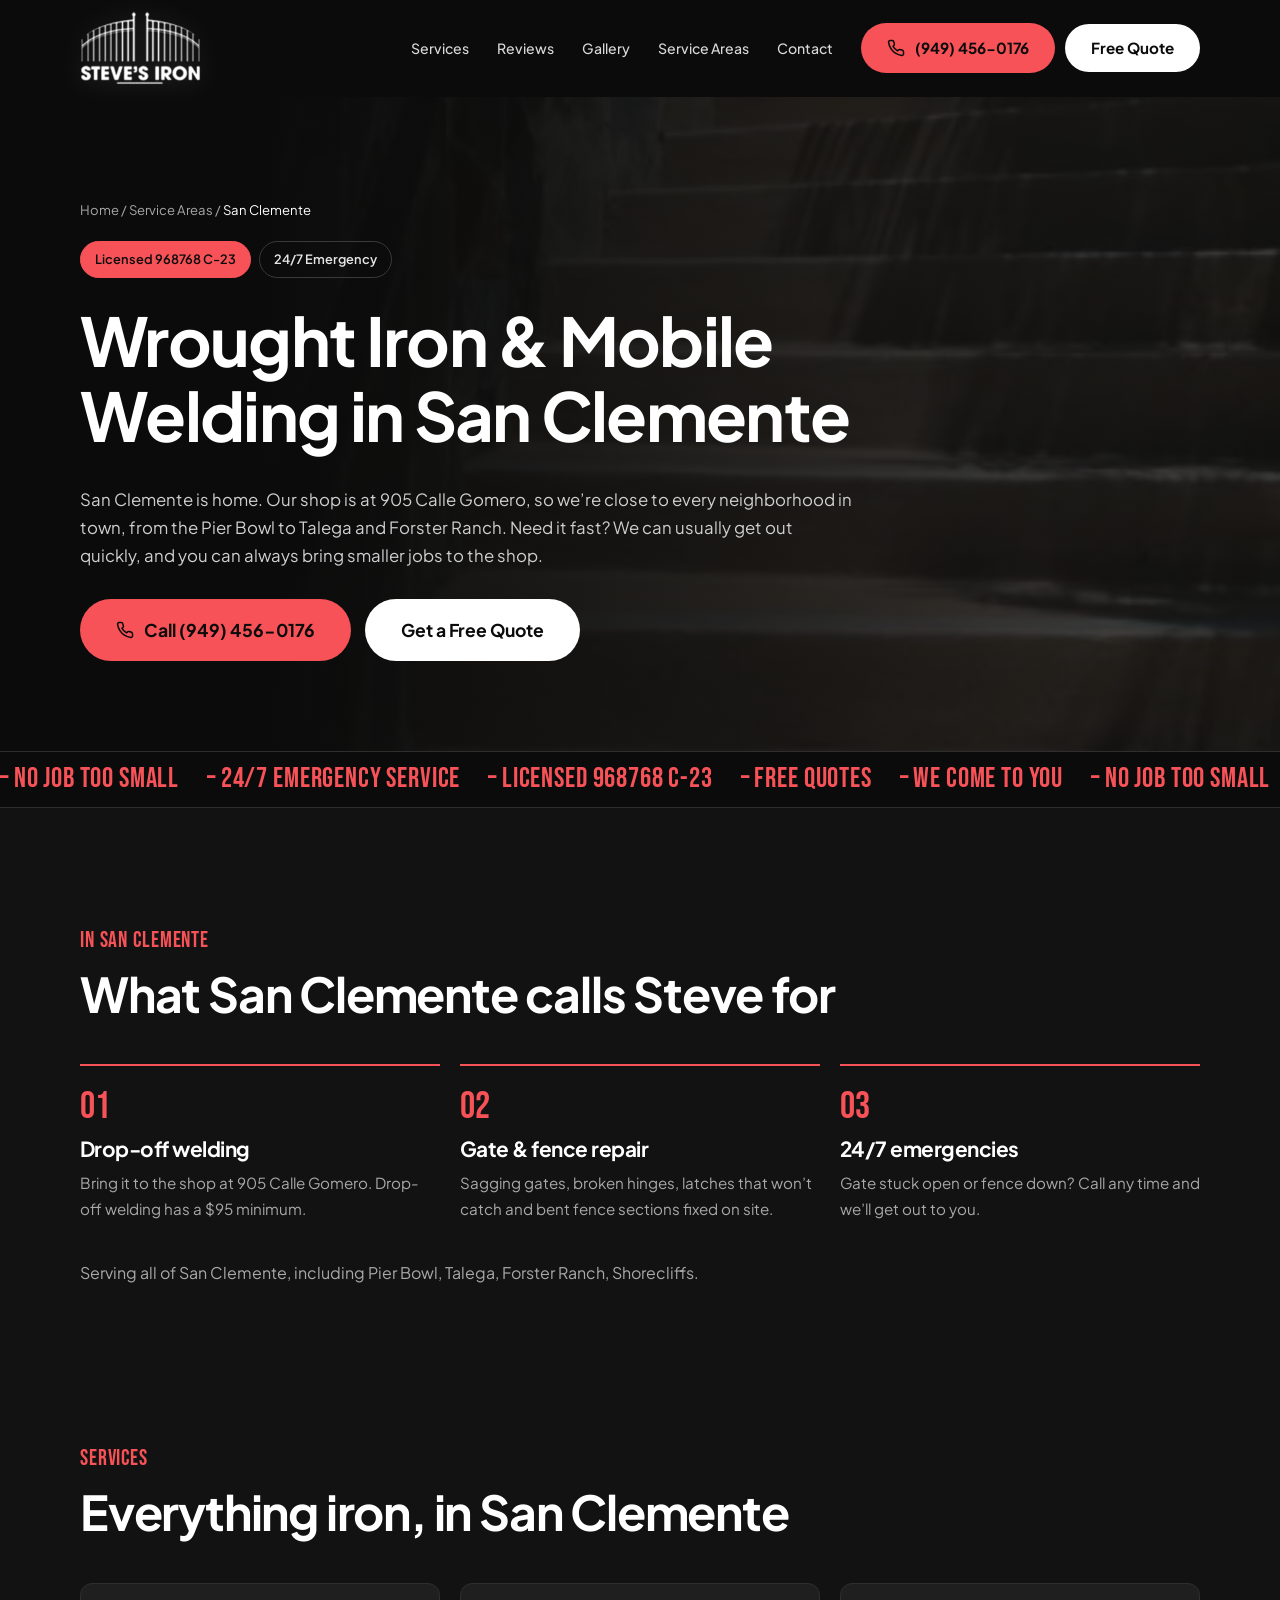
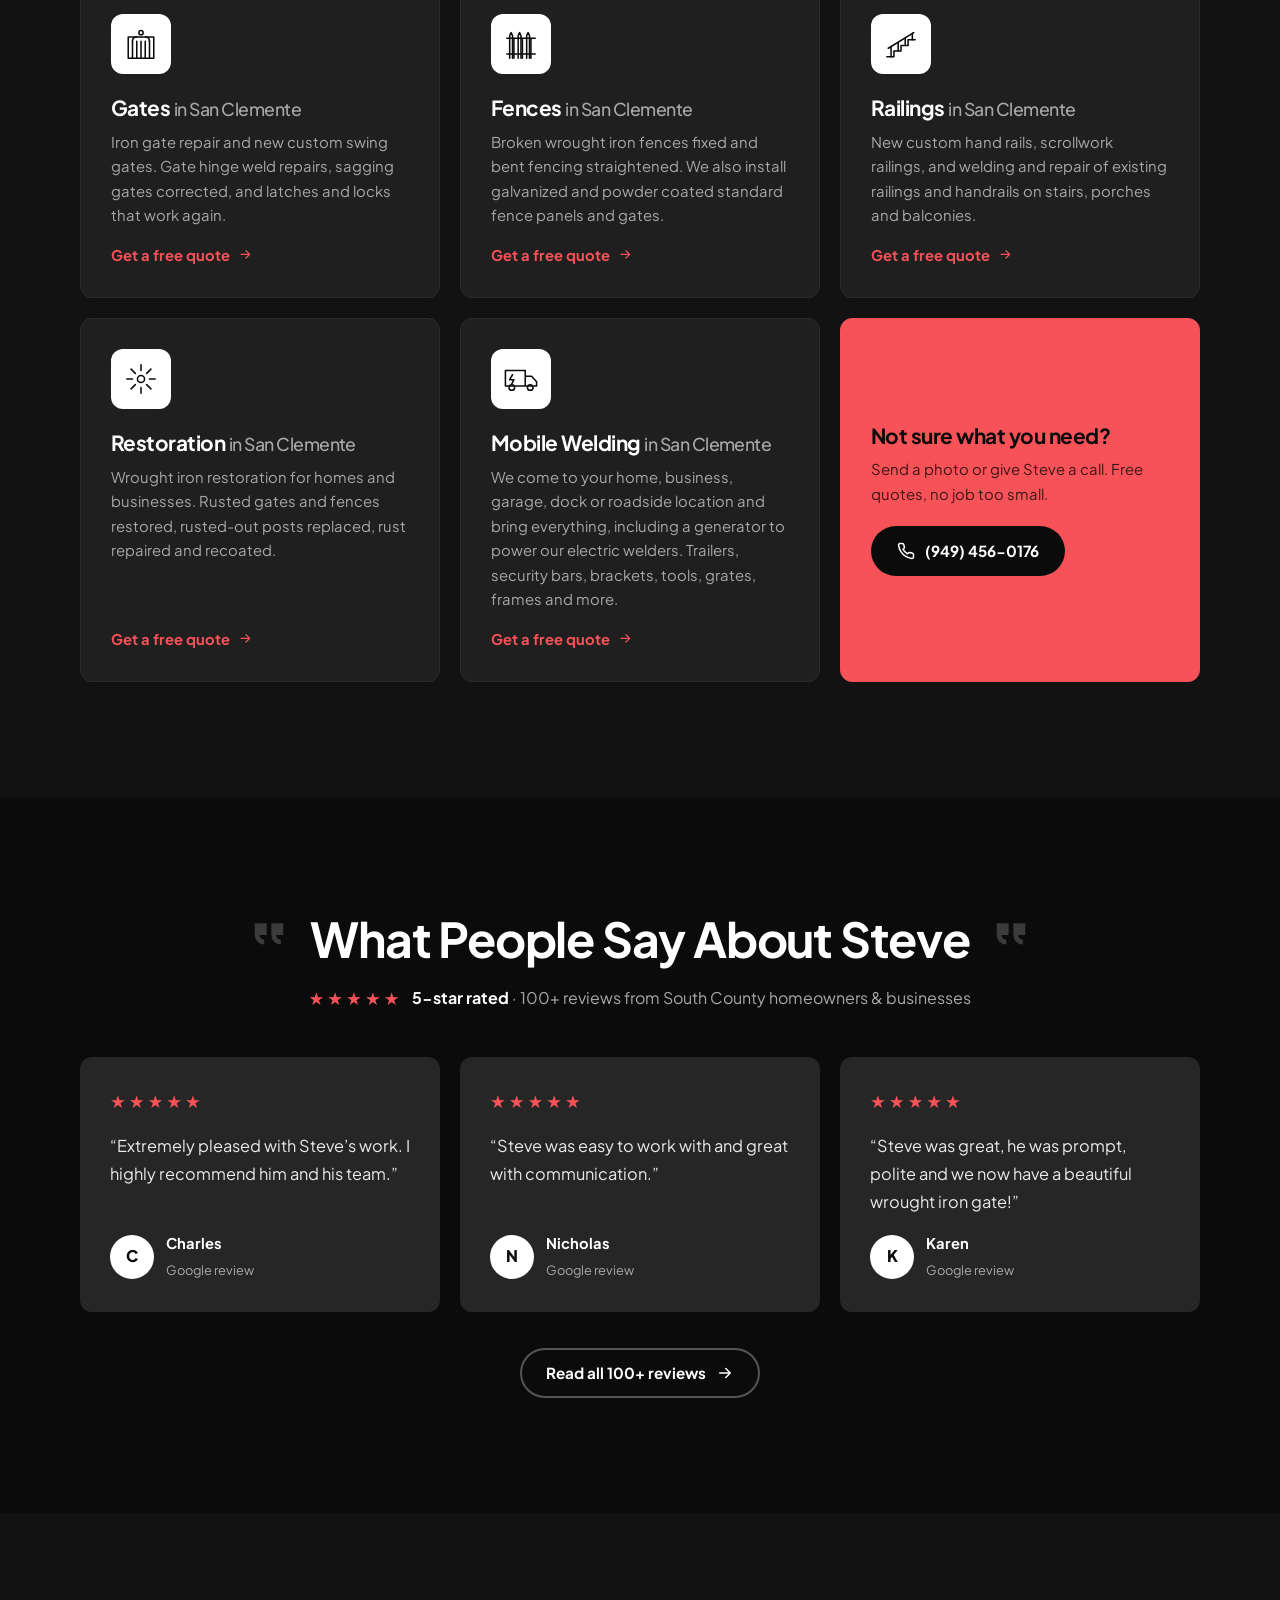
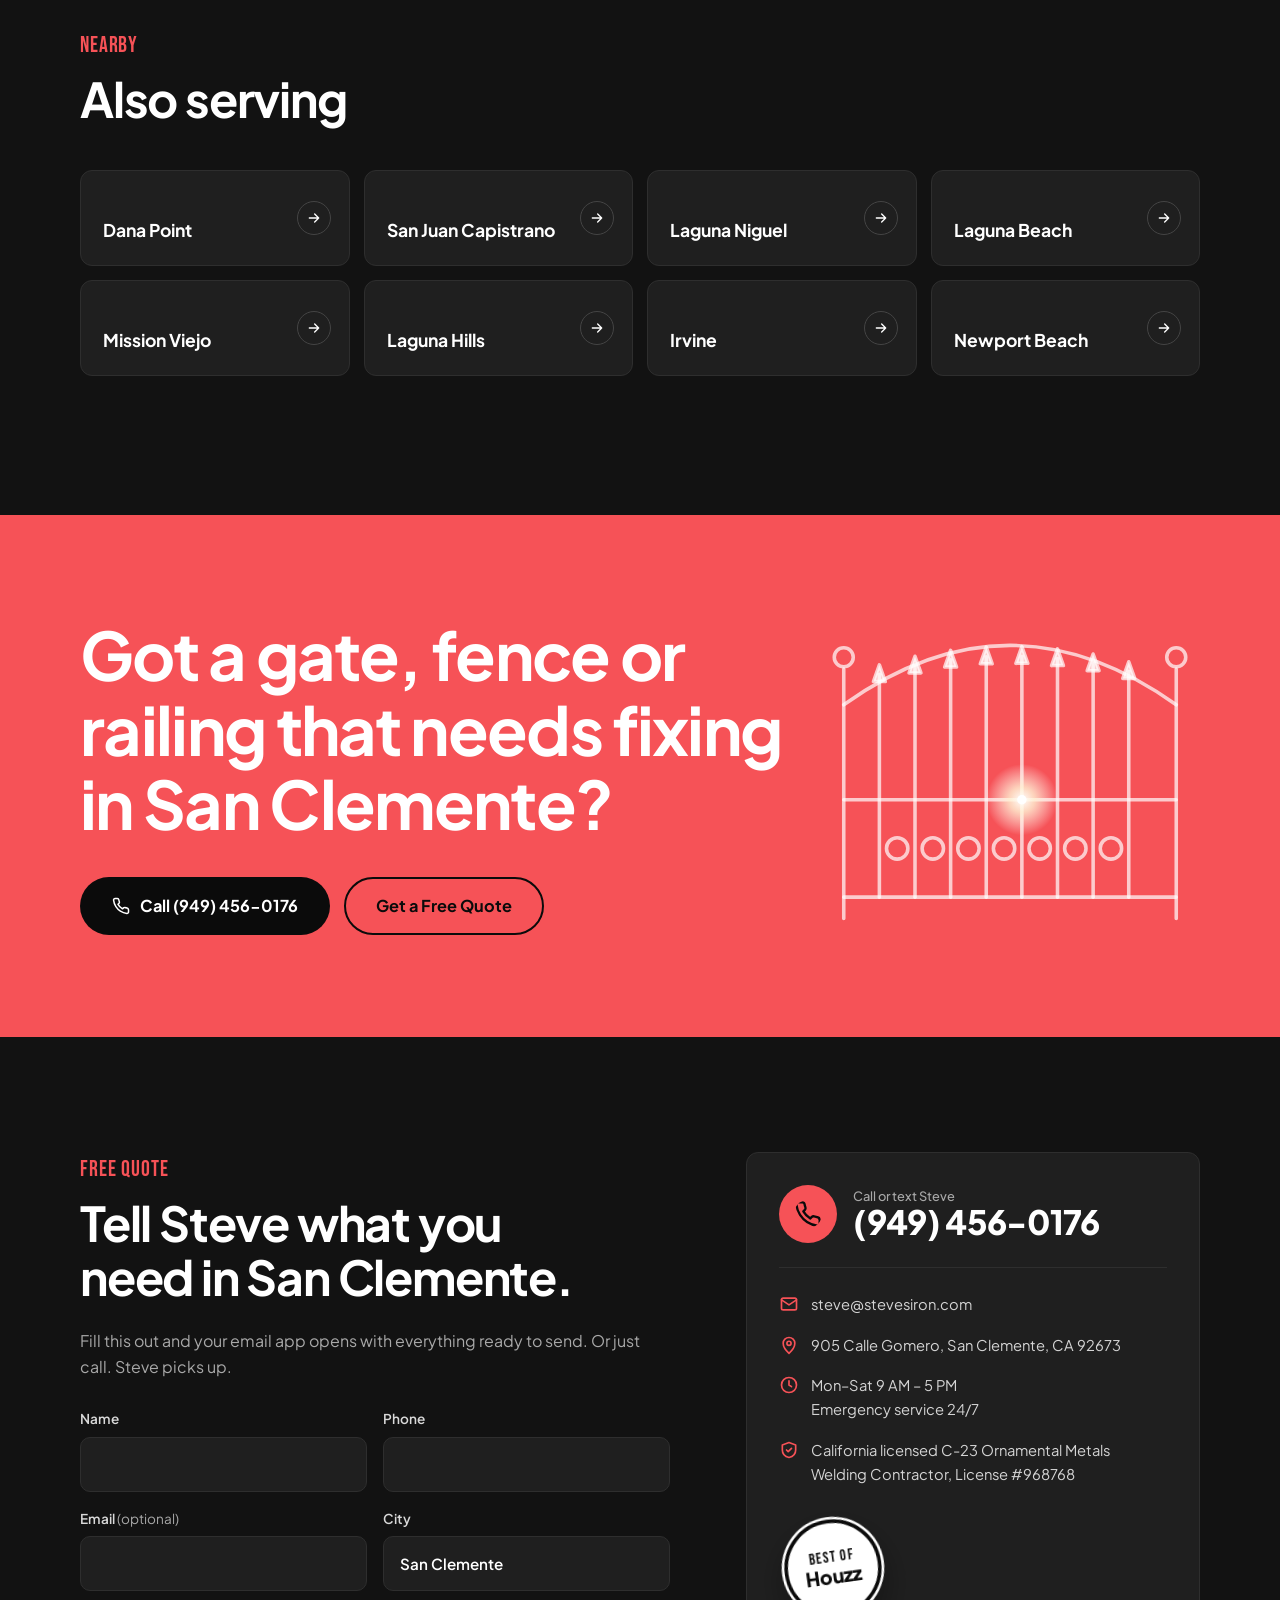
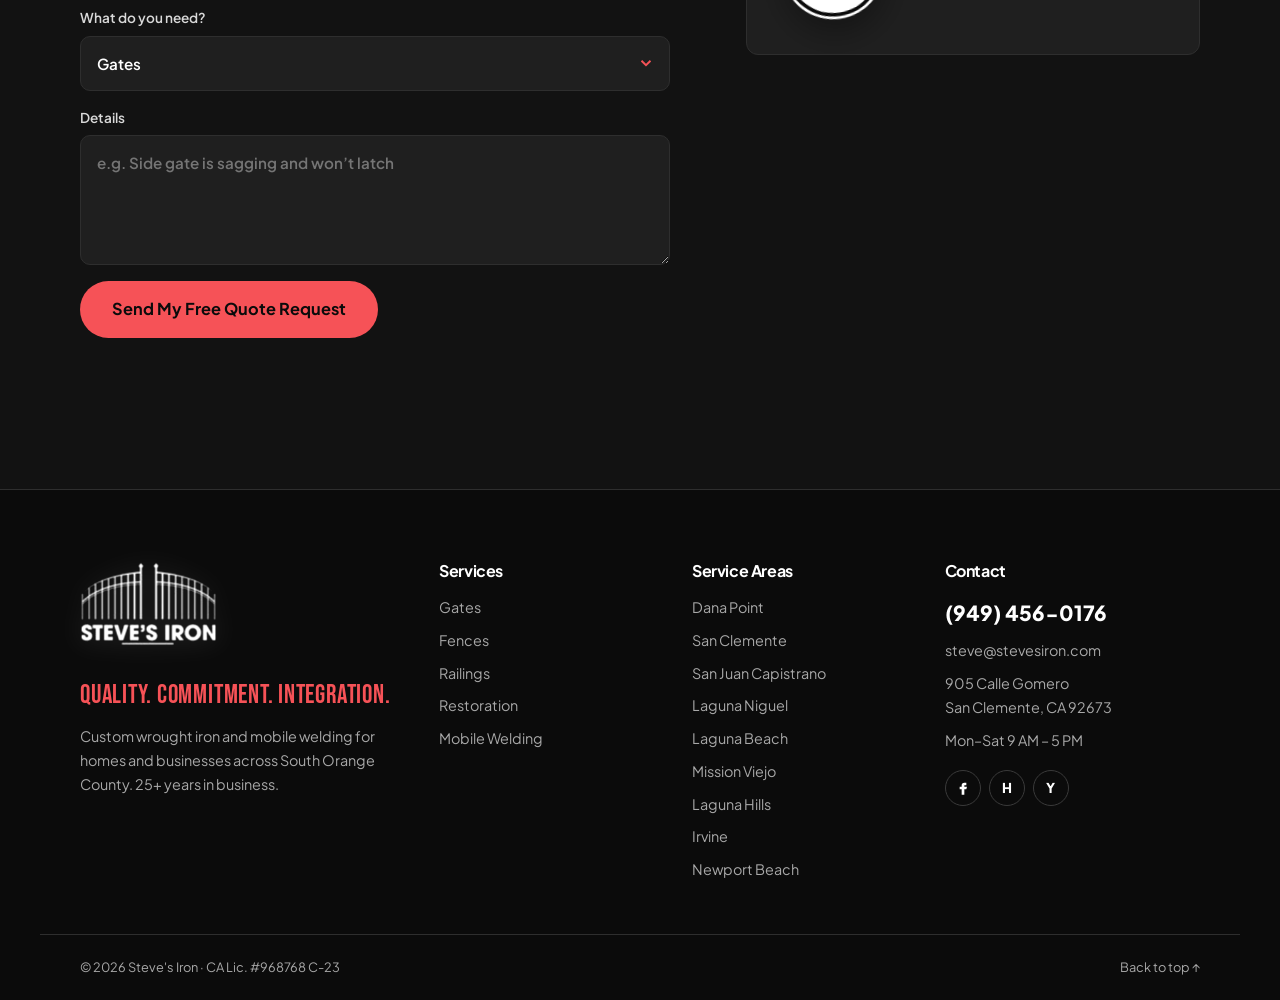
<file: service-areas/san-clemente/index.html>
<!DOCTYPE html>
<html lang="en">
<head>
  <meta charset="UTF-8" />
  <meta name="viewport" content="width=device-width, initial-scale=1" />
  <title>Wrought Iron &amp; Mobile Welding in San Clemente, CA | Steve’s Iron</title>
  <meta name="description" content="Iron gate and fence repair, custom railings, wrought iron restoration and mobile welding in San Clemente, CA. Licensed C-23 #968768. 24/7 emergency service. Call (949) 456-0176." />
  <meta name="theme-color" content="#0b0b0b" />
  <link rel="canonical" href="https://stevesiron.com/service-areas/san-clemente/" />
  <link rel="icon" href="../../assets/img/favicon.svg" type="image/svg+xml" />
  <meta property="og:type" content="website" />
  <meta property="og:title" content="Wrought Iron &amp; Mobile Welding in San Clemente, CA | Steve’s Iron" />
  <meta property="og:description" content="Iron gate and fence repair, custom railings, wrought iron restoration and mobile welding in San Clemente, CA. Licensed C-23 #968768. 24/7 emergency service. Call (949) 456-0176." />
  <meta property="og:url" content="https://stevesiron.com/service-areas/san-clemente/" />
  <meta property="og:image" content="https://stevesiron.com/assets/img/gallery/job-10.jpg" />
  <link rel="preload" href="../../assets/fonts/plus-jakarta-sans-400.woff2" as="font" type="font/woff2" crossorigin />
  <link rel="stylesheet" href="../../assets/css/fonts.css" />
  <link rel="stylesheet" href="../../assets/css/styles.css" />
  <script type="application/ld+json">{"@context":"https://schema.org","@type":"Service","serviceType":"Wrought iron repair and mobile welding","areaServed":{"@type":"City","name":"San Clemente, CA"},"provider":{"@context":"https://schema.org","@type":"HomeAndConstructionBusiness","name":"Steve's Iron","slogan":"Quality. Commitment. Integration.","description":"Custom wrought iron and mobile welding: gates, fences, railings, restoration and on-site welding across South Orange County.","url":"https://stevesiron.com/","telephone":"+1-949-456-0176","email":"steve@stevesiron.com","address":{"@type":"PostalAddress","streetAddress":"905 Calle Gomero","addressLocality":"San Clemente","addressRegion":"CA","postalCode":"92673","addressCountry":"US"},"openingHoursSpecification":[{"@type":"OpeningHoursSpecification","dayOfWeek":["Monday","Tuesday","Wednesday","Thursday","Friday","Saturday"],"opens":"09:00","closes":"17:00"}],"areaServed":["Dana Point","San Clemente","San Juan Capistrano","Laguna Niguel","Laguna Beach","Mission Viejo","Laguna Hills","Irvine","Newport Beach"],"sameAs":["https://www.facebook.com/p/Steves-Iron-100066639412856/","https://www.yelp.com/biz/steves-iron-san-clemente","https://www.houzz.com/professionals/fencing-and-gate-sales-and-construction/steves-iron-pfvwus-pf~2050751198"]}}</script>
</head>
<body>
  <a class="skip-link" href="#main">Skip to content</a>
  <header class="site-header">
    <div class="container header-inner">
      
<a href="../../" class="logo" aria-label="Steve's Iron home">
  <img src="../../assets/img/logo-white.png" alt="Steve's Iron" width="768" height="471" />
</a>
      <nav class="nav" aria-label="Main">
        <ul class="nav-menu" id="nav-menu">
          <li><a href="../../#services">Services</a></li>
                    <li><a href="../../#reviews">Reviews</a></li>
          <li><a href="../../gallery/">Gallery</a></li>
          <li><a href="../../service-areas/">Service Areas</a></li>
          <li><a href="../../#contact">Contact</a></li>
        </ul>
      </nav>
      <div class="header-cta">
        <a href="tel:+19494560176" class="btn btn-red btn-call" aria-label="Call (949) 456-0176"><svg viewBox="0 0 24 24" aria-hidden="true"><path d="M22 16.9v3a2 2 0 0 1-2.2 2 19.8 19.8 0 0 1-8.6-3.1 19.5 19.5 0 0 1-6-6A19.8 19.8 0 0 1 2.1 4.2 2 2 0 0 1 4.1 2h3a2 2 0 0 1 2 1.7c.1.9.4 1.8.7 2.7a2 2 0 0 1-.5 2.1L8 9.8a16 16 0 0 0 6 6l1.3-1.3a2 2 0 0 1 2.1-.4c.9.3 1.8.6 2.7.7a2 2 0 0 1 1.7 2z"/></svg><span class="call-label">Call Now</span><span class="call-number">(949) 456-0176</span></a>
        <a href="../../#quote" class="btn btn-light">Free Quote</a>
        <button class="nav-toggle" aria-expanded="false" aria-controls="nav-menu" aria-label="Open menu"><span></span><span></span><span></span></button>
      </div>
    </div>
  </header>
  <main id="main">
    <section class="page-hero city-hero">
      <div class="photo city-photo" data-img="../../assets/img/gallery/job-11.jpg" role="img" aria-label="Iron work in San Clemente"></div>
      <div class="container">
        <nav class="crumbs" aria-label="Breadcrumb"><a href="../../">Home</a> / <a href="../">Service Areas</a> / <span>San Clemente</span></nav>
        <div class="hero-badges">
          <span class="pill pill-red">Licensed 968768 C-23</span>
          <span class="pill">24/7 Emergency</span>
        </div>
        <h1>Wrought Iron &amp; Mobile Welding in San Clemente</h1>
        <p class="hero-lead">San Clemente is home. Our shop is at 905 Calle Gomero, so we’re close to every neighborhood in town, from the Pier Bowl to Talega and Forster Ranch. Need it fast? We can usually get out quickly, and you can always bring smaller jobs to the shop.</p>
        <div class="hero-actions">
          <a href="tel:+19494560176" class="btn btn-red btn-xl"><svg viewBox="0 0 24 24" aria-hidden="true"><path d="M22 16.9v3a2 2 0 0 1-2.2 2 19.8 19.8 0 0 1-8.6-3.1 19.5 19.5 0 0 1-6-6A19.8 19.8 0 0 1 2.1 4.2 2 2 0 0 1 4.1 2h3a2 2 0 0 1 2 1.7c.1.9.4 1.8.7 2.7a2 2 0 0 1-.5 2.1L8 9.8a16 16 0 0 0 6 6l1.3-1.3a2 2 0 0 1 2.1-.4c.9.3 1.8.6 2.7.7a2 2 0 0 1 1.7 2z"/></svg> Call (949) 456-0176</a>
          <a href="#quote" class="btn btn-light btn-xl">Get a Free Quote</a>
        </div>
      </div>
    </section>

    
  <section class="band" aria-label="No job too small, 24/7 emergency service, Licensed 968768 C-23, Free quotes, We come to you">
    <div class="band-track"><div class="band-group"><span>&ndash; No job too small</span><span>&ndash; 24/7 emergency service</span><span>&ndash; Licensed 968768 C-23</span><span>&ndash; Free quotes</span><span>&ndash; We come to you</span></div><div class="band-group" aria-hidden="true"><span>&ndash; No job too small</span><span>&ndash; 24/7 emergency service</span><span>&ndash; Licensed 968768 C-23</span><span>&ndash; Free quotes</span><span>&ndash; We come to you</span></div></div>
  </section>

    <section class="section city-focus">
      <div class="container">
        <div class="section-head">
          <p class="eyebrow">In San Clemente</p>
          <h2>What San Clemente calls Steve for</h2>
        </div>
        <div class="focus-grid">
          
          <div class="focus">
            <span class="focus-num">01</span>
            <h3>Drop-off welding</h3>
            <p>Bring it to the shop at 905 Calle Gomero. Drop-off welding has a $95 minimum.</p>
          </div>
          <div class="focus">
            <span class="focus-num">02</span>
            <h3>Gate &amp; fence repair</h3>
            <p>Sagging gates, broken hinges, latches that won’t catch and bent fence sections fixed on site.</p>
          </div>
          <div class="focus">
            <span class="focus-num">03</span>
            <h3>24/7 emergencies</h3>
            <p>Gate stuck open or fence down? Call any time and we’ll get out to you.</p>
          </div>
        </div>
        <p class="muted">Serving all of San Clemente, including Pier Bowl, Talega, Forster Ranch, Shorecliffs.</p>
      </div>
    </section>

    <section class="section services" id="services">
      <div class="container">
        <div class="section-head">
          <p class="eyebrow">Services</p>
          <h2>Everything iron, in San Clemente</h2>
        </div>
        
  <div class="service-grid">
    
    <article class="service" id="gates">
      <div class="service-icon"><svg viewBox="0 0 48 48" aria-hidden="true"><path d="M6 44V14M42 44V14M6 14h36M6 44h36"/><path d="M12 44V20M18 44V20M24 44V20M30 44V20M36 44V20"/><path d="M12 20c0-4 3-6 6-6M36 20c0-4-3-6-6-6"/><circle cx="24" cy="8" r="3"/></svg></div>
      <h3>Gates <span class="in-city">in San Clemente</span></h3>
      <p>Iron gate repair and new custom swing gates. Gate hinge weld repairs, sagging gates corrected, and latches and locks that work again.</p>
      <a href="#quote" class="text-link">Get a free quote <svg viewBox="0 0 24 24" aria-hidden="true"><path d="M5 12h14M13 6l6 6-6 6"/></svg></a>
    </article>
    <article class="service" id="fences">
      <div class="service-icon"><svg viewBox="0 0 48 48" aria-hidden="true"><path d="M4 16h40M4 38h40"/><path d="M8 44V12l2-4 2 4v32M20 44V12l2-4 2 4v32M32 44V12l2-4 2 4v32"/><path d="M14 44V16M26 44V16M38 44V16"/></svg></div>
      <h3>Fences <span class="in-city">in San Clemente</span></h3>
      <p>Broken wrought iron fences fixed and bent fencing straightened. We also install galvanized and powder coated standard fence panels and gates.</p>
      <a href="#quote" class="text-link">Get a free quote <svg viewBox="0 0 24 24" aria-hidden="true"><path d="M5 12h14M13 6l6 6-6 6"/></svg></a>
    </article>
    <article class="service" id="railings">
      <div class="service-icon"><svg viewBox="0 0 48 48" aria-hidden="true"><path d="M4 42h10v-8h10v-8h10v-8h10"/><path d="M6 30 42 8"/><path d="M10 42V28M20 34V22M30 26V16M40 18V9"/></svg></div>
      <h3>Railings <span class="in-city">in San Clemente</span></h3>
      <p>New custom hand rails, scrollwork railings, and welding and repair of existing railings and handrails on stairs, porches and balconies.</p>
      <a href="#quote" class="text-link">Get a free quote <svg viewBox="0 0 24 24" aria-hidden="true"><path d="M5 12h14M13 6l6 6-6 6"/></svg></a>
    </article>
    <article class="service" id="restoration">
      <div class="service-icon"><svg viewBox="0 0 48 48" aria-hidden="true"><path d="M24 4v8M24 36v8M4 24h8M36 24h8M10 10l6 6M32 32l6 6M38 10l-6 6M16 32l-6 6"/><circle cx="24" cy="24" r="5"/></svg></div>
      <h3>Restoration <span class="in-city">in San Clemente</span></h3>
      <p>Wrought iron restoration for homes and businesses. Rusted gates and fences restored, rusted-out posts replaced, rust repaired and recoated.</p>
      <a href="#quote" class="text-link">Get a free quote <svg viewBox="0 0 24 24" aria-hidden="true"><path d="M5 12h14M13 6l6 6-6 6"/></svg></a>
    </article>
    <article class="service" id="mobile-welding">
      <div class="service-icon"><svg viewBox="0 0 48 48" aria-hidden="true"><path d="M2 12h28v22H2zM30 20h9l7 8v6H30z"/><circle cx="11" cy="36" r="4"/><circle cx="37" cy="36" r="4"/><path d="m12 18-4 7h6l-3 6"/></svg></div>
      <h3>Mobile Welding <span class="in-city">in San Clemente</span></h3>
      <p>We come to your home, business, garage, dock or roadside location and bring everything, including a generator to power our electric welders. Trailers, security bars, brackets, tools, grates, frames and more.</p>
      <a href="#quote" class="text-link">Get a free quote <svg viewBox="0 0 24 24" aria-hidden="true"><path d="M5 12h14M13 6l6 6-6 6"/></svg></a>
    </article>
    <article class="service service-cta">
      <h3>Not sure what you need?</h3>
      <p>Send a photo or give Steve a call. Free quotes, no job too small.</p>
      <a href="tel:+19494560176" class="btn btn-black"><svg viewBox="0 0 24 24" aria-hidden="true"><path d="M22 16.9v3a2 2 0 0 1-2.2 2 19.8 19.8 0 0 1-8.6-3.1 19.5 19.5 0 0 1-6-6A19.8 19.8 0 0 1 2.1 4.2 2 2 0 0 1 4.1 2h3a2 2 0 0 1 2 1.7c.1.9.4 1.8.7 2.7a2 2 0 0 1-.5 2.1L8 9.8a16 16 0 0 0 6 6l1.3-1.3a2 2 0 0 1 2.1-.4c.9.3 1.8.6 2.7.7a2 2 0 0 1 1.7 2z"/></svg> (949) 456-0176</a>
    </article>
  </div>
      </div>
    </section>

    
  <section class="section reviews" id="reviews">
    <div class="container">
      <div class="section-title">
        <span class="title-mark" aria-hidden="true"><svg viewBox="0 0 32 32" aria-hidden="true"><path d="M4 6h10v10H8a4 4 0 0 0 4 4v4a8 8 0 0 1-8-8V6zm14 0h10v10h-6a4 4 0 0 0 4 4v4a8 8 0 0 1-8-8V6z" fill="currentColor" stroke="none"/></svg></span>
        <h2>What People Say About Steve</h2>
        <span class="title-mark" aria-hidden="true"><svg viewBox="0 0 32 32" aria-hidden="true"><path d="M4 6h10v10H8a4 4 0 0 0 4 4v4a8 8 0 0 1-8-8V6zm14 0h10v10h-6a4 4 0 0 0 4 4v4a8 8 0 0 1-8-8V6z" fill="currentColor" stroke="none"/></svg></span>
      </div>
      <div class="rating-summary">
        <span class="stars" aria-hidden="true">★★★★★</span>
        <span><strong>5-star rated</strong> &middot; 100+ reviews from South County homeowners &amp; businesses</span>
      </div>
      <div class="review-grid">
        
        <figure class="review">
          <span class="stars" aria-label="5 out of 5 stars">★★★★★</span>
          <blockquote>“Extremely pleased with Steve’s work. I highly recommend him and his team.”</blockquote>
          <figcaption>
            <span class="avatar" aria-hidden="true">C</span>
            <span><strong>Charles</strong><small>Google review</small></span>
          </figcaption>
        </figure>
        <figure class="review">
          <span class="stars" aria-label="5 out of 5 stars">★★★★★</span>
          <blockquote>“Steve was easy to work with and great with communication.”</blockquote>
          <figcaption>
            <span class="avatar" aria-hidden="true">N</span>
            <span><strong>Nicholas</strong><small>Google review</small></span>
          </figcaption>
        </figure>
        <figure class="review">
          <span class="stars" aria-label="5 out of 5 stars">★★★★★</span>
          <blockquote>“Steve was great, he was prompt, polite and we now have a beautiful wrought iron gate!”</blockquote>
          <figcaption>
            <span class="avatar" aria-hidden="true">K</span>
            <span><strong>Karen</strong><small>Google review</small></span>
          </figcaption>
        </figure>
      </div>
      <div class="center-actions">
        <a href="https://www.google.com/search?q=Steve%27s+Iron+San+Clemente+reviews" target="_blank" rel="noopener" class="btn btn-outline-light">Read all 100+ reviews <svg viewBox="0 0 24 24" aria-hidden="true"><path d="M5 12h14M13 6l6 6-6 6"/></svg></a>
      </div>
    </div>
  </section>

    <section class="section areas">
      <div class="container">
        <div class="section-head"><p class="eyebrow">Nearby</p><h2>Also serving</h2></div>
        <div class="area-grid">
          <a class="area-card" href="../dana-point/"><span class="area-name">Dana Point</span><span class="area-arrow"><svg viewBox="0 0 24 24" aria-hidden="true"><path d="M5 12h14M13 6l6 6-6 6"/></svg></span></a><a class="area-card" href="../san-juan-capistrano/"><span class="area-name">San Juan Capistrano</span><span class="area-arrow"><svg viewBox="0 0 24 24" aria-hidden="true"><path d="M5 12h14M13 6l6 6-6 6"/></svg></span></a><a class="area-card" href="../laguna-niguel/"><span class="area-name">Laguna Niguel</span><span class="area-arrow"><svg viewBox="0 0 24 24" aria-hidden="true"><path d="M5 12h14M13 6l6 6-6 6"/></svg></span></a><a class="area-card" href="../laguna-beach/"><span class="area-name">Laguna Beach</span><span class="area-arrow"><svg viewBox="0 0 24 24" aria-hidden="true"><path d="M5 12h14M13 6l6 6-6 6"/></svg></span></a><a class="area-card" href="../mission-viejo/"><span class="area-name">Mission Viejo</span><span class="area-arrow"><svg viewBox="0 0 24 24" aria-hidden="true"><path d="M5 12h14M13 6l6 6-6 6"/></svg></span></a><a class="area-card" href="../laguna-hills/"><span class="area-name">Laguna Hills</span><span class="area-arrow"><svg viewBox="0 0 24 24" aria-hidden="true"><path d="M5 12h14M13 6l6 6-6 6"/></svg></span></a><a class="area-card" href="../irvine/"><span class="area-name">Irvine</span><span class="area-arrow"><svg viewBox="0 0 24 24" aria-hidden="true"><path d="M5 12h14M13 6l6 6-6 6"/></svg></span></a><a class="area-card" href="../newport-beach/"><span class="area-name">Newport Beach</span><span class="area-arrow"><svg viewBox="0 0 24 24" aria-hidden="true"><path d="M5 12h14M13 6l6 6-6 6"/></svg></span></a>
        </div>
      </div>
    </section>

    
  <section class="cta-band">
    <div class="container cta-inner">
      <h2>Got a gate, fence or railing that needs fixing in San Clemente?</h2>
      <div class="cta-actions">
        <a href="tel:+19494560176" class="btn btn-black btn-lg"><svg viewBox="0 0 24 24" aria-hidden="true"><path d="M22 16.9v3a2 2 0 0 1-2.2 2 19.8 19.8 0 0 1-8.6-3.1 19.5 19.5 0 0 1-6-6A19.8 19.8 0 0 1 2.1 4.2 2 2 0 0 1 4.1 2h3a2 2 0 0 1 2 1.7c.1.9.4 1.8.7 2.7a2 2 0 0 1-.5 2.1L8 9.8a16 16 0 0 0 6 6l1.3-1.3a2 2 0 0 1 2.1-.4c.9.3 1.8.6 2.7.7a2 2 0 0 1 1.7 2z"/></svg> Call (949) 456-0176</a>
        <a href="#quote" class="btn btn-white btn-lg">Get a Free Quote</a>
      </div>
      <svg class="cta-art" viewBox="0 0 320 260" aria-hidden="true">
        <defs><radialGradient id="weldGlow"><stop offset="0" stop-color="#fff" stop-opacity="1"/><stop offset=".35" stop-color="#fff5d6" stop-opacity=".8"/><stop offset="1" stop-color="#fff" stop-opacity="0"/></radialGradient></defs>
        <g class="gate">
          <path class="draw" d="M20 250V40M300 250V40"/>
          <circle class="draw" cx="20" cy="30" r="8"/><circle class="draw" cx="300" cy="30" r="8"/>
          <path class="draw" d="M20 70Q160-30 300 70"/>
          <path class="draw" d="M20 150H300M20 232H300"/>
          <path class="draw" d="M50 232V44.4"/><path class="draw tip" d="M45 50.4L50 36.4L55 50.4Z"/><path class="draw" d="M80 232V37.2"/><path class="draw tip" d="M75 43.2L80 29.2L85 43.2Z"/><path class="draw" d="M110 232V32.2"/><path class="draw tip" d="M105 38.2L110 24.2L115 38.2Z"/><path class="draw" d="M140 232V29.5"/><path class="draw tip" d="M135 35.5L140 21.5L145 35.5Z"/><path class="draw" d="M170 232V29.1"/><path class="draw tip" d="M165 35.1L170 21.1L175 35.1Z"/><path class="draw" d="M200 232V31.0"/><path class="draw tip" d="M195 37.0L200 23.0L205 37.0Z"/><path class="draw" d="M230 232V35.3"/><path class="draw tip" d="M225 41.3L230 27.3L235 41.3Z"/><path class="draw" d="M260 232V41.8"/><path class="draw tip" d="M255 47.8L260 33.8L265 47.8Z"/>
          <circle class="draw" cx="65" cy="191" r="9"/><circle class="draw" cx="95" cy="191" r="9"/><circle class="draw" cx="125" cy="191" r="9"/><circle class="draw" cx="155" cy="191" r="9"/><circle class="draw" cx="185" cy="191" r="9"/><circle class="draw" cx="215" cy="191" r="9"/><circle class="draw" cx="245" cy="191" r="9"/>
        </g>
        <g class="weld" transform="translate(170 150)">
          <circle class="weld-glow" r="30" fill="url(#weldGlow)"/>
          <circle class="weld-core" r="4"/>
          <g transform="rotate(-170)"><line class="spark" x1="0" y1="0" x2="20" y2="0" style="--d:0.00s;--l:46px"/></g><g transform="rotate(-151)"><line class="spark" x1="0" y1="0" x2="20" y2="0" style="--d:0.09s;--l:60px"/></g><g transform="rotate(-132)"><line class="spark" x1="0" y1="0" x2="20" y2="0" style="--d:0.18s;--l:74px"/></g><g transform="rotate(-125)"><line class="spark" x1="0" y1="0" x2="20" y2="0" style="--d:0.27s;--l:88px"/></g><g transform="rotate(-106)"><line class="spark" x1="0" y1="0" x2="20" y2="0" style="--d:0.36s;--l:46px"/></g><g transform="rotate(-87)"><line class="spark" x1="0" y1="0" x2="20" y2="0" style="--d:0.45s;--l:60px"/></g><g transform="rotate(-80)"><line class="spark" x1="0" y1="0" x2="20" y2="0" style="--d:0.54s;--l:74px"/></g><g transform="rotate(-61)"><line class="spark" x1="0" y1="0" x2="20" y2="0" style="--d:0.63s;--l:88px"/></g><g transform="rotate(-42)"><line class="spark" x1="0" y1="0" x2="20" y2="0" style="--d:0.72s;--l:46px"/></g><g transform="rotate(-35)"><line class="spark" x1="0" y1="0" x2="20" y2="0" style="--d:0.81s;--l:60px"/></g><g transform="rotate(-16)"><line class="spark" x1="0" y1="0" x2="20" y2="0" style="--d:0.90s;--l:74px"/></g><g transform="rotate(3)"><line class="spark" x1="0" y1="0" x2="20" y2="0" style="--d:0.99s;--l:88px"/></g>
        </g>
      </svg>
    </div>
  </section>
    
  <section class="section contact" id="contact">
    <div class="container contact-grid">
      <div id="quote">
        <p class="eyebrow">Free Quote</p>
        <h2>Tell Steve what you need in San Clemente.</h2>
        <p class="muted">Fill this out and your email app opens with everything ready to send. Or just call. Steve picks up.</p>
        <form class="quote-form" id="quote-form" novalidate>
          <div class="form-row">
            <label><span>Name</span><input type="text" name="name" required autocomplete="name" /></label>
            <label><span>Phone</span><input type="tel" name="phone" required autocomplete="tel" /></label>
          </div>
          <div class="form-row">
            <label><span>Email <em>(optional)</em></span><input type="email" name="email" autocomplete="email" /></label>
            <label><span>City</span><input type="text" name="city" value="San Clemente" autocomplete="address-level2" /></label>
          </div>
          <label><span>What do you need?</span>
            <select name="service">
              <option>Gates</option><option>Fences</option><option>Railings</option><option>Restoration</option><option>Mobile Welding</option>
              <option>Emergency repair</option>
              <option>Something else</option>
            </select>
          </label>
          <label><span>Details</span><textarea name="message" rows="4" required placeholder="e.g. Side gate is sagging and won’t latch"></textarea></label>
          <button type="submit" class="btn btn-red btn-lg">Send My Free Quote Request</button>
          <p class="form-status" role="status" aria-live="polite"></p>
        </form>
      </div>
      <aside class="contact-info">
        <a class="big-phone" href="tel:+19494560176"><svg viewBox="0 0 24 24" aria-hidden="true"><path d="M22 16.9v3a2 2 0 0 1-2.2 2 19.8 19.8 0 0 1-8.6-3.1 19.5 19.5 0 0 1-6-6A19.8 19.8 0 0 1 2.1 4.2 2 2 0 0 1 4.1 2h3a2 2 0 0 1 2 1.7c.1.9.4 1.8.7 2.7a2 2 0 0 1-.5 2.1L8 9.8a16 16 0 0 0 6 6l1.3-1.3a2 2 0 0 1 2.1-.4c.9.3 1.8.6 2.7.7a2 2 0 0 1 1.7 2z"/></svg><span><small>Call or text Steve</small>(949) 456-0176</span></a>
        <ul class="info-list">
          <li><svg viewBox="0 0 24 24" aria-hidden="true"><rect x="3" y="5" width="18" height="14" rx="2"/><path d="m3 7 9 6 9-6"/></svg><a href="mailto:steve@stevesiron.com">steve@stevesiron.com</a></li>
          <li><svg viewBox="0 0 24 24" aria-hidden="true"><path d="M12 22s-7-6.2-7-12a7 7 0 1 1 14 0c0 5.8-7 12-7 12z"/><circle cx="12" cy="10" r="2.5"/></svg><a href="https://maps.google.com/?q=905+Calle+Gomero,+San+Clemente,+CA+92673" target="_blank" rel="noopener">905 Calle Gomero, San Clemente, CA 92673</a></li>
          <li><svg viewBox="0 0 24 24" aria-hidden="true"><circle cx="12" cy="12" r="9"/><path d="M12 7v5l3 2"/></svg><span>Mon–Sat 9 AM – 5 PM<br />Emergency service 24/7</span></li>
          <li><svg viewBox="0 0 24 24" aria-hidden="true"><path d="M12 3 4 6v6c0 5 3.5 8 8 9 4.5-1 8-4 8-9V6l-8-3z"/><path d="m9 12 2 2 4-4"/></svg><span>California licensed C-23 Ornamental Metals Welding Contractor, License #968768</span></li>
        </ul>
        
<a class="houzz-badge" href="https://www.houzz.com/professionals/fencing-and-gate-sales-and-construction/steves-iron-pfvwus-pf~2050751198" target="_blank" rel="noopener" aria-label="Best of Houzz, see Steve's Iron on Houzz">
  <span class="hb-top">Best of</span><span class="hb-name">Houzz</span>
</a>
      </aside>
    </div>
  </section>

  </main>
  <footer class="site-footer">
    <div class="container footer-grid">
      <div class="footer-brand">
        
<a href="../../" class="logo" aria-label="Steve's Iron home">
  <img src="../../assets/img/logo-white.png" alt="Steve's Iron" width="768" height="471" />
</a>
        <p class="footer-tagline">Quality. Commitment. Integration.</p>
        <p>Custom wrought iron and mobile welding for homes and businesses across South Orange County. 25+ years in business.</p>
      </div>
      <div>
        <h4>Services</h4>
        <ul><li><a href="../../#gates">Gates</a></li><li><a href="../../#fences">Fences</a></li><li><a href="../../#railings">Railings</a></li><li><a href="../../#restoration">Restoration</a></li><li><a href="../../#mobile-welding">Mobile Welding</a></li></ul>
      </div>
      <div>
        <h4>Service Areas</h4>
        <ul><li><a href="../../service-areas/dana-point/">Dana Point</a></li><li><a href="../../service-areas/san-clemente/">San Clemente</a></li><li><a href="../../service-areas/san-juan-capistrano/">San Juan Capistrano</a></li><li><a href="../../service-areas/laguna-niguel/">Laguna Niguel</a></li><li><a href="../../service-areas/laguna-beach/">Laguna Beach</a></li><li><a href="../../service-areas/mission-viejo/">Mission Viejo</a></li><li><a href="../../service-areas/laguna-hills/">Laguna Hills</a></li><li><a href="../../service-areas/irvine/">Irvine</a></li><li><a href="../../service-areas/newport-beach/">Newport Beach</a></li></ul>
      </div>
      <div>
        <h4>Contact</h4>
        <ul>
          <li><a href="tel:+19494560176" class="footer-phone">(949) 456-0176</a></li>
          <li><a href="mailto:steve@stevesiron.com">steve@stevesiron.com</a></li>
          <li>905 Calle Gomero<br />San Clemente, CA 92673</li>
          <li>Mon–Sat 9 AM – 5 PM</li>
        </ul>
        <div class="socials">
          <a href="https://www.facebook.com/p/Steves-Iron-100066639412856/" target="_blank" rel="noopener" aria-label="Facebook"><svg viewBox="0 0 24 24" aria-hidden="true"><path d="M14 8h3V4h-3a4 4 0 0 0-4 4v2H7v4h3v8h4v-8h3l1-4h-4V8z" fill="currentColor" stroke="none"/></svg></a>
          <a href="https://www.houzz.com/professionals/fencing-and-gate-sales-and-construction/steves-iron-pfvwus-pf~2050751198" target="_blank" rel="noopener" aria-label="Houzz">H</a>
          <a href="https://www.yelp.com/biz/steves-iron-san-clemente" target="_blank" rel="noopener" aria-label="Yelp">Y</a>
        </div>
      </div>
    </div>
    <div class="container footer-bottom">
      <span>&copy; <span id="year">2026</span> Steve's Iron &middot; CA Lic. #968768 C-23</span>
      <a href="#main">Back to top &uarr;</a>
    </div>
  </footer>
  <div class="mobile-bar">
    <a href="tel:+19494560176" class="btn btn-red"><svg viewBox="0 0 24 24" aria-hidden="true"><path d="M22 16.9v3a2 2 0 0 1-2.2 2 19.8 19.8 0 0 1-8.6-3.1 19.5 19.5 0 0 1-6-6A19.8 19.8 0 0 1 2.1 4.2 2 2 0 0 1 4.1 2h3a2 2 0 0 1 2 1.7c.1.9.4 1.8.7 2.7a2 2 0 0 1-.5 2.1L8 9.8a16 16 0 0 0 6 6l1.3-1.3a2 2 0 0 1 2.1-.4c.9.3 1.8.6 2.7.7a2 2 0 0 1 1.7 2z"/></svg> Call Now</a>
    <a href="#quote" class="btn btn-light">Free Quote</a>
  </div>
  <script src="../../assets/js/main.js" defer></script>
</body>
</html>
</file>
<file: assets/css/fonts.css>
/* Self-hosted Google Fonts (latin): Plus Jakarta Sans & Bebas Neue, SIL Open Font License */
@font-face {
  font-family: 'Bebas Neue';
  font-style: normal;
  font-weight: 400;
  font-display: swap;
  src: url("../fonts/bebas-neue-400.woff2") format('woff2');
  unicode-range: U+0000-00FF, U+0131, U+0152-0153, U+02BB-02BC, U+02C6, U+02DA, U+02DC, U+0304, U+0308, U+0329, U+2000-206F, U+20AC, U+2122, U+2191, U+2193, U+2212, U+2215, U+FEFF, U+FFFD;
}
@font-face {
  font-family: 'Plus Jakarta Sans';
  font-style: normal;
  font-weight: 400;
  font-display: swap;
  src: url("../fonts/plus-jakarta-sans-400.woff2") format('woff2');
  unicode-range: U+0000-00FF, U+0131, U+0152-0153, U+02BB-02BC, U+02C6, U+02DA, U+02DC, U+0304, U+0308, U+0329, U+2000-206F, U+20AC, U+2122, U+2191, U+2193, U+2212, U+2215, U+FEFF, U+FFFD;
}
@font-face {
  font-family: 'Plus Jakarta Sans';
  font-style: normal;
  font-weight: 500;
  font-display: swap;
  src: url("../fonts/plus-jakarta-sans-400.woff2") format('woff2');
  unicode-range: U+0000-00FF, U+0131, U+0152-0153, U+02BB-02BC, U+02C6, U+02DA, U+02DC, U+0304, U+0308, U+0329, U+2000-206F, U+20AC, U+2122, U+2191, U+2193, U+2212, U+2215, U+FEFF, U+FFFD;
}
@font-face {
  font-family: 'Plus Jakarta Sans';
  font-style: normal;
  font-weight: 600;
  font-display: swap;
  src: url("../fonts/plus-jakarta-sans-400.woff2") format('woff2');
  unicode-range: U+0000-00FF, U+0131, U+0152-0153, U+02BB-02BC, U+02C6, U+02DA, U+02DC, U+0304, U+0308, U+0329, U+2000-206F, U+20AC, U+2122, U+2191, U+2193, U+2212, U+2215, U+FEFF, U+FFFD;
}
@font-face {
  font-family: 'Plus Jakarta Sans';
  font-style: normal;
  font-weight: 700;
  font-display: swap;
  src: url("../fonts/plus-jakarta-sans-400.woff2") format('woff2');
  unicode-range: U+0000-00FF, U+0131, U+0152-0153, U+02BB-02BC, U+02C6, U+02DA, U+02DC, U+0304, U+0308, U+0329, U+2000-206F, U+20AC, U+2122, U+2191, U+2193, U+2212, U+2215, U+FEFF, U+FFFD;
}
@font-face {
  font-family: 'Plus Jakarta Sans';
  font-style: normal;
  font-weight: 800;
  font-display: swap;
  src: url("../fonts/plus-jakarta-sans-400.woff2") format('woff2');
  unicode-range: U+0000-00FF, U+0131, U+0152-0153, U+02BB-02BC, U+02C6, U+02DA, U+02DC, U+0304, U+0308, U+0329, U+2000-206F, U+20AC, U+2122, U+2191, U+2193, U+2212, U+2215, U+FEFF, U+FFFD;
}
</file>
<file: assets/css/styles.css>
/* =========================================================
   Steve's Iron: site styles
   Brand: black & white, with red (#F65257) as the one accent
   ========================================================= */

:root {
  --red: #f65257;
  --red-dark: #e23c42;
  --black: #0b0b0b;
  --bg: #121212;
  --card: #1f1f1f;
  --card-2: #262626;
  --line: #2e2e2e;
  --white: #fff;
  --off: #f3f3f3;
  --text-dark: #141414;
  --muted: #a8a8a8;
  --muted-dark: #5d5d5d;

  --font: "Plus Jakarta Sans", system-ui, -apple-system, "Segoe UI", sans-serif;
  --font-accent: "Bebas Neue", "Oswald", Impact, "Arial Narrow", sans-serif;

  --radius: 12px;
  --pill: 999px;
  --container: 1200px;
  --gutter: clamp(16px, 4vw, 40px);
  --header-h: 96px;
}

*, *::before, *::after { box-sizing: border-box; }
html { scroll-behavior: smooth; scroll-padding-top: 108px; }
@media (prefers-reduced-motion: reduce) {
  html { scroll-behavior: auto; }
  *, *::before, *::after { animation: none !important; transition: none !important; }
}

body {
  margin: 0;
  font-family: var(--font);
  font-size: 16px;
  line-height: 1.65;
  color: var(--white);
  background: var(--bg);
  -webkit-font-smoothing: antialiased;
  overflow-x: hidden;
}
img { max-width: 100%; display: block; }
a { color: inherit; }
h1, h2, h3, h4 { text-wrap: balance; font-weight: 700; line-height: 1.12; letter-spacing: -0.025em; margin: 0 0 .5em; }
h1 { font-size: clamp(2.3rem, 5.4vw, 4.2rem); }
h2 { font-size: clamp(1.9rem, 3.8vw, 3rem); }
h3 { font-size: 1.3rem; }
p { margin: 0 0 1em; }
svg { width: 1em; height: 1em; fill: none; stroke: currentColor; stroke-width: 2; stroke-linecap: round; stroke-linejoin: round; flex-shrink: 0; }

.container { width: 100%; max-width: var(--container); margin: 0 auto; padding: 0 var(--gutter); }
.skip-link { position: absolute; left: -999px; top: 8px; z-index: 999; background: var(--red); color: var(--black); padding: 8px 14px; font-weight: 700; }
.skip-link:focus { left: 8px; }
:focus-visible { outline: 3px solid var(--red); outline-offset: 3px; }
.muted { color: var(--muted); }
.center { text-align: center; }

.eyebrow {
  font-family: var(--font-accent);
  font-size: 1.35rem;
  letter-spacing: .04em;
  color: var(--red);
  margin: 0 0 8px;
}

/* ---------- Buttons ---------- */
.btn {
  display: inline-flex; align-items: center; justify-content: center; gap: 10px;
  font-family: var(--font); font-weight: 700; font-size: .95rem;
  text-decoration: none; white-space: nowrap; line-height: 1;
  padding: 14px 24px; border-radius: var(--pill);
  border: 2px solid transparent; cursor: pointer;
  transition: transform .15s ease, background .15s ease, color .15s ease, border-color .15s ease, box-shadow .15s ease;
}
.btn:hover { transform: translateY(-2px); }
.btn:active { transform: none; }
.btn svg { width: 18px; height: 18px; }
.btn-lg { padding: 18px 30px; font-size: 1.02rem; }
.btn-xl { padding: 20px 34px; font-size: 1.1rem; }
.btn-light { background: var(--white); color: var(--black); }
.btn-light:hover { background: #e9e9e9; box-shadow: 0 10px 30px rgba(255, 255, 255, .15); }
.btn-red { background: var(--red); color: var(--black); }
.btn-red:hover { background: #ff6a6e; box-shadow: 0 10px 30px rgba(246, 82, 87, .3); }
.btn-black { background: var(--black); color: var(--white); }
.btn-black:hover { background: #222; }
.btn-white { background: transparent; color: var(--black); border-color: var(--black); }
.btn-white:hover { background: var(--white); border-color: var(--white); }
.btn-outline-light { border-color: #555; color: var(--white); }
.btn-outline-light:hover { border-color: var(--red); color: var(--red); }

.pill {
  display: inline-flex; align-items: center;
  padding: 7px 14px; border-radius: var(--pill);
  border: 1px solid #3a3a3a; color: #e6e6e6;
  font-size: .8rem; font-weight: 600;
}
.pill-red { background: var(--red); color: var(--black); border-color: var(--red); }

.text-link {
  display: inline-flex; align-items: center; gap: 8px;
  color: var(--red); font-weight: 700; font-size: .92rem; text-decoration: none;
}
.text-link svg { transition: transform .15s; }
.text-link:hover svg { transform: translateX(4px); }

/* =========================================================
   Header
   ========================================================= */
.site-header {
  position: sticky; top: 0; z-index: 50;
  background: rgba(11, 11, 11, .92);
  backdrop-filter: blur(10px);
  border-bottom: 1px solid transparent;
  transition: border-color .2s;
}
.site-header.scrolled { border-color: var(--line); }
.header-inner { display: flex; align-items: center; gap: 28px; min-height: var(--header-h); }

.logo { display: inline-flex; align-items: center; text-decoration: none; flex-shrink: 0; }
.logo img { height: 74px; width: auto; filter: drop-shadow(0 0 14px rgba(255, 255, 255, .18)); transition: transform .25s ease, filter .25s ease; }
.logo:hover img { transform: scale(1.04); filter: drop-shadow(0 0 20px rgba(255, 255, 255, .3)); }
.site-footer .logo img { height: 84px; }

.nav { margin-left: auto; }
.nav-menu { list-style: none; display: flex; gap: 28px; margin: 0; padding: 0; }
.nav-menu a { text-decoration: none; font-size: .88rem; font-weight: 500; color: #d9d9d9; transition: color .15s; }
.nav-menu a:hover, .nav-menu a.active { color: var(--red); }
.header-cta { display: flex; align-items: center; gap: 10px; }
.btn-call .call-label { display: none; }
.nav-toggle { display: none; }

/* =========================================================
   Photo slots: show Steve's real photo when present,
   otherwise a black wrought-iron pattern (never a broken image)
   ========================================================= */
.photo {
  position: relative;
  background-color: #151515;
  background-image: url("../img/iron-pattern.svg"), radial-gradient(circle at 50% 40%, #262626, #0e0e0e 70%);
  background-size: 120px 240px, cover;
  background-position: center;
}
.photo.has-img { background-image: var(--photo); background-size: cover; }

/* =========================================================
   Hero
   ========================================================= */
.hero { background: var(--black); padding: 0 clamp(10px, 1.4vw, 20px); }
.hero-frame {
  position: relative; isolation: isolate; overflow: hidden;
  min-height: clamp(560px, calc(100svh - var(--header-h) - 20px), 900px);
  border-radius: clamp(22px, 3vw, 40px);
  display: flex; align-items: flex-end;
  background: #0d0d0d;
}
@media (min-width: 601px) { .hero-frame { border-bottom-right-radius: 0; } }
.hero-bg {
  position: absolute; inset: -6% 0 0; z-index: -3;
  background-position: center 40%;
  transform: scale(1.12);
  transition: transform 2.4s cubic-bezier(.2, .7, .2, 1);
  will-change: transform;
}
.hero.ready .hero-bg { transform: scale(1) translateY(var(--parallax, 0px)); transition-duration: 2.4s, 0s; }
.hero-shade {
  position: absolute; inset: 0; z-index: -2;
  background:
    linear-gradient(90deg, rgba(8, 8, 8, .92) 0%, rgba(8, 8, 8, .7) 38%, rgba(8, 8, 8, .15) 75%),
    linear-gradient(0deg, rgba(8, 8, 8, .85) 0%, rgba(8, 8, 8, 0) 45%);
}
.hero-content {
  width: 100%; max-width: var(--container); margin: 0 auto;
  padding: clamp(40px, 6vw, 80px) var(--gutter) clamp(44px, 6vw, 84px);
}
.hero-rating {
  display: inline-flex; align-items: center; gap: 10px;
  padding: 8px 16px 8px 12px; margin-bottom: 26px;
  border-radius: var(--pill); text-decoration: none;
  font-size: .85rem; font-weight: 600; color: #f1f1f1;
  background: rgba(255, 255, 255, .08); border: 1px solid rgba(255, 255, 255, .16);
  backdrop-filter: blur(10px);
  transition: background .2s, border-color .2s;
}
.hero-rating:hover { background: rgba(255, 255, 255, .14); border-color: rgba(255, 255, 255, .3); }
.hero-rating .stars { font-size: .95rem; letter-spacing: 2px; }
@media (max-width: 600px) { .hero-rating { font-size: .74rem; white-space: nowrap; gap: 6px; padding: 7px 12px 7px 10px; } .hero-rating .stars { font-size: .8rem; letter-spacing: 1px; } }
.hero-title { font-size: clamp(2.5rem, 6.4vw, 5.6rem); line-height: 1.02; letter-spacing: -.035em; margin: 0 0 24px; max-width: 12.5em; }
.hero-title .line { display: block; overflow: hidden; padding-bottom: .06em; }
.hero-title .line > span { display: inline-block; transform: translateY(105%); transition: transform 1s cubic-bezier(.2, .8, .2, 1); }
.hero-title em { font-style: normal; color: var(--red); }
.hero.ready .hero-title .line > span { transform: none; }
.hero.ready .hero-title .line:nth-child(2) > span { transition-delay: .12s; }
.hero.ready .hero-title .line:nth-child(3) > span { transition-delay: .24s; }
.hero-content .hero-rating, .hero-content .hero-lead, .hero-content .hero-actions, .hero-content .hero-trust {
  opacity: 0; transform: translateY(16px); transition: opacity .8s ease, transform .8s ease;
}
.hero.ready .hero-content .hero-rating { opacity: 1; transform: none; }
.hero.ready .hero-content .hero-lead { opacity: 1; transform: none; transition-delay: .45s; }
.hero.ready .hero-content .hero-actions { opacity: 1; transform: none; transition-delay: .6s; }
.hero.ready .hero-content .hero-trust { opacity: 1; transform: none; transition-delay: .75s; }
.hero-content .hero-lead { font-size: clamp(1rem, 1.4vw, 1.2rem); max-width: 34em; color: #d8d8d8; }
.hero-trust { list-style: none; padding: 0; margin: 30px 0 0; display: flex; flex-wrap: wrap; gap: 8px 22px; font-size: .85rem; color: #bdbdbd; }
.hero-trust li { display: flex; align-items: center; gap: 8px; }
.hero-trust li::before { content: ""; width: 6px; height: 6px; border-radius: 50%; background: var(--red); }

/* Notch: a cut-out tab in the hero's bottom-right corner with inverted rounded corners */
.hero-notch {
  --r: 24px;
  position: absolute; right: 0; bottom: 0; z-index: 2;
  display: flex; align-items: center; gap: 10px;
  padding: 18px 30px 16px 28px;
  background: var(--black); color: var(--muted);
  border-top-left-radius: var(--r);
  font-size: .78rem; font-weight: 600; letter-spacing: .14em; text-transform: uppercase; text-decoration: none;
}
.hero-notch::before, .hero-notch::after {
  content: ""; position: absolute; width: var(--r); height: var(--r);
  background: radial-gradient(circle at 0 0, transparent calc(var(--r) - .5px), var(--black) var(--r));
}
.hero-notch::before { right: 0; top: calc(-1 * var(--r)); }
.hero-notch::after { left: calc(-1 * var(--r)); bottom: 0; }
.hero-notch:hover { color: var(--white); }
.scroll-dot { width: 20px; height: 32px; border: 2px solid currentColor; border-radius: 12px; position: relative; }
.scroll-dot::after {
  content: ""; position: absolute; left: 50%; top: 6px; width: 4px; height: 7px; margin-left: -2px;
  border-radius: 2px; background: var(--red); animation: scroll-dot 1.8s ease-in-out infinite;
}
@keyframes scroll-dot { 0% { transform: translateY(0); opacity: 1; } 70% { transform: translateY(10px); opacity: 0; } 100% { opacity: 0; } }

.hero-badges { display: flex; flex-wrap: wrap; gap: 8px; margin-bottom: 24px; }
.page-hero h1 { max-width: 16em; }
.hero-lead { color: #cfcfcf; font-size: 1.05rem; max-width: 46em; margin-bottom: 30px; }
.hero-actions { display: flex; flex-wrap: wrap; gap: 14px; }

/* Stats (in the "Why Steve's Iron" section) */
.stats {
  display: grid; grid-template-columns: repeat(3, 1fr); gap: 20px;
  border-top: 1px solid var(--line); margin-top: 32px; padding-top: 28px;
}
.stat strong { display: block; font-weight: 700; font-size: clamp(2rem, 3.6vw, 2.9rem); line-height: 1; letter-spacing: -.03em; margin-bottom: 8px; }
.stat span { color: var(--muted); font-size: .88rem; }

/* ---------- "No job too small" band ---------- */
.band { background: var(--black); border-block: 1px solid var(--line); overflow: hidden; padding: 12px 0; }
.band-track { display: flex; width: max-content; animation: band 36s linear infinite; }
.band:hover .band-track { animation-play-state: paused; }
.band-group { display: flex; gap: 28px; padding-right: 28px; }
.band-group span { font-family: var(--font-accent); font-size: clamp(1.25rem, 2.2vw, 1.75rem); letter-spacing: .03em; line-height: 1.1; color: var(--red); white-space: nowrap; text-transform: uppercase; }
@keyframes band { to { transform: translateX(-50%); } }

/* =========================================================
   Sections
   ========================================================= */
.section { padding: clamp(72px, 9vw, 120px) 0; position: relative; }
.section-head { max-width: 760px; margin-bottom: 44px; }
.section-head .muted { font-size: 1rem; }

/* ---------- Services ---------- */
.service-grid { display: grid; grid-template-columns: repeat(3, 1fr); gap: 20px; }
.service {
  background: var(--card); border: 1px solid var(--line); border-radius: var(--radius);
  padding: 30px; display: flex; flex-direction: column;
  transition: transform .2s, border-color .2s, background .2s;
}
.service:hover { transform: translateY(-4px); border-color: #4a4a4a; background: var(--card-2); }
.service-icon {
  width: 60px; height: 60px; border-radius: 12px; margin-bottom: 22px;
  background: var(--white); color: var(--black);
  display: grid; place-items: center;
}
.service-icon svg { width: 34px; height: 34px; stroke-width: 2.2; }
.service:hover .service-icon { background: var(--red); }
.service h3 { margin-bottom: 10px; }
.in-city { color: var(--muted); font-weight: 500; font-size: .85em; }
.service p { color: var(--muted); font-size: .93rem; flex: 1; }
.service-cta { background: var(--red); border-color: var(--red); color: var(--black); justify-content: center; }
.service-cta:hover { background: var(--red); border-color: var(--red); }
.service-cta p { color: rgba(0, 0, 0, .75); flex: 0 0 auto; margin-bottom: 20px; }
.service-cta .btn { align-self: flex-start; background: var(--black); color: var(--white); }

/* ---------- Previous works (light section) ---------- */
.works { background: var(--white); color: var(--text-dark); overflow: hidden; }
.works-shape { position: absolute; left: 0; top: 22%; width: 38%; height: 70%; background: var(--off); clip-path: polygon(0 0, 100% 0, 100% 30%, 40% 100%, 0 100%); }
.works-title { text-align: center; color: var(--text-dark); margin-bottom: 44px; position: relative; }
.work-grid { display: grid; grid-template-columns: repeat(3, 1fr); gap: 20px; position: relative; }
.work-card { border-radius: var(--radius); overflow: hidden; background: #111; color: var(--white); display: flex; flex-direction: column; transition: transform .25s, box-shadow .25s; }
.work-card:hover { transform: translateY(-6px); box-shadow: 0 30px 60px rgba(0, 0, 0, .25); }
.work-card .photo { aspect-ratio: 1 / .95; }
.work-body { padding: 30px 28px 34px; min-height: 200px; display: flex; flex-direction: column; justify-content: center; }
.work-body h3 { font-size: clamp(1.8rem, 3vw, 2.5rem); margin: 0; }
.pill-link {
  align-self: flex-start; margin-top: 16px;
  padding: 8px 18px; border: 1px solid #fff; border-radius: var(--pill);
  font-size: .8rem; font-weight: 600; text-decoration: none; transition: background .15s, color .15s;
}
.pill-link:hover { background: var(--white); color: var(--black); }

/* ---------- About ---------- */
.about-grid { display: grid; grid-template-columns: .9fr 1.1fr; gap: clamp(36px, 6vw, 80px); align-items: center; }
.about-photo { position: relative; }
.about-photo .photo { aspect-ratio: 4 / 4.6; border-radius: var(--radius); }
.about-photo .houzz-badge { position: absolute; right: -14px; bottom: 28px; }
.checks { list-style: none; padding: 0; margin: 28px 0 0; display: grid; gap: 16px; }
.checks li { position: relative; padding-left: 38px; color: var(--muted); font-size: .95rem; }
.checks li strong { color: var(--white); }
.checks li::before {
  content: ""; position: absolute; left: 0; top: 2px;
  width: 24px; height: 24px; border-radius: 50%;
  background: var(--red) url("data:image/svg+xml,%3Csvg xmlns='http://www.w3.org/2000/svg' viewBox='0 0 24 24' fill='none' stroke='%230b0b0b' stroke-width='3.2' stroke-linecap='round' stroke-linejoin='round'%3E%3Cpath d='m6 12 4 4 8-8'/%3E%3C/svg%3E") center / 15px no-repeat;
}

.houzz-badge {
  display: inline-flex; flex-direction: column; align-items: center; justify-content: center;
  width: 108px; height: 108px; border-radius: 50%;
  background: var(--white); color: var(--black); text-decoration: none;
  border: 4px solid var(--black); box-shadow: 0 0 0 3px var(--white), 0 16px 40px rgba(0, 0, 0, .4);
  transform: rotate(-8deg); transition: transform .2s;
}
.houzz-badge:hover { transform: rotate(0) scale(1.04); }
.hb-top { font-family: var(--font-accent); font-size: 1.05rem; letter-spacing: .08em; line-height: 1; }
.hb-name { font-weight: 800; font-size: 1.35rem; letter-spacing: -.02em; line-height: 1.1; }

/* ---------- Reviews ---------- */
.reviews { background: var(--black); }
.section-title { display: flex; align-items: center; justify-content: center; gap: 22px; text-align: center; margin-bottom: 18px; }
.section-title h2 { margin: 0; }
.title-mark { color: #3b3b3b; }
.title-mark svg { width: 38px; height: 38px; }
.rating-summary { display: flex; justify-content: center; align-items: center; flex-wrap: wrap; gap: 10px; color: var(--muted); margin-bottom: 44px; text-align: center; }
.rating-summary strong { color: var(--white); }
.stars { color: var(--red); letter-spacing: 3px; font-size: 1.1rem; }
.review-grid { display: grid; grid-template-columns: repeat(auto-fit, minmax(290px, 1fr)); gap: 20px; }
.review { margin: 0; background: var(--card-2); border-radius: var(--radius); padding: 30px; display: flex; flex-direction: column; gap: 16px; }
.review blockquote { margin: 0; font-size: 1.02rem; line-height: 1.7; color: #eaeaea; flex: 1; }
.review figcaption { display: flex; align-items: center; gap: 12px; }
.review figcaption strong { display: block; font-size: .92rem; }
.review figcaption small { color: var(--muted); font-size: .8rem; }
.avatar { width: 44px; height: 44px; border-radius: 50%; background: var(--white); color: var(--black); display: grid; place-items: center; font-weight: 800; }
.center-actions { display: flex; justify-content: center; margin-top: 36px; }

/* ---------- Areas ---------- */
.areas { background: var(--bg); }
.area-grid { display: grid; grid-template-columns: repeat(4, 1fr); gap: 14px; margin-bottom: 24px; }
.area-card {
  position: relative; display: flex; flex-direction: column; justify-content: flex-end; gap: 4px;
  min-height: 96px; padding: 20px 56px 20px 22px;
  background: var(--card); border: 1px solid var(--line); border-radius: var(--radius);
  text-decoration: none; transition: border-color .2s, background .2s, transform .2s;
}
.area-card:hover { border-color: var(--red); transform: translateY(-3px); }
.area-name { font-weight: 700; font-size: 1.1rem; }
.area-note { color: var(--muted); font-size: .8rem; }
.area-arrow { position: absolute; right: 18px; top: 50%; transform: translateY(-50%); width: 34px; height: 34px; border-radius: 50%; border: 1px solid #444; display: grid; place-items: center; transition: background .2s, border-color .2s, color .2s; }
.area-card:hover .area-arrow { background: var(--red); border-color: var(--red); color: var(--black); }
.area-featured { grid-column: span 2; grid-row: span 2; background: var(--red); border-color: var(--red); color: var(--black); min-height: 206px; padding: 28px; }
.area-featured .area-name { font-size: clamp(1.8rem, 3.4vw, 2.6rem); letter-spacing: -.03em; }
.area-featured .area-note { color: rgba(0, 0, 0, .7); font-size: .9rem; }
.area-featured .area-arrow { top: 28px; transform: none; right: 28px; width: 48px; height: 48px; border-color: var(--black); }
.area-featured:hover .area-arrow { background: var(--black); color: var(--red); }
.area-featured::before { content: "Most requested"; position: absolute; top: 28px; left: 28px; font-family: var(--font-accent); font-size: 1.2rem; letter-spacing: .06em; }

/* ---------- CTA band ---------- */
.cta-band { background: var(--red); color: var(--black); overflow: hidden; }
.cta-inner { position: relative; padding-top: clamp(64px, 8vw, 110px); padding-bottom: clamp(64px, 8vw, 110px); }
.cta-band h2 { font-size: clamp(2.2rem, 5.2vw, 4.2rem); line-height: 1.12; max-width: 13em; color: var(--white); position: relative; z-index: 1; margin-bottom: 36px; }
.cta-actions { display: flex; flex-wrap: wrap; gap: 14px; position: relative; z-index: 1; }
.cta-art {
  position: absolute; right: var(--gutter); top: 50%; transform: translateY(-50%);
  width: clamp(200px, 30vw, 380px); height: auto; overflow: visible;
}
.cta-art .gate { fill: none; stroke: rgba(255, 255, 255, .7); stroke-width: 3; stroke-linecap: round; stroke-linejoin: round; }
.cta-art .tip { fill: rgba(255, 255, 255, .7); }
.cta-art .draw { stroke-dasharray: 400; stroke-dashoffset: 400; transition: stroke-dashoffset 2.2s ease; }
.cta-band.in .cta-art .draw { stroke-dashoffset: 0; }
.cta-art .weld { opacity: 0; transition: opacity .4s ease 1.6s; }
.cta-band.in .cta-art .weld { opacity: 1; }
.cta-art .weld circle { stroke: none; }
.weld-glow { animation: flicker .18s steps(2) infinite; transform-origin: center; }
.weld-core { fill: #fff; }
.spark { stroke: #fff; stroke-width: 2.4; stroke-linecap: round; animation: spark 1.1s cubic-bezier(.2, .6, .4, 1) infinite; animation-delay: var(--d); opacity: 0; }
@keyframes spark { 0% { transform: translateX(0); opacity: 1; } 100% { transform: translateX(var(--l)); opacity: 0; } }
@keyframes flicker { 0% { opacity: 1; transform: scale(1); } 100% { opacity: .7; transform: scale(.85); } }

/* ---------- Contact / quote ---------- */
.contact-grid { display: grid; grid-template-columns: 1.3fr 1fr; gap: clamp(36px, 6vw, 80px); align-items: start; }
.quote-form { display: grid; gap: 16px; margin-top: 28px; }
.form-row { display: grid; grid-template-columns: 1fr 1fr; gap: 16px; }
.quote-form label { display: grid; gap: 6px; font-size: .85rem; font-weight: 600; color: #d9d9d9; }
.quote-form em { color: var(--muted); font-style: normal; font-weight: 400; }
.quote-form input, .quote-form select, .quote-form textarea {
  width: 100%; font: inherit; font-size: .95rem; color: var(--white);
  background: var(--card); border: 1px solid var(--line); border-radius: 10px;
  padding: 14px 16px; transition: border-color .15s, box-shadow .15s;
}
.quote-form textarea { resize: vertical; }
.quote-form select { appearance: none; background-image: url("data:image/svg+xml,%3Csvg xmlns='http://www.w3.org/2000/svg' viewBox='0 0 24 24' fill='none' stroke='%23f65257' stroke-width='2.5'%3E%3Cpath d='m6 9 6 6 6-6'/%3E%3C/svg%3E"); background-repeat: no-repeat; background-position: right 14px center; background-size: 18px; }
.quote-form input:focus, .quote-form select:focus, .quote-form textarea:focus { outline: none; border-color: var(--red); box-shadow: 0 0 0 3px rgba(246, 82, 87, .25); }
.quote-form .invalid { border-color: var(--red); }
.quote-form .btn { justify-self: start; }
.form-status { min-height: 1.4em; margin: 0; font-size: .9rem; color: var(--muted); }
.form-status.ok { color: var(--red); }
.form-status.err { color: var(--red); }

.contact-info { background: var(--card); border: 1px solid var(--line); border-radius: var(--radius); padding: 32px; position: sticky; top: 100px; }
.big-phone { display: flex; align-items: center; gap: 16px; text-decoration: none; padding-bottom: 24px; border-bottom: 1px solid var(--line); margin-bottom: 24px; }
.big-phone svg { width: 58px; height: 58px; padding: 15px; background: var(--red); color: var(--black); border-radius: 50%; }
.big-phone span { font-weight: 800; font-size: clamp(1.6rem, 3vw, 2.1rem); letter-spacing: -.02em; line-height: 1.1; }
.big-phone small { display: block; font-size: .8rem; font-weight: 500; color: var(--muted); letter-spacing: 0; }
.big-phone:hover span { color: var(--red); }
.info-list { list-style: none; margin: 0 0 28px; padding: 0; display: grid; gap: 16px; }
.info-list li { display: flex; gap: 12px; font-size: .92rem; color: #d4d4d4; }
.info-list svg { width: 20px; height: 20px; color: var(--red); margin-top: 2px; }
.info-list a { text-decoration: none; }
.info-list a:hover { color: var(--red); }
.contact-info .houzz-badge { transform: rotate(-8deg) scale(.9); }

/* ---------- Page hero (areas & city pages) ---------- */
.page-hero { position: relative; padding: clamp(60px, 8vw, 110px) 0 clamp(56px, 7vw, 90px); overflow: hidden; background: var(--black); }
.city-hero .city-photo { position: absolute; inset: 0; opacity: .35; }
.city-hero .city-photo.has-img { opacity: .45; }
.city-hero::after { content: ""; position: absolute; inset: 0; background: linear-gradient(90deg, var(--black) 20%, rgba(11, 11, 11, .4)); }
.page-hero .container { position: relative; z-index: 1; }
.crumbs { font-size: .82rem; color: var(--muted); margin-bottom: 20px; }
.crumbs a { text-decoration: none; }
.crumbs a:hover { color: var(--red); }
.crumbs span { color: var(--white); }

.city-focus { background: var(--bg); padding-bottom: 24px; }
.focus-grid { display: grid; grid-template-columns: repeat(3, 1fr); gap: 20px; margin-bottom: 24px; }
.focus { border-top: 2px solid var(--red); padding-top: 22px; }
.focus-num { font-family: var(--font-accent); font-size: 2.4rem; color: var(--red); line-height: 1; display: block; margin-bottom: 10px; }
.focus p { color: var(--muted); font-size: .95rem; }

/* ---------- Gallery page ---------- */
.gallery-section { padding-top: 48px; }
.filters { display: flex; flex-wrap: wrap; gap: 10px; margin-bottom: 32px; }
.filter {
  font: inherit; font-size: .9rem; font-weight: 600; cursor: pointer;
  padding: 10px 20px; border-radius: var(--pill);
  background: transparent; color: var(--white); border: 1px solid #3a3a3a;
  transition: background .15s, border-color .15s, color .15s;
}
.filter:hover { border-color: var(--white); }
.filter.active { background: var(--white); color: var(--black); border-color: var(--white); }
.gallery-grid { display: grid; grid-template-columns: repeat(4, 1fr); gap: 20px; margin-bottom: 36px; }
.g-item { margin: 0; }
.g-item[hidden] { display: none; }
.g-open { display: block; width: 100%; padding: 0; border: 0; background: #1a1a1a; border-radius: 10px; overflow: hidden; cursor: zoom-in; }
.g-open img { width: 100%; height: auto; aspect-ratio: 442 / 403; object-fit: cover; transition: transform .4s ease; }
.g-open:hover img { transform: scale(1.05); }
.g-item figcaption { margin-top: 12px; font-size: .92rem; font-weight: 600; line-height: 1.4; }
.g-item figcaption span { display: block; color: var(--red); font-size: .8rem; font-weight: 600; margin-top: 2px; }
.lightbox { position: fixed; inset: 0; z-index: 200; display: none; place-items: center; padding: 24px; background: rgba(0, 0, 0, .92); }
.lightbox.open { display: grid; }
.lightbox figure { margin: 0; max-width: min(1000px, 100%); text-align: center; }
.lightbox img { max-height: 78vh; width: auto; margin: 0 auto; border-radius: 8px; }
.lightbox figcaption { margin-top: 14px; font-weight: 600; }
.lb-close { position: absolute; top: 18px; right: 18px; width: 46px; height: 46px; border-radius: 50%; border: 0; background: var(--white); color: var(--black); font-size: 1.6rem; line-height: 1; cursor: pointer; }
.lb-nav { position: absolute; top: 50%; transform: translateY(-50%); width: 50px; height: 50px; border-radius: 50%; border: 1px solid #555; background: rgba(0,0,0,.5); color: var(--white); font-size: 1.4rem; cursor: pointer; }
.lb-nav:hover { background: var(--red); border-color: var(--red); color: var(--black); }
.lb-prev { left: 18px; }
.lb-next { right: 18px; }

/* ---------- Footer ---------- */
.site-footer { background: var(--black); border-top: 1px solid var(--line); color: var(--muted); padding: 72px 0 0; font-size: .9rem; }
.footer-grid { display: grid; grid-template-columns: 1.5fr 1fr 1fr 1.2fr; gap: 40px; padding-bottom: 52px; }
.footer-tagline { font-family: var(--font-accent); font-size: 1.6rem; color: var(--red); letter-spacing: .03em; margin: 22px 0 8px; }
.site-footer h4 { color: var(--white); font-size: 1rem; margin-bottom: 16px; }
.site-footer ul { list-style: none; margin: 0; padding: 0; display: grid; gap: 9px; }
.site-footer a { text-decoration: none; }
.site-footer a:hover { color: var(--red); }
.footer-phone { color: var(--white); font-weight: 800; font-size: 1.3rem; }
.socials { display: flex; gap: 8px; margin-top: 18px; }
.socials a { width: 36px; height: 36px; border-radius: 50%; border: 1px solid #3a3a3a; display: grid; place-items: center; color: var(--white); font-weight: 800; font-size: .85rem; }
.socials a:hover { background: var(--red); border-color: var(--red); color: var(--black); }
.socials svg { width: 16px; height: 16px; }
.footer-bottom { display: flex; justify-content: space-between; flex-wrap: wrap; gap: 10px; border-top: 1px solid var(--line); padding-top: 22px; padding-bottom: 22px; font-size: .8rem; }

.mobile-bar { display: none; }

/* ---------- Reveal on scroll ---------- */
.reveal { opacity: 0; transform: translateY(22px); transition: opacity .7s ease, transform .7s ease; }
.reveal.in { opacity: 1; transform: none; }

/* =========================================================
   Responsive
   ========================================================= */
@media (max-width: 1080px) {
  .nav-menu { gap: 18px; }
  .service-grid { grid-template-columns: repeat(2, 1fr); }
  .area-grid { grid-template-columns: repeat(3, 1fr); }
  .gallery-grid { grid-template-columns: repeat(3, 1fr); }
}

@media (max-width: 900px) {
  .nav-toggle {
    display: inline-flex; flex-direction: column; justify-content: center; gap: 5px;
    width: 46px; height: 46px; padding: 0 12px; border-radius: 50%;
    border: 1px solid #3a3a3a; background: transparent; cursor: pointer;
  }
  .nav-toggle span { display: block; height: 2px; background: var(--white); border-radius: 2px; transition: transform .2s, opacity .2s; }
  .nav-toggle[aria-expanded="true"] span:nth-child(1) { transform: translateY(7px) rotate(45deg); }
  .nav-toggle[aria-expanded="true"] span:nth-child(2) { opacity: 0; }
  .nav-toggle[aria-expanded="true"] span:nth-child(3) { transform: translateY(-7px) rotate(-45deg); }
  .header-cta { margin-left: auto; }
  .header-cta .btn-light { display: none; }
  .btn-call .call-number { display: none; }
  .btn-call .call-label { display: inline; }
  .nav-menu {
    position: absolute; top: 100%; left: 0; right: 0;
    flex-direction: column; gap: 0;
    background: var(--black); border-bottom: 1px solid var(--line);
    padding: 8px var(--gutter) 24px;
    max-height: 0; overflow: hidden; visibility: hidden;
    transition: max-height .3s ease, visibility .3s;
  }
  .nav-menu.open { max-height: 420px; visibility: visible; }
  .nav-menu a { display: block; font-size: 1.3rem; font-weight: 700; color: var(--white); padding: 12px 0; border-bottom: 1px solid var(--line); }

  .stats { grid-template-columns: repeat(2, 1fr); row-gap: 32px; }
  .work-grid { grid-template-columns: 1fr 1fr; }
  .work-card:last-child { grid-column: 1 / -1; }
  .work-card:last-child .photo { aspect-ratio: 16 / 9; }
  .about-grid, .contact-grid { grid-template-columns: 1fr; }
  .about-photo { max-width: 520px; }
  .contact-info { position: static; }
  .focus-grid { grid-template-columns: 1fr; }
  .gallery-grid { grid-template-columns: repeat(2, 1fr); gap: 14px; }
  .area-grid { grid-template-columns: repeat(2, 1fr); }
  .footer-grid { grid-template-columns: 1fr 1fr; }
  .cta-art { opacity: .35; width: 240px; right: -40px; }
}

@media (max-width: 600px) {
  body { padding-bottom: 76px; }
  .logo img { height: 56px; }
  .header-inner { gap: 10px; }
  .header-cta { gap: 8px; }
  .header-cta .btn-call { padding: 11px 14px; font-size: .88rem; }
  .nav-toggle { width: 42px; height: 42px; padding: 0 11px; }
  .hero-frame { min-height: calc(100svh - var(--header-h) - 90px); border-radius: 22px; }
  .hero-shade { background: linear-gradient(0deg, rgba(8,8,8,.95) 0%, rgba(8,8,8,.75) 55%, rgba(8,8,8,.35) 100%); }
  .hero-notch { display: none; }
  .hero-trust { margin-top: 22px; }
  .hero-actions .btn { flex: 1 1 100%; }
  .cta-actions .btn { flex: 1 1 100%; }
  .service-grid, .work-grid { grid-template-columns: 1fr; }
  .work-card:last-child .photo { aspect-ratio: 1 / .8; }
  .work-card .photo { aspect-ratio: 1 / .8; }
  .work-body { min-height: 0; }
  .form-row { grid-template-columns: 1fr; }
  .g-item figcaption { font-size: .82rem; }
  .lb-nav { top: auto; bottom: 18px; transform: none; }
  .quote-form .btn { justify-self: stretch; }
  .section-title { gap: 12px; }
  .title-mark svg { width: 24px; height: 24px; }
  .area-grid { grid-template-columns: 1fr; }
  .area-featured { grid-column: auto; min-height: 180px; }
  .footer-grid { grid-template-columns: 1fr; }
  .about-photo .houzz-badge { right: 12px; }

  .mobile-bar {
    display: grid; grid-template-columns: 1fr 1fr; gap: 10px;
    position: fixed; left: 0; right: 0; bottom: 0; z-index: 60;
    padding: 10px 16px calc(10px + env(safe-area-inset-bottom));
    background: rgba(11, 11, 11, .95); backdrop-filter: blur(8px);
    border-top: 1px solid var(--line);
  }
  .mobile-bar .btn { padding: 15px 10px; }
}

@media (max-width: 380px) {
  .btn-call .call-label { display: none; }
  .header-cta .btn-call { width: 42px; height: 42px; padding: 0; }
}

@media (max-width: 600px) {
  :root { --header-h: 76px; }
}

/* Cursor-follow glow on service and review cards */
.service, .review { position: relative; overflow: hidden; }
.service::before, .review::before {
  content: ""; position: absolute; inset: 0; pointer-events: none; opacity: 0; transition: opacity .3s;
  background: radial-gradient(260px circle at var(--mx, 50%) var(--my, 50%), rgba(246, 82, 87, .16), transparent 70%);
}
.service:hover::before, .review:hover::before { opacity: 1; }
.service-cta::before { display: none; }
.review { transition: transform .25s ease; }
.review:hover { transform: translateY(-4px); }
</file>
